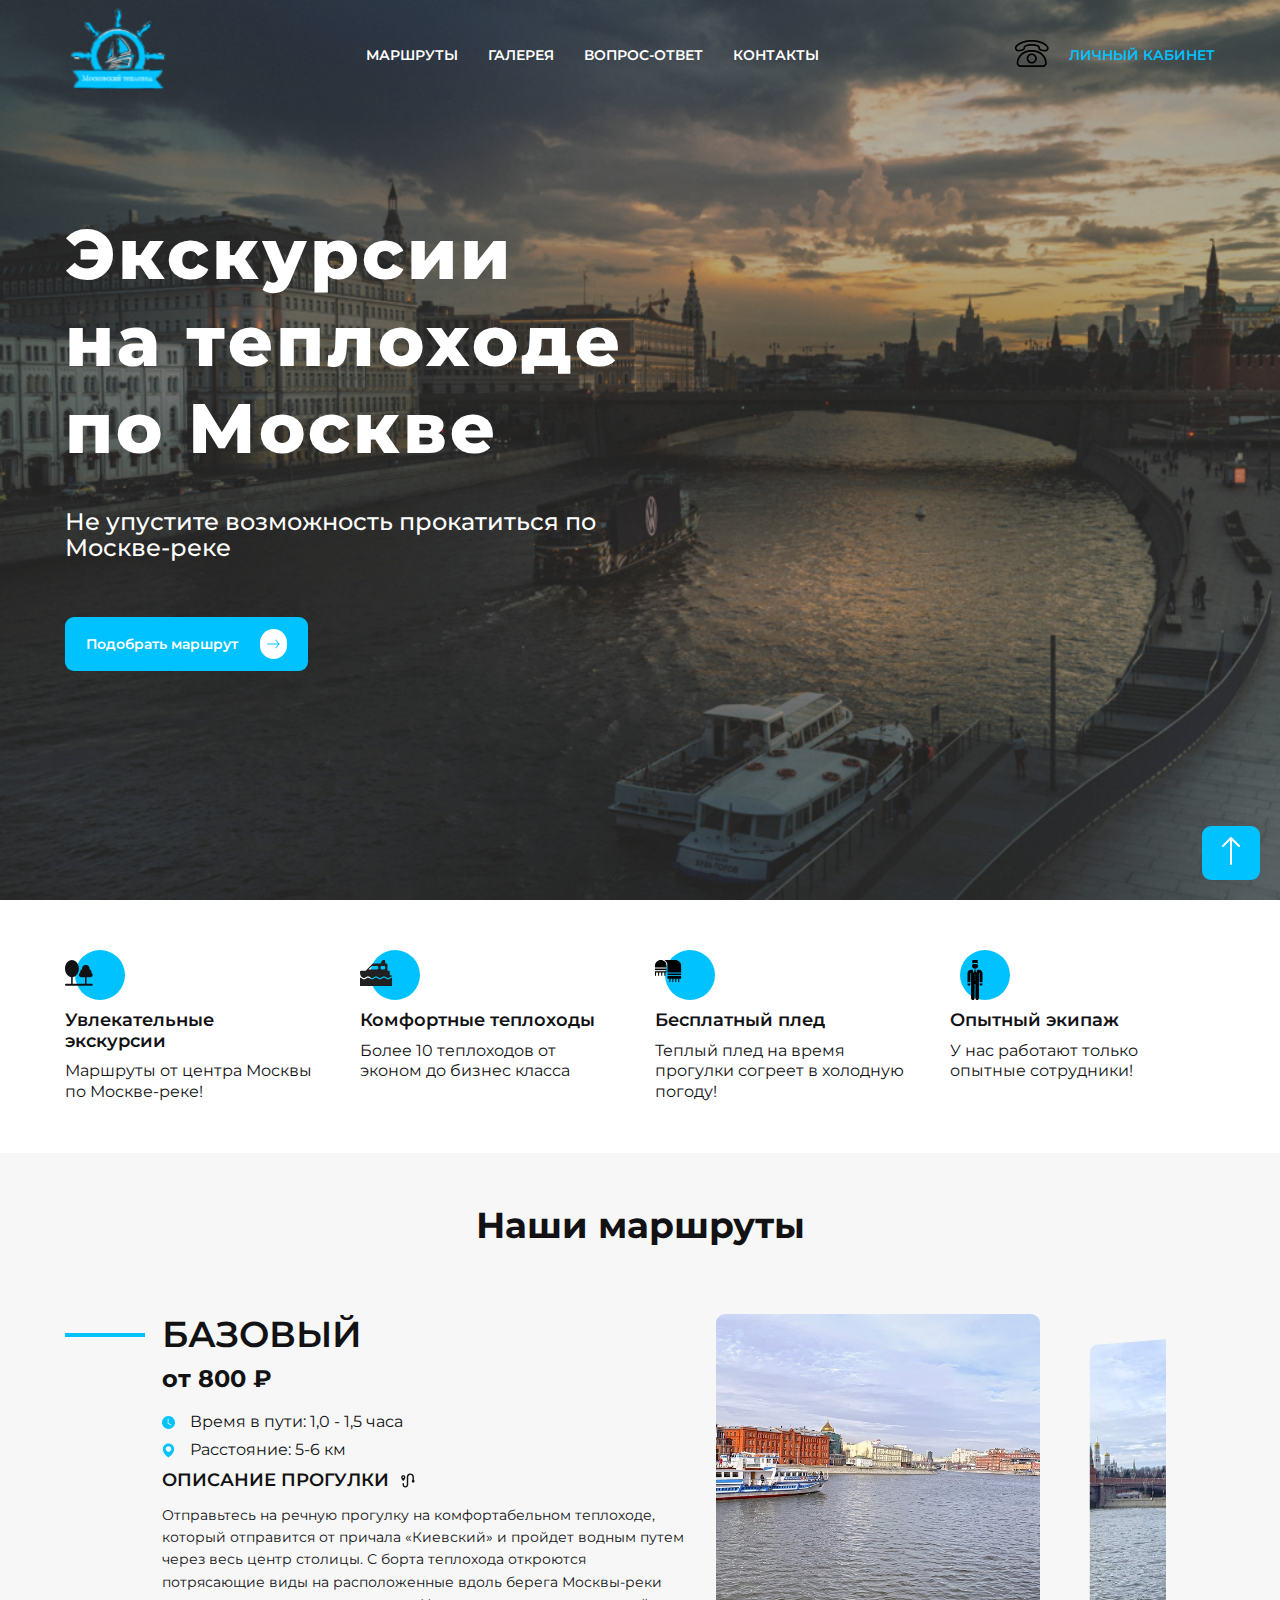
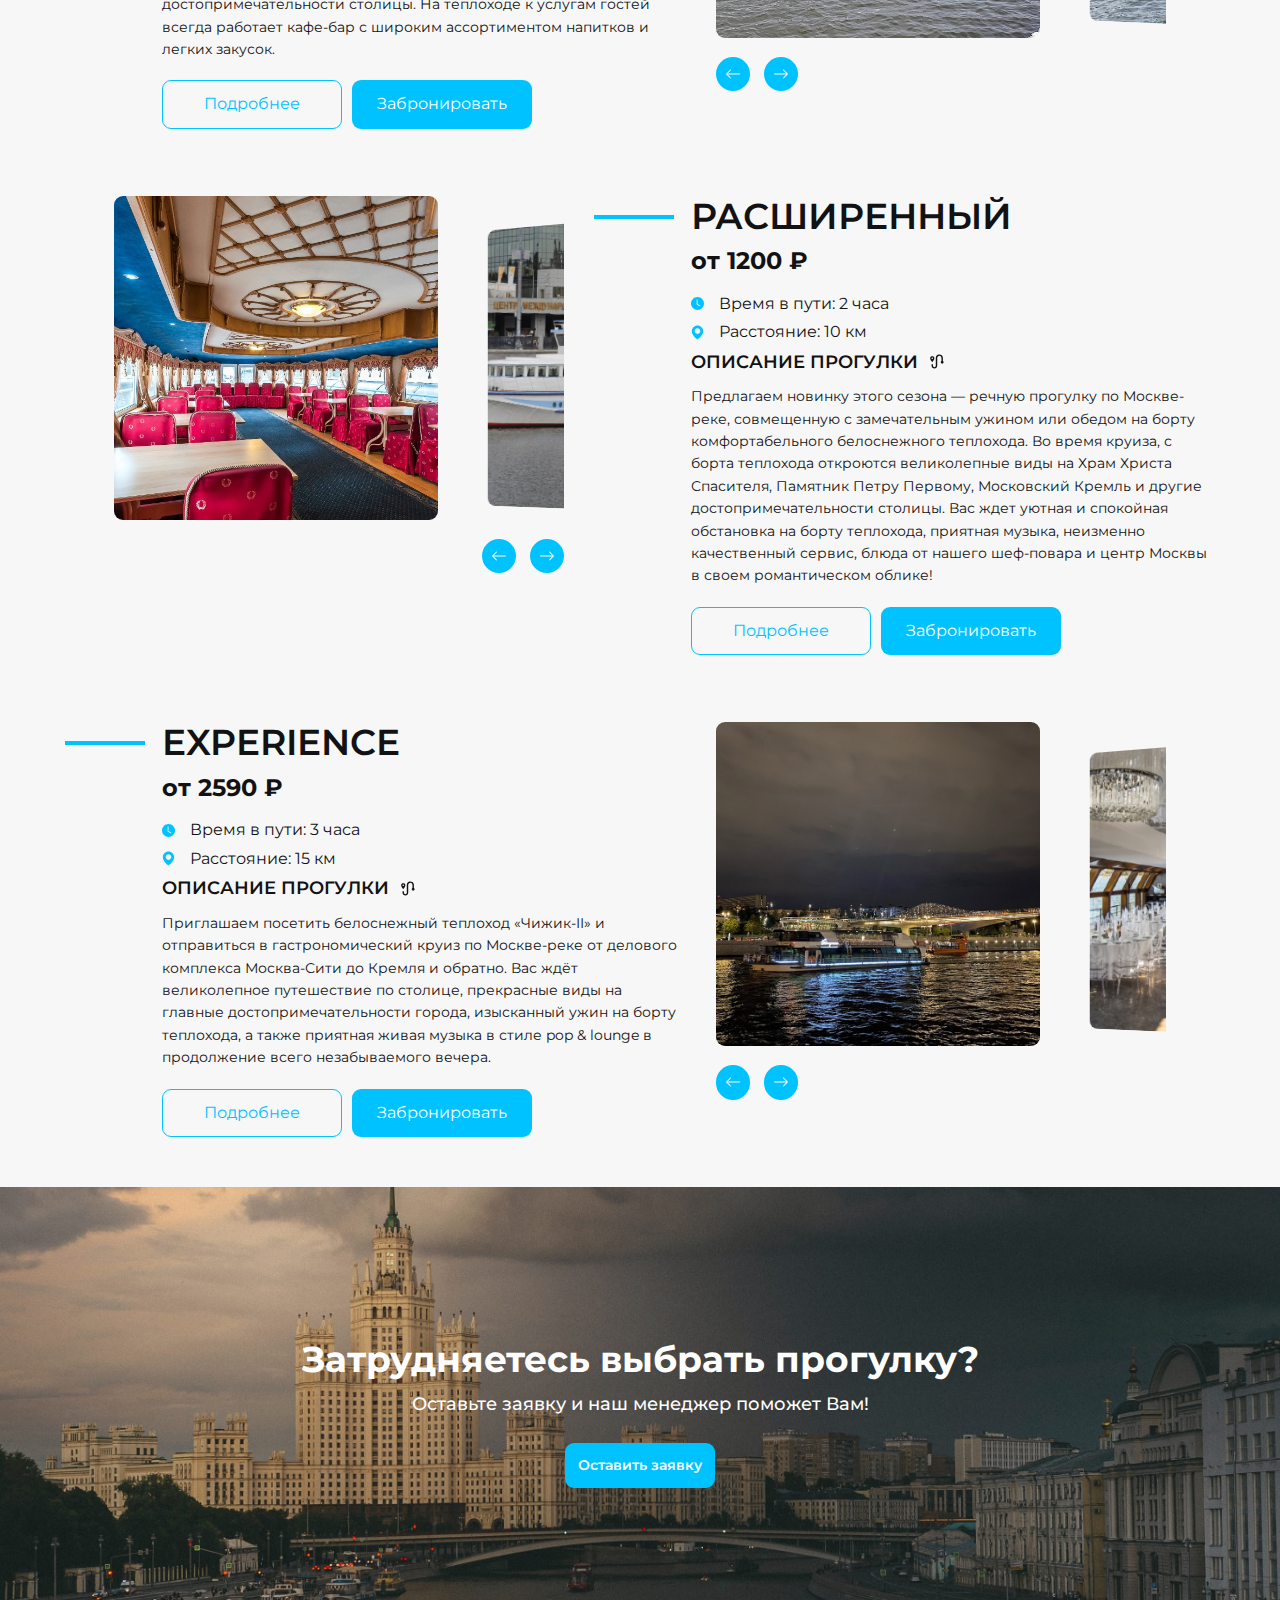
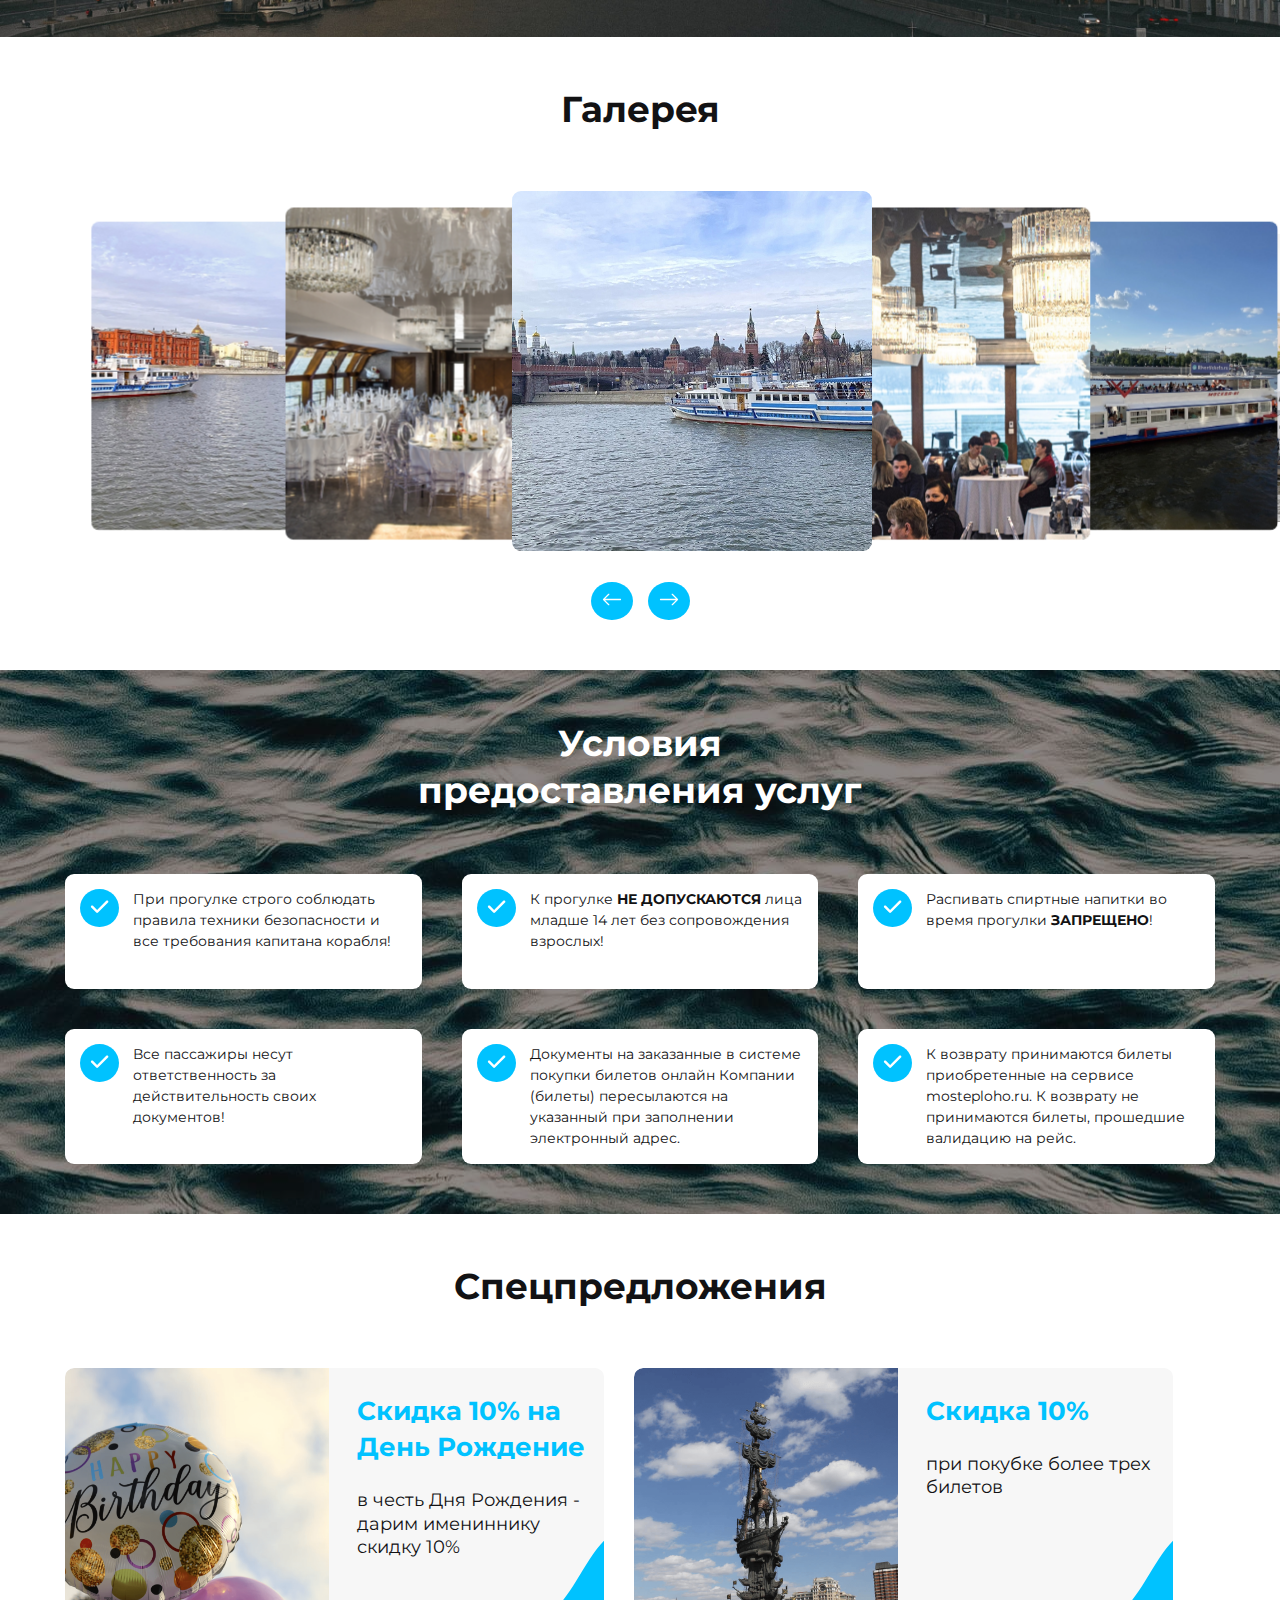
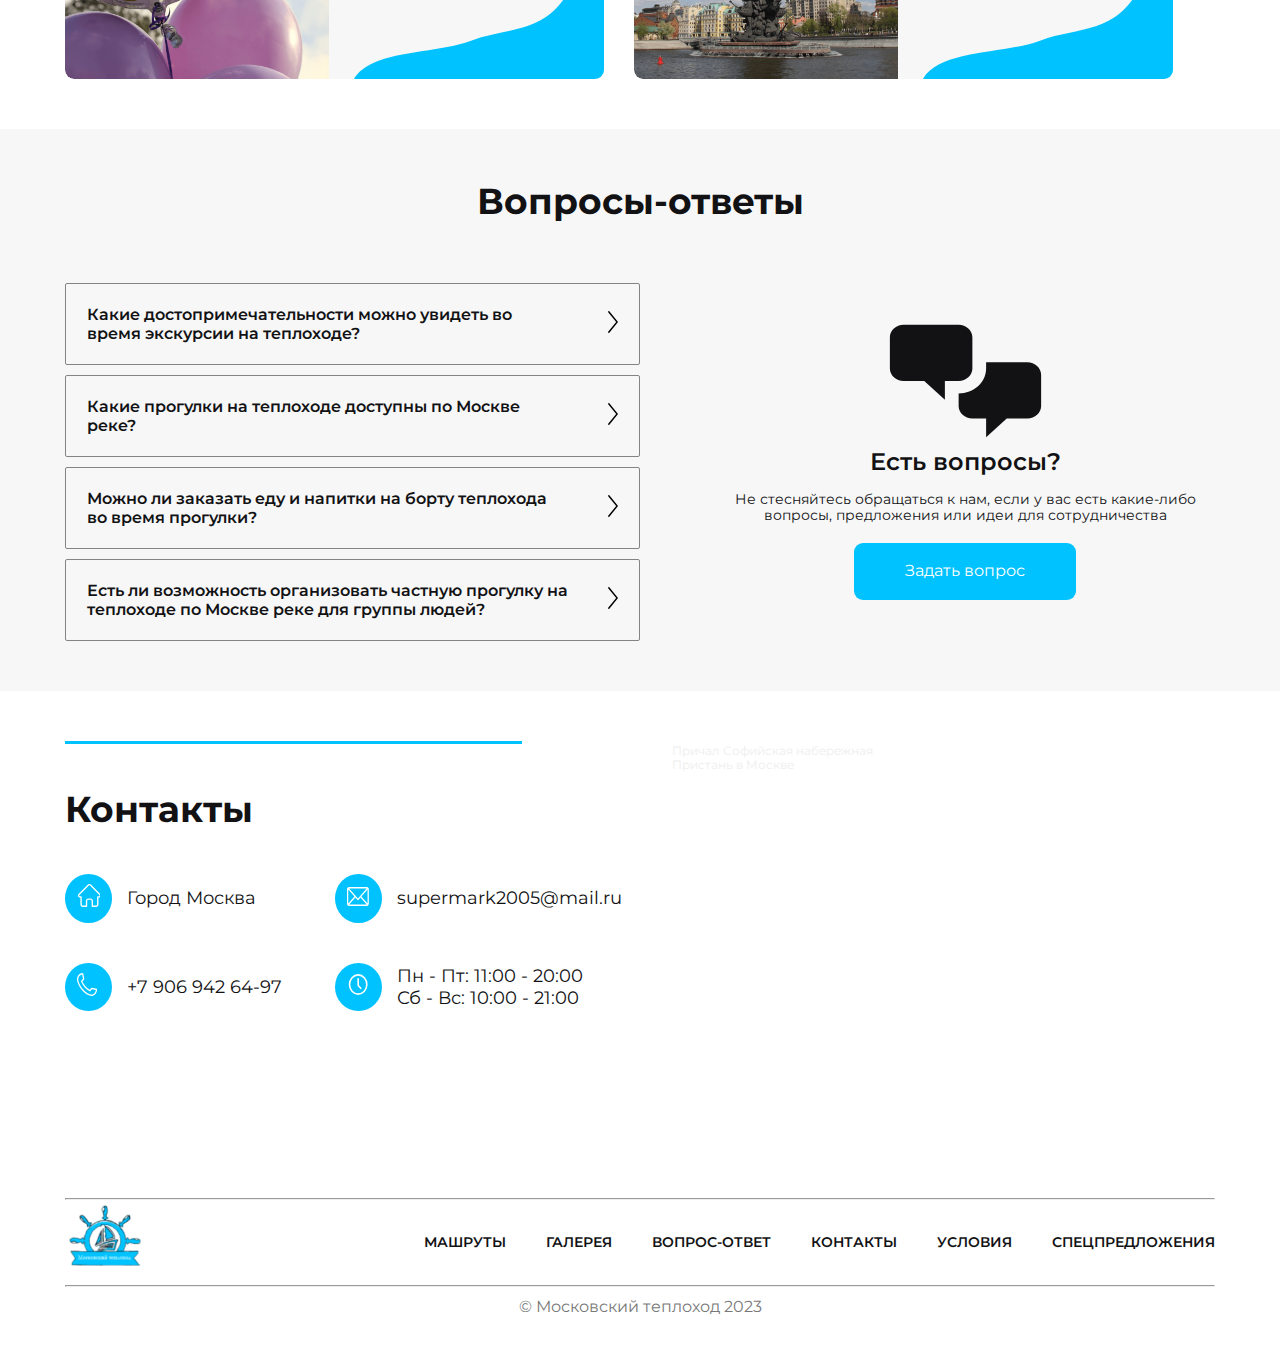
<file: index.html>
<!DOCTYPE html>
<html lang="ru">
  <head>
    <meta charset="UTF-8" />
    <meta name="viewport" content="width=device-width, initial-scale=1.0" />
    <link rel="stylesheet" href="./css/normalize.css" />
    <link rel="stylesheet" href="./css/swiper-bundle.min.css" />
    <link rel="stylesheet" href="./css/style.css" />
    <link rel="icon" href="favicon.ico" type="image/x-icon" />
    <script src="./js/script.js" defer></script>
    <title>Московский Теплоход</title>
  </head>
  <body>
    <header class="header" id="header">
      <div class="container">
        <div class="navbar-mobile">
          <ul class="navbar-mobile-menu">
            <li class="navbar-menu-item">
              <a href="#routes" class="navbar-menu-link">Маршруты </a>
              <svg width="9" height="15" class="mobile-svg">
                <use href="./img/sprites.svg#mobile-arrow"></use>
              </svg>
            </li>
            <li class="navbar-menu-item">
              <a href="#gallery" class="navbar-menu-link">Галерея</a>
              <svg width="9" height="15" class="mobile-svg">
                <use href="./img/sprites.svg#mobile-arrow"></use>
              </svg>
            </li>
            <li class="navbar-menu-item">
              <a href="#questions" class="navbar-menu-link">вопрос-ответ</a>
              <svg width="9" height="15" class="mobile-svg">
                <use href="./img/sprites.svg#mobile-arrow"></use>
              </svg>
            </li>
            <li class="navbar-menu-item">
              <a href="#contacts" class="navbar-menu-link">Контакты</a>
              <svg width="9" height="15" class="mobile-svg">
                <use href="./img/sprites.svg#mobile-arrow"></use>
              </svg>
            </li>
            <li class="navbar-menu-item">
              <a href="#conditions" class="navbar-menu-link">Условия</a>
              <svg width="9" height="15" class="mobile-svg">
                <use href="./img/sprites.svg#mobile-arrow"></use>
              </svg>
            </li>
            <li class="navbar-menu-item">
              <a href="#offers" class="navbar-menu-link">Спецпредложения</a>
              <svg width="9" height="15" class="mobile-svg">
                <use href="./img/sprites.svg#mobile-arrow"></use>
              </svg>
            </li>
            <div class="navbar-menu-bottom">
              <a href="./account.html" class="navbar-menu-account"
                >Личный кабинет</a
              >
              <a href="tel:+79069426497" class="navbar-menu-phone">
                <svg width="20" height="20" class="mobile-svg">
                  <use href="./img/sprites.svg#modal-tel"></use>
                </svg>
                +7 906 942 64 97
              </a>
            </div>
          </ul>
          <!-- /.navbar-menu -->
        </div>
        <div class="navbar">
          <a href="./" class="navbar-logo">
            <img src="./img/png/logo.png" alt="logo" class="navbar-logo" />
          </a>
          <ul class="navbar-menu">
            <li class="navbar-menu-item">
              <a href="#routes" class="navbar-menu-link">Маршруты</a>
            </li>
            <li class="navbar-menu-item">
              <a href="#gallery" class="navbar-menu-link">галерея</a>
            </li>
            <li class="navbar-menu-item">
              <a href="#questions" class="navbar-menu-link">вопрос-ответ</a>
            </li>
            <li class="navbar-menu-item">
              <a href="#contacts" class="navbar-menu-link">контакты</a>
            </li>
          </ul>
          <!-- /.navbar-menu -->
          <div class="navbar-link">
            <a href="tel:+79069426497" class="navbar-link-button">
              <svg width="35" height="27" class="phone-svg">
                <use href="./img/sprites.svg#phone"></use>
              </svg>
            </a>
            <a href="./login.html" class="navbar-link-account"
              >Личный кабинет</a
            >
          </div>
          <a href="#" class="navbar-menu-toggle">
            <div class="navbar-menu-line"></div>
            <div class="navbar-menu-line"></div>
            <div class="navbar-menu-line"></div>
          </a>
        </div>
        <!-- /.navbar -->
        <div class="header-content">
          <h1 class="header-content-title">Экскурсии на теплоходе по Москве</h1>
          <p class="header-content-text">
            Не упустите возможность прокатиться по Москве-реке
          </p>
          <a href="#routes" class="button header-content-button"
            >Подобрать маршрут
            <span class="header-content-button-svg">
              <svg width="13" height="10" class="arrow">
                <use href="./img/sprites.svg#arrow"></use>
              </svg>
            </span>
          </a>
        </div>
        <!-- /.header-content -->
      </div>
      <!-- /.container -->
    </header>
    <!-- /.header -->
    <section class="section advantages">
      <div class="container">
        <div class="advantages-wrapper">
          <div class="advantages-card">
            <svg width="28" height="26" class="advantages-card-svg">
              <use href="./img/sprites.svg#tree"></use>
            </svg>
            <div class="ellipse"></div>
            <h3 class="advantages-card-title">Увлекательные экскурсии</h3>
            <p class="advantages-card-text">
              Маршруты от центра Москвы по Москве-реке!
            </p>
          </div>
          <div class="advantages-card">
            <svg width="33" height="26" class="advantages-card-svg">
              <use href="./img/sprites.svg#boat"></use>
            </svg>
            <div class="ellipse"></div>
            <h3 class="advantages-card-title">Комфортные теплоходы</h3>
            <p class="advantages-card-text">
              Более 10 теплоходов от эконом до бизнес класса
            </p>
          </div>
          <div class="advantages-card">
            <svg width="27" height="23" class="advantages-card-svg">
              <use href="./img/sprites.svg#blanket"></use>
            </svg>
            <div class="ellipse"></div>
            <h3 class="advantages-card-title">Бесплатный плед</h3>
            <p class="advantages-card-text">
              Теплый плед на время прогулки согреет в холодную погоду!
            </p>
          </div>
          <div class="advantages-card">
            <svg width="50" height="40" class="advantages-card-svg">
              <use href="./img/sprites.svg#staff"></use>
            </svg>
            <div class="ellipse"></div>
            <h3 class="advantages-card-title">Опытный экипаж</h3>
            <p class="advantages-card-text">
              У нас работают только опытные сотрудники!
            </p>
          </div>
        </div>
        <!-- /.advantages-wrapper -->
      </div>
      <!-- /.container -->
    </section>
    <!-- /.section advantages -->
    <section id="routes" class="section routes">
      <div class="container">
        <h2 class="section-title routes-title">Наши маршруты</h2>
        <div class="routes-wrapper">
          <div class="route">
            <div class="route-line"></div>
            <div class="route-text">
              <h3 class="route-text-title">БАЗОВЫЙ</h3>
              <h4 class="route-text-price">от 800 ₽</h4>
              <div class="route-text-info">
                <svg width="13" height="13" class="route-text-svg">
                  <use href="./img/sprites.svg#clock"></use>
                </svg>
                <p class="route-text-info-title">
                  Время в пути:
                  <span class="route-text-info-span">1,0 - 1,5 часа</span>
                </p>
              </div>
              <div class="route-text-info">
                <svg width="13" height="15" class="route-text-svg">
                  <use href="./img/sprites.svg#map"></use>
                </svg>
                <p class="route-text-info-title">
                  Расстояние: <span class="route-text-info-span">5-6 км</span>
                </p>
              </div>
              <h4 class="route-subtitle">
                Описание Прогулки
                <svg width="17" height="17" class="route-subtitle-svg">
                  <use href="./img/sprites.svg#route"></use>
                </svg>
              </h4>
              <p class="route-subtext">
                Отправьтесь на речную прогулку на комфортабельном теплоходе,
                который отправится от причала «Киевский» и пройдет водным путем
                через весь центр столицы. С борта теплохода откроются
                потрясающие виды на расположенные вдоль берега Москвы-реки
                достопримечательности столицы. На теплоходе к услугам гостей
                всегда работает кафе-бар с широким ассортиментом напитков и
                легких закусок.
              </p>
              <div class="route-button">
                <a
                  href="./excursion-base.html"
                  class="button button-primary route-button-primary"
                  >Подробнее</a
                >
                <a
                  href="./excursion-base.html#schedule"
                  class="button route-button-basic"
                  >Забронировать</a
                >
              </div>
            </div>
          </div>
          <!-- /.route -->
          <!-- Slider main container -->
          <div class="swiper swiper-route">
            <!-- Additional required wrapper -->
            <div class="swiper-wrapper swiper-route-wrapper">
              <!-- Slides -->
              <div class="swiper-slide swiper-route-slider">
                <img
                  src="./img/png/slide-base-1.jpg"
                  alt=""
                  class="swiper-route-image"
                />
              </div>
              <div class="swiper-slide swiper-route-slider">
                <img
                  src="./img/png/slide-base-2.jpg"
                  alt=""
                  class="swiper-route-image"
                />
              </div>
              <div class="swiper-slide swiper-route-slider">
                <img
                  src="./img/png/slide-base-3.jpg"
                  alt=""
                  class="swiper-route-image"
                />
              </div>
              <div class="swiper-slide swiper-route-slider">
                <img
                  src="./img/png/slide-base-4.jpg"
                  alt=""
                  class="swiper-route-image"
                />
              </div>
              <div class="swiper-slide swiper-route-slider">
                <img
                  src="./img/png/slide-base-5.jpg"
                  alt=""
                  class="swiper-route-image"
                />
              </div>
            </div>
            <!-- If we need navigation buttons -->
            <div class="slider-button">
              <div class="slider-button-prev">
                <svg width="14" height="10" class="slider-svg">
                  <use href="./img/sprites.svg#slider-arrow-left"></use>
                </svg>
              </div>
              <div class="slider-button-next">
                <svg width="14" height="10" class="slider-svg">
                  <use href="./img/sprites.svg#slider-arrow-right"></use>
                </svg>
              </div>
            </div>
          </div>
        </div>
        <div class="routes-wrapper routes-wrapper-reverse">
          <div class="route">
            <div class="route-line"></div>
            <div class="route-text">
              <h3 class="route-text-title">РАСШИРЕННЫЙ</h3>
              <h4 class="route-text-price">от 1200 ₽</h4>
              <div class="route-text-info">
                <svg width="13" height="13" class="route-text-svg">
                  <use href="./img/sprites.svg#clock"></use>
                </svg>
                <p class="route-text-info-title">
                  Время в пути:
                  <span class="route-text-info-span">2 часа</span>
                </p>
              </div>
              <div class="route-text-info">
                <svg width="13" height="15" class="route-text-svg">
                  <use href="./img/sprites.svg#map"></use>
                </svg>
                <p class="route-text-info-title">
                  Расстояние: <span class="route-text-info-span">10 км</span>
                </p>
              </div>
              <h4 class="route-subtitle">
                Описание Прогулки
                <svg width="17" height="17" class="route-subtitle-svg">
                  <use href="./img/sprites.svg#route"></use>
                </svg>
              </h4>
              <p class="route-subtext">
                Предлагаем новинку этого сезона — речную прогулку по
                Москве-реке, совмещенную с замечательным ужином или обедом на
                борту комфортабельного белоснежного теплохода. Во время круиза,
                с борта теплохода откроются великолепные виды на Храм Христа
                Спасителя, Памятник Петру Первому, Московский Кремль и другие
                достопримечательности столицы. Вас ждет уютная и спокойная
                обстановка на борту теплохода, приятная музыка, неизменно
                качественный сервис, блюда от нашего шеф-повара и центр Москвы в
                своем романтическом облике!
              </p>
              <div class="route-button">
                <a
                  href="./excursion-extended.html"
                  class="button button-primary route-button-primary"
                  >Подробнее</a
                >
                <a
                  href="./excursion-extended.html#schedule"
                  class="button route-button-basic"
                  >Забронировать</a
                >
              </div>
            </div>
          </div>
          <!-- /.route -->
          <!-- Slider main container -->
          <div class="swiper swiper-route">
            <!-- Additional required wrapper -->
            <div class="swiper-wrapper swiper-route-wrapper">
              <!-- Slides -->
              <div class="swiper-slide swiper-route-slider">
                <img
                  src="./img/png/slide-extended-1.jpg"
                  alt=""
                  class="swiper-route-image"
                />
              </div>
              <div class="swiper-slide swiper-route-slider">
                <img
                  src="./img/png/slide-extended-2.jpg"
                  alt=""
                  class="swiper-route-image"
                />
              </div>
              <div class="swiper-slide swiper-route-slider">
                <img
                  src="./img/png/slide-extended-3.jpg"
                  alt=""
                  class="swiper-route-image"
                />
              </div>
              <div class="swiper-slide swiper-route-slider">
                <img
                  src="./img/png/slide-extended-4.jpg"
                  alt=""
                  class="swiper-route-image"
                />
              </div>
              <div class="swiper-slide swiper-route-slider">
                <img
                  src="./img/png/slide-extended-5.jpg"
                  alt=""
                  class="swiper-route-image"
                />
              </div>
            </div>
            <!-- If we need navigation buttons -->
            <div class="slider-button slider-button-reverse">
              <div class="slider-button-prev">
                <svg width="14" height="10" class="slider-svg">
                  <use href="./img/sprites.svg#slider-arrow-left"></use>
                </svg>
              </div>
              <div class="slider-button-next">
                <svg width="14" height="10" class="slider-svg">
                  <use href="./img/sprites.svg#slider-arrow-right"></use>
                </svg>
              </div>
            </div>
          </div>
        </div>
        <div class="routes-wrapper">
          <div class="route">
            <div class="route-line"></div>
            <div class="route-text">
              <h3 class="route-text-title">Experience</h3>
              <h4 class="route-text-price">от 2590 ₽</h4>
              <div class="route-text-info">
                <svg width="13" height="13" class="route-text-svg">
                  <use href="./img/sprites.svg#clock"></use>
                </svg>
                <p class="route-text-info-title">
                  Время в пути:
                  <span class="route-text-info-span">3 часа</span>
                </p>
              </div>
              <div class="route-text-info">
                <svg width="13" height="15" class="route-text-svg">
                  <use href="./img/sprites.svg#map"></use>
                </svg>
                <p class="route-text-info-title">
                  Расстояние: <span class="route-text-info-span">15 км</span>
                </p>
              </div>
              <h4 class="route-subtitle">
                Описание Прогулки
                <svg width="17" height="17" class="route-subtitle-svg">
                  <use href="./img/sprites.svg#route"></use>
                </svg>
              </h4>
              <p class="route-subtext">
                Приглашаем посетить белоснежный теплоход «Чижик-II» и
                отправиться в гастрономический круиз по Москве-реке от делового
                комплекса Москва-Сити до Кремля и обратно. Вас ждёт великолепное
                путешествие по столице, прекрасные виды на главные
                достопримечательности города, изысканный ужин на борту
                теплохода, а также приятная живая музыка в стиле pop & lounge в
                продолжение всего незабываемого вечера.
              </p>
              <div class="route-button">
                <a
                  href="./excursion-exp.html"
                  class="button button-primary route-button-primary"
                  >Подробнее</a
                >
                <a
                  href="./excursion-exp.html#schedule"
                  class="button route-button-basic"
                  >Забронировать</a
                >
              </div>
            </div>
          </div>
          <!-- /.route -->
          <!-- Slider main container -->
          <div class="swiper swiper-route">
            <!-- Additional required wrapper -->
            <div class="swiper-wrapper swiper-route-wrapper">
              <!-- Slides -->
              <div class="swiper-slide swiper-route-slider">
                <img
                  src="./img/png/slide-exp-1.jpg"
                  alt=""
                  class="swiper-route-image"
                />
              </div>
              <div class="swiper-slide swiper-route-slider">
                <img
                  src="./img/png/slide-exp-2.jpg"
                  alt=""
                  class="swiper-route-image"
                />
              </div>
              <div class="swiper-slide swiper-route-slider">
                <img
                  src="./img/png/slide-exp-3.jpg"
                  alt=""
                  class="swiper-route-image"
                />
              </div>
              <div class="swiper-slide swiper-route-slider">
                <img
                  src="./img/png/slide-exp-4.jpg"
                  alt=""
                  class="swiper-route-image"
                />
              </div>
              <div class="swiper-slide swiper-route-slider">
                <img
                  src="./img/png/slide-exp-5.jpg"
                  alt=""
                  class="swiper-route-image"
                />
              </div>
            </div>
            <!-- If we need navigation buttons -->
            <div class="slider-button">
              <div class="slider-button-prev">
                <svg width="14" height="10" class="slider-svg">
                  <use href="./img/sprites.svg#slider-arrow-left"></use>
                </svg>
              </div>
              <div class="slider-button-next">
                <svg width="14" height="10" class="slider-svg">
                  <use href="./img/sprites.svg#slider-arrow-right"></use>
                </svg>
              </div>
            </div>
          </div>
        </div>
      </div>
      <!-- /.container -->
    </section>
    <!-- /.section routes -->
    <section id="help" class="section help">
      <div class="container">
        <div class="help-wrapper">
          <h2 class="help-title">Затрудняетесь выбрать прогулку?</h2>
          <p class="help-text">Оставьте заявку и наш менеджер поможет Вам!</p>
          <a href="#" class="button help-button">Оставить заявку</a>
        </div>
        <!-- /.help-wrapper -->
      </div>
      <!-- /.container -->
    </section>
    <!-- /.section help -->
    <section id="gallery" class="section gallery">
      <h2 class="section-title gallery-title">Галерея</h2>
      <!-- Slider main container -->
      <div class="swiper swiper-gallery">
        <!-- Additional required wrapper -->
        <div class="swiper-wrapper swiper-gallery-wrapper">
          <!-- Slides -->
          <div class="swiper-slide swiper-gallery-slide">
            <img
              src="./img/png/slide-base-1.jpg"
              alt="slide-gallery"
              class="swiper-gallery-image"
            />
          </div>
          <div class="swiper-slide swiper-gallery-slide">
            <img
              src="./img/png/slide-exp-2.jpg"
              alt="slide-gallery"
              class="swiper-gallery-image"
            />
          </div>
          <div class="swiper-slide swiper-gallery-slide">
            <img
              src="./img/png/slide-base-2.jpg"
              alt="slide-gallery"
              class="swiper-gallery-image"
            />
          </div>
          <div class="swiper-slide swiper-gallery-slide">
            <img
              src="./img/png/slide-exp-3.jpg"
              alt="slide-gallery"
              class="swiper-gallery-image"
            />
          </div>
          <div class="swiper-slide swiper-gallery-slide">
            <img
              src="./img/png/slide-base-3.jpg"
              alt="slide-gallery"
              class="swiper-gallery-image"
            />
          </div>
          <div class="swiper-slide swiper-gallery-slide">
            <img
              src="./img/png/slide-exp-4.jpg"
              alt="slide-gallery"
              class="swiper-gallery-image"
            />
          </div>
          <div class="swiper-slide swiper-gallery-slide">
            <img
              src="./img/png/slide-extended-1.jpg"
              alt="slide-gallery"
              class="swiper-gallery-image"
            />
          </div>
          <div class="swiper-slide swiper-gallery-slide">
            <img
              src="./img/png/slide-extended-2.jpg"
              alt="slide-gallery"
              class="swiper-gallery-image"
            />
          </div>
          <div class="swiper-slide swiper-gallery-slide">
            <img
              src="./img/png/slide-extended-4.jpg"
              alt="slide-gallery"
              class="swiper-gallery-image"
            />
          </div>
        </div>
        <!-- If we need navigation buttons -->
        <div class="gallery-button">
          <div class="gallery-btn gallery-button-prev">
            <svg width="20" height="13" class="gallery-svg">
              <use href="./img/sprites.svg#slider-arrow-left"></use>
            </svg>
          </div>
          <div class="gallery-btn gallery-button-next">
            <svg width="20" height="13" class="gallery-svg">
              <use href="./img/sprites.svg#slider-arrow-right"></use>
            </svg>
          </div>
        </div>
      </div>
    </section>
    <!-- /.section gallery -->
    <section id="conditions" class="section conditions">
      <div class="container">
        <h2 class="section-title conditions-title">
          Условия предоставления услуг
        </h2>
        <div class="conditions-wrapper">
          <div class="conditions-card">
            <div class="conditions-card-svg">
              <svg width="19" height="13" class="conditions-svg">
                <use href="./img/sprites.svg#check"></use>
              </svg>
            </div>
            <p class="conditions-card-text">
              При прогулке строго соблюдать правила техники безопасности и все
              требования капитана корабля!
            </p>
          </div>
          <div class="conditions-card">
            <div class="conditions-card-svg">
              <svg width="19" height="13" class="conditions-svg">
                <use href="./img/sprites.svg#check"></use>
              </svg>
            </div>
            <p class="conditions-card-text">
              К прогулке <span>НЕ ДОПУСКАЮТСЯ</span> лица младше 14 лет без
              сопровождения взрослых!
            </p>
          </div>
          <div class="conditions-card">
            <div class="conditions-card-svg">
              <svg width="19" height="13" class="conditions-svg">
                <use href="./img/sprites.svg#check"></use>
              </svg>
            </div>
            <p class="conditions-card-text">
              Распивать спиртные напитки во время прогулки
              <span>ЗАПРЕЩЕНО</span>!
            </p>
          </div>
          <div class="conditions-card">
            <div class="conditions-card-svg">
              <svg width="19" height="13" class="conditions-svg">
                <use href="./img/sprites.svg#check"></use>
              </svg>
            </div>
            <p class="conditions-card-text">
              Все пассажиры несут ответственность за действительность своих
              документов!
            </p>
          </div>
          <div class="conditions-card">
            <div class="conditions-card-svg">
              <svg width="19" height="13" class="conditions-svg">
                <use href="./img/sprites.svg#check"></use>
              </svg>
            </div>
            <p class="conditions-card-text">
              Документы на заказанные в системе покупки билетов онлайн Компании
              (билеты) пересылаются на указанный при заполнении электронный
              адрес.
            </p>
          </div>
          <div class="conditions-card">
            <div class="conditions-card-svg">
              <svg width="19" height="13" class="conditions-svg">
                <use href="./img/sprites.svg#check"></use>
              </svg>
            </div>
            <p class="conditions-card-text">
              К возврату принимаются билеты приобретенные на сервисе
              mosteploho.ru. К возврату не принимаются билеты, прошедшие
              валидацию на рейс.
            </p>
          </div>
        </div>
        <!-- /.conditions-wrapper -->
      </div>
      <!-- /.container -->
    </section>
    <!-- /.section conditions -->
    <section id="offers" class="section offers">
      <div class="container">
        <h2 class="section-title offers-title">Спецпредложения</h2>
        <div class="offers-wrapper">
          <div class="offers-card">
            <img
              src="./img/png/offers-1.png"
              alt="offers-1"
              class="offers-card-image"
            />
            <div class="offers-card-text">
              <h3 class="offers-card-text-title">
                Скидка 10% на День Рождение
              </h3>
              <p class="offers-card-text-subtitle">
                в честь Дня Рождения - дарим имениннику скидку 10%
              </p>
            </div>
            <div class="offers-card-svg">
              <svg class="offers-svg">
                <use href="./img/sprites.svg#offers"></use>
              </svg>
            </div>
          </div>
          <div class="offers-card">
            <img
              src="./img/png/offers-2.png"
              alt="offers-2"
              class="offers-card-image"
            />
            <div class="offers-card-text">
              <h3 class="offers-card-text-title">Скидка 10%</h3>
              <p class="offers-card-text-subtitle">
                при покубке более трех билетов
              </p>
            </div>
            <div class="offers-card-svg">
              <svg class="offers-svg">
                <use href="./img/sprites.svg#offers"></use>
              </svg>
            </div>
          </div>
        </div>
        <!-- /.offers-wrapper -->
      </div>
      <!-- /.container -->
    </section>
    <!-- /.section offers -->
    <section id="questions" class="section questions">
      <div class="container">
        <h2 class="section-title questions-title">Вопросы-ответы</h2>
        <div class="questions-wrapper">
          <div class="questions-text">
            <a href="#" class="questions-text-card">
              <div class="questions-text-card-visible">
                <h3 class="questions-text-card-title">
                  Какие достопримечательности можно увидеть во время экскурсии
                  на теплоходе?
                </h3>
                <div class="questions-svg">
                  <svg width="10" height="22" class="quest-svg">
                    <use href="./img/sprites.svg#arrow-questions"></use>
                  </svg>
                </div>
              </div>
              <p class="questions-text-card-hidden">
                Во время прогулки на теплоходе по Москве реке можно увидеть
                множество достопримечательностей, таких как Кремль, Собор
                Василия Блаженного, Петровский парк и многие другие.
              </p>
            </a>
            <a href="#" class="questions-text-card">
              <div class="questions-text-card-visible">
                <h3 class="questions-text-card-title">
                  Какие прогулки на теплоходе доступны по Москве реке?
                </h3>
                <div class="questions-svg">
                  <svg width="10" height="22" class="quest-svg">
                    <use href="./img/sprites.svg#arrow-questions"></use>
                  </svg>
                </div>
              </div>
              <p class="questions-text-card-hidden">
                На сайте представлены различные варианты прогулок на теплоходе
                по Москве реке, включая краткие экскурсии и длительные круизы.
              </p>
            </a>
            <a href="#" class="questions-text-card">
              <div class="questions-text-card-visible">
                <h3 class="questions-text-card-title">
                  Можно ли заказать еду и напитки на борту теплохода во время
                  прогулки?
                </h3>
                <div class="questions-svg">
                  <svg width="10" height="22" class="quest-svg">
                    <use href="./img/sprites.svg#arrow-questions"></use>
                  </svg>
                </div>
              </div>
              <p class="questions-text-card-hidden">
                Да, на борту теплохода можно заказать еду и напитки во время
                прогулки.
              </p>
            </a>
            <a href="#" class="questions-text-card">
              <div class="questions-text-card-visible">
                <h3 class="questions-text-card-title">
                  Есть ли возможность организовать частную прогулку на теплоходе
                  по Москве реке для группы людей?
                </h3>
                <div class="questions-svg">
                  <svg width="10" height="22" class="quest-svg">
                    <use href="./img/sprites.svg#arrow-questions"></use>
                  </svg>
                </div>
              </div>
              <p class="questions-text-card-hidden">
                Да, есть возможность организовать частную прогулку на теплоходе
                по Москве реке для группы людей. Дополнительная информация и
                условия доступны на сайте.
              </p>
            </a>
          </div>
          <!-- /.questions-text -->
          <div class="questions-asking">
            <svg width="153" height="114">
              <use href="./img/sprites.svg#question"></use>
            </svg>
            <h3 class="questions-asking-title">Есть вопросы?</h3>
            <p class="questions-asking-text">
              Не стесняйтесь обращаться к нам, если у вас есть какие-либо
              вопросы, предложения или идеи для сотрудничества
            </p>
            <a href="#" class="button questions-asking-button">Задать вопрос</a>
          </div>
          <!-- /.questions-asking -->
        </div>
        <!-- /.questions-wrapper -->
      </div>
      <!-- /.container -->
    </section>
    <!-- /.section questions -->
    <section id="contacts" class="section contacts">
      <div class="container">
        <div class="seporator"></div>
        <div class="contacts-wrapper">
          <div class="contacts-info">
            <h2 class="contacts-title">Контакты</h2>
            <ul class="contacts-list">
              <li class="contacts-list-item">
                <div class="contacts-list-svg">
                  <svg width="23" height="23">
                    <use href="./img/sprites.svg#house"></use>
                  </svg>
                </div>
                Город Москва
              </li>
              <li class="contacts-list-item">
                <div class="contacts-list-svg">
                  <svg width="23" height="23">
                    <use href="./img/sprites.svg#email"></use>
                  </svg>
                </div>
                <a
                  href="mailto:supermark2005@mail.ru"
                  class="contacts-list-link"
                  >supermark2005@mail.ru</a
                >
              </li>
              <li class="contacts-list-item">
                <div class="contacts-list-svg">
                  <svg width="23" height="23">
                    <use href="./img/sprites.svg#tel"></use>
                  </svg>
                </div>
                <a href="tel:+79069426497" class="contacts-list-link"
                  >+7 906 942 64-97</a
                >
              </li>
              <li class="contacts-list-item">
                <div class="contacts-list-svg">
                  <svg width="23" height="23">
                    <use href="./img/sprites.svg#time"></use>
                  </svg>
                </div>
                Пн - Пт: 11:00 - 20:00 <br />
                Сб - Вс: 10:00 - 21:00
              </li>
            </ul>
          </div>
          <!-- /.contacts-info -->
          <div
            style="position: relative; overflow: hidden"
            class="contacts-map"
          >
            <a
              href="https://yandex.ru/maps/org/prichal_sofiyskaya_naberezhnaya/71421605052/?utm_medium=mapframe&utm_source=maps"
              style="color: #eee; font-size: 12px; position: absolute; top: 0px"
              >Причал Софийская набережная</a
            ><a
              href="https://yandex.ru/maps/213/moscow/category/jetty_/196459817342/?utm_medium=mapframe&utm_source=maps"
              style="
                color: #eee;
                font-size: 12px;
                position: absolute;
                top: 14px;
              "
              >Пристань в Москве</a
            ><iframe
              src="https://yandex.ru/map-widget/v1/?ll=37.616861%2C55.748557&mode=search&oid=71421605052&ol=biz&z=16.94"
              width="560"
              height="400"
              allowfullscreen="true"
              style="position: relative"
              class="maps"
            ></iframe>
          </div>
        </div>
        <!-- /.contacts-wrapper -->
      </div>
      <!-- /.container -->
    </section>
    <!-- /.section contacts -->
    <footer class="footer">
      <div class="container">
        <hr class="footer-seporator" />
        <div class="footer-wrapper">
          <a href="./" class="footer-logo">
            <img src="./img/png/logo.png" alt="logo-footer" />
          </a>
          <ul class="footer-list">
            <li class="footer-list-item">
              <a href="#routes" class="footer-list-item-link">Машруты</a>
            </li>
            <li class="footer-list-item">
              <a href="#gallery" class="footer-list-item-link">Галерея</a>
            </li>
            <li class="footer-list-item">
              <a href="#questions" class="footer-list-item-link"
                >Вопрос-ответ</a
              >
            </li>
            <li class="footer-list-item">
              <a href="#contacts" class="footer-list-item-link">Контакты</a>
            </li>
            <li class="footer-list-item">
              <a href="#conditions" class="footer-list-item-link">Условия</a>
            </li>
            <li class="footer-list-item">
              <a href="#offers" class="footer-list-item-link"
                >Спецпредложения</a
              >
            </li>
          </ul>
        </div>
        <hr class="footer-seporator" />
        <!-- /.footer-wrapper -->
        <span class="footer-copy">&copy; Московский теплоход 2023</span>
      </div>
      <!-- /.container -->
    </footer>
    <!-- /.footer -->
    <a href="#header" class="page-button">
      <svg width="28" height="20" class="page-button-svg">
        <use href="./img/sprites.svg#slider-arrow-left"></use>
      </svg>
    </a>
    <div class="modal modal-application">
      <a href="#" class="modal-application-button">
        <svg width="28" height="20" class="modal-svg">
          <use href="./img/sprites.svg#close"></use>
        </svg>
      </a>
      <form action="#" class="modal-form">
        <h2 class="form-title modal-title">Оставить заявку</h2>
        <div class="modal-form-group">
          <label for="#" class="modal-form-label">Как к Вам обращаться?</label>
          <input type="text" class="input modal-input" />
          <div class="modal-form-svg">
            <svg width="20" height="20">
              <use href="./img/sprites.svg#man"></use>
            </svg>
          </div>
        </div>
        <div class="modal-form-group">
          <label for="#" class="modal-form-label">Телефон или WhatsApp</label>
          <input type="text" class="input modal-input" />
          <div class="modal-form-svg">
            <svg width="20" height="20">
              <use href="./img/sprites.svg#modal-tel"></use>
            </svg>
          </div>
        </div>
        <a href="#" class="button modal-button">Отправить</a>
      </form>
    </div>
    <div class="modal modal-application modal-questions">
      <a href="#" class="modal-application-button questions-close-button">
        <svg width="28" height="20" class="modal-svg">
          <use href="./img/sprites.svg#close"></use>
        </svg>
      </a>
      <form action="#" class="modal-form">
        <h2 class="form-title modal-title">Задайте вопрос</h2>
        <div class="modal-form-group">
          <label for="#" class="modal-form-label">Как Ваc зовут?</label>
          <input type="text" class="input modal-input" />
          <div class="modal-form-svg">
            <svg width="20" height="20">
              <use href="./img/sprites.svg#man"></use>
            </svg>
          </div>
        </div>
        <div class="modal-form-group">
          <label for="#" class="modal-form-label">Ваш вопрос</label>
          <textarea
            name="#"
            cols="30"
            rows="10"
            class="modal-form-textarea"
          ></textarea>
        </div>
        <a href="#" class="button modal-button questions-close-button"
          >Отправить</a
        >
      </form>
    </div>
    <div class="body-dark"></div>
    <script src="./js/swiper-bundle.min.js"></script>
  </body>
</html>
</file>
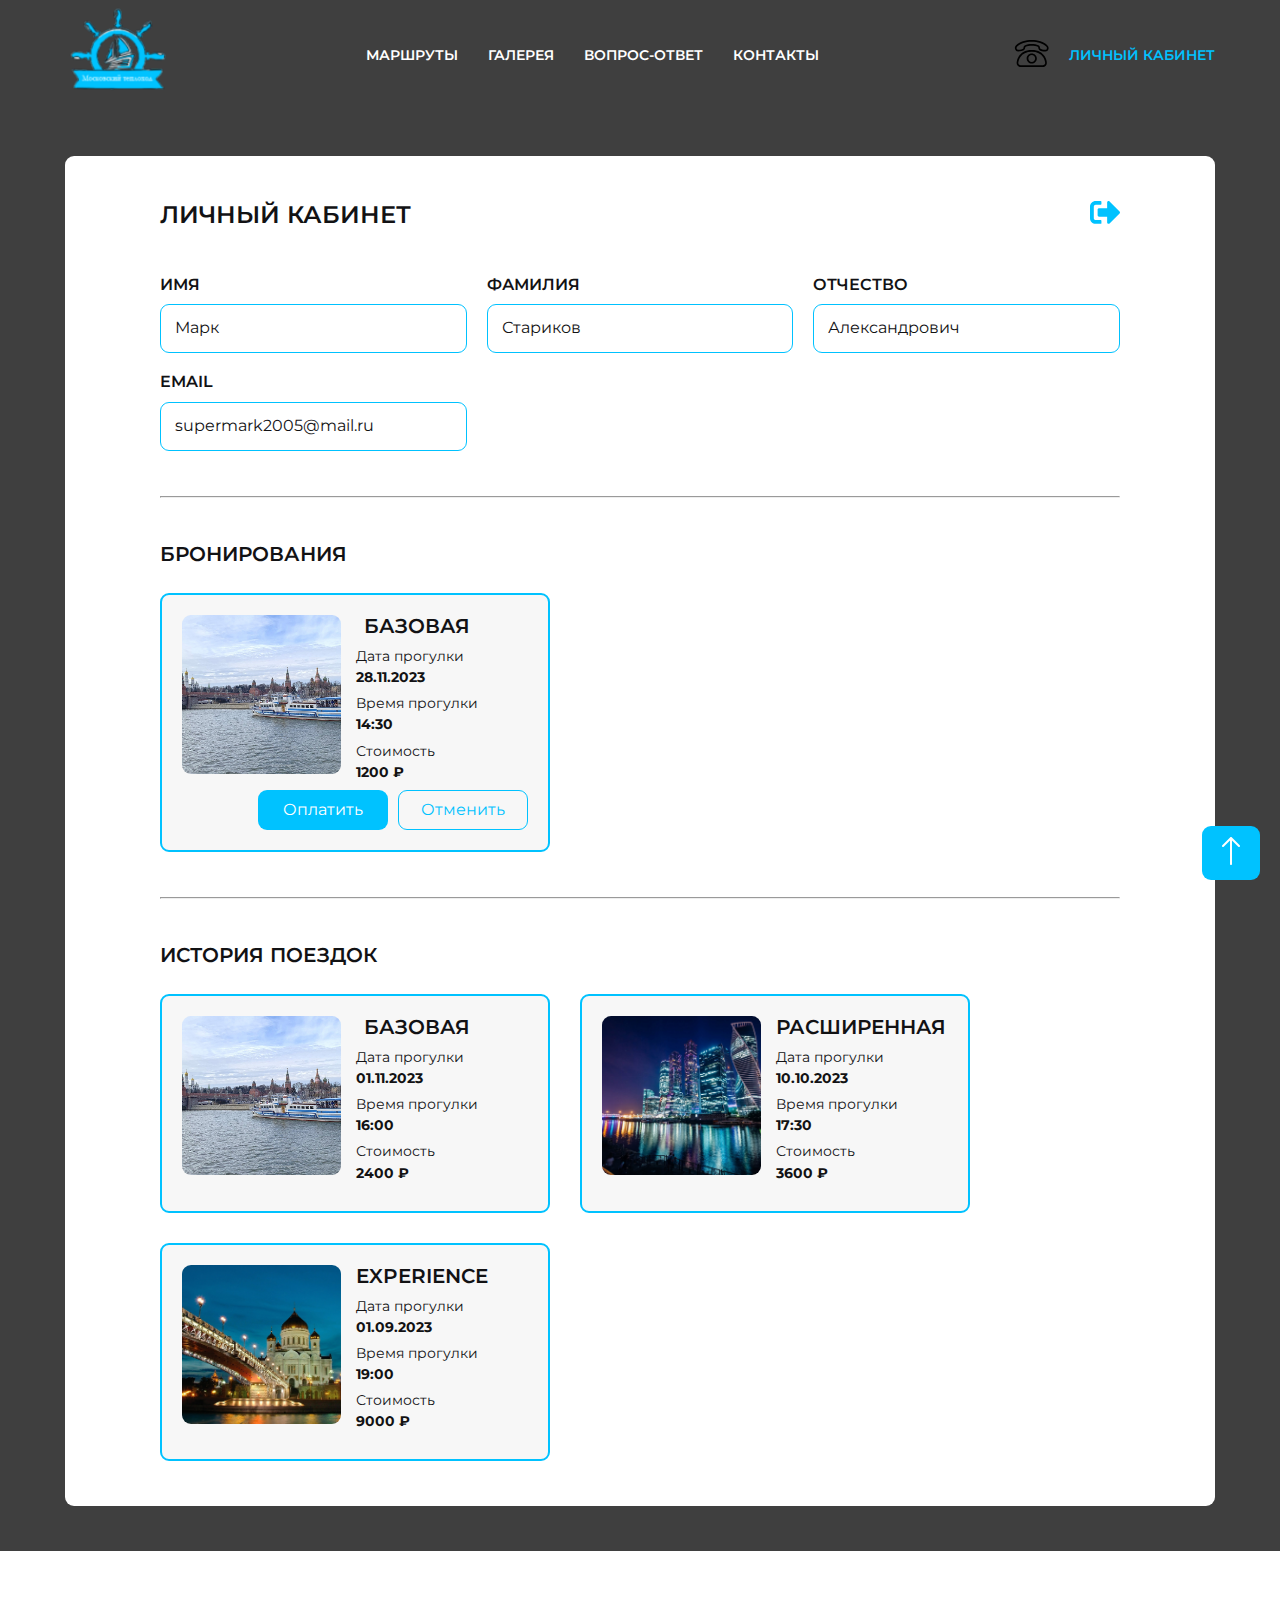
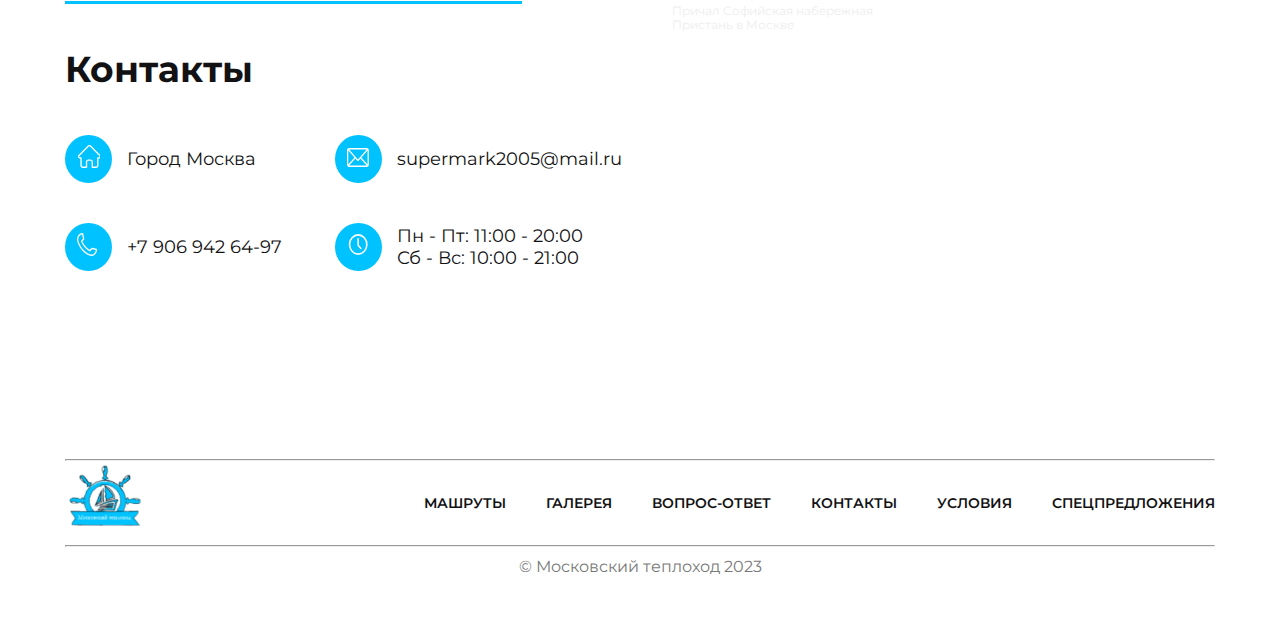
<file: account.html>
<!DOCTYPE html>
<html lang="ru">
  <head>
    <meta charset="UTF-8" />
    <meta name="viewport" content="width=device-width, initial-scale=1.0" />
    <link rel="stylesheet" href="./css/normalize.css" />
    <link rel="stylesheet" href="./css/swiper-bundle.min.css" />
    <link rel="stylesheet" href="./css/style.css" />
    <link rel="icon" href="favicon.ico" type="image/x-icon" />
    <script src="./js/script.js" defer></script>
    <title>Базовый</title>
  </head>
  <body class="body-page">
    <header class="header header-page" id="header">
      <div class="container">
        <div class="navbar-mobile">
          <ul class="navbar-mobile-menu">
            <li class="navbar-menu-item">
              <a href="./index.html#routes" class="navbar-menu-link"
                >Маршруты
              </a>
              <svg width="9" height="15" class="mobile-svg">
                <use href="./img/sprites.svg#mobile-arrow"></use>
              </svg>
            </li>
            <li class="navbar-menu-item">
              <a href="./index.html#gallery" class="navbar-menu-link"
                >Галерея</a
              >
              <svg width="9" height="15" class="mobile-svg">
                <use href="./img/sprites.svg#mobile-arrow"></use>
              </svg>
            </li>
            <li class="navbar-menu-item">
              <a href="./index.html#questions" class="navbar-menu-link"
                >вопрос-ответ</a
              >
              <svg width="9" height="15" class="mobile-svg">
                <use href="./img/sprites.svg#mobile-arrow"></use>
              </svg>
            </li>
            <li class="navbar-menu-item">
              <a href="#contacts" class="navbar-menu-link">Контакты</a>
              <svg width="9" height="15" class="mobile-svg">
                <use href="./img/sprites.svg#mobile-arrow"></use>
              </svg>
            </li>
            <li class="navbar-menu-item">
              <a href="./index.html#conditions" class="navbar-menu-link"
                >Условия</a
              >
              <svg width="9" height="15" class="mobile-svg">
                <use href="./img/sprites.svg#mobile-arrow"></use>
              </svg>
            </li>
            <li class="navbar-menu-item">
              <a href="./index.html#offers" class="navbar-menu-link"
                >Спецпредложения</a
              >
              <svg width="9" height="15" class="mobile-svg">
                <use href="./img/sprites.svg#mobile-arrow"></use>
              </svg>
            </li>
            <div class="navbar-menu-bottom">
              <a href="./account.html" class="navbar-menu-account"
                >Личный кабинет</a
              >
              <a href="tel:+79069426497" class="navbar-menu-phone">
                <svg width="20" height="20" class="mobile-svg">
                  <use href="./img/sprites.svg#modal-tel"></use>
                </svg>
                +7 906 942 64 97
              </a>
            </div>
          </ul>
          <!-- /.navbar-menu -->
        </div>
        <div class="navbar">
          <a href="./" class="navbar-logo">
            <img src="./img/png/logo.png" alt="logo" class="navbar-logo" />
          </a>
          <ul class="navbar-menu">
            <li class="navbar-menu-item">
              <a href="./index.html#routes" class="navbar-menu-link"
                >Маршруты</a
              >
            </li>
            <li class="navbar-menu-item">
              <a href="./index.html#gallery" class="navbar-menu-link"
                >галерея</a
              >
            </li>
            <li class="navbar-menu-item">
              <a href="./index.html#questions" class="navbar-menu-link"
                >вопрос-ответ</a
              >
            </li>
            <li class="navbar-menu-item">
              <a href="./index.html#contacts" class="navbar-menu-link"
                >контакты</a
              >
            </li>
          </ul>
          <!-- /.navbar-menu -->
          <div class="navbar-link">
            <a href="tel:+79069426497" class="navbar-link-button">
              <svg width="35" height="27" class="phone-svg">
                <use href="./img/sprites.svg#phone"></use>
              </svg>
            </a>
            <a href="./login.html" class="navbar-link-account"
              >Личный кабинет</a
            >
          </div>
          <a href="#" class="navbar-menu-toggle">
            <div class="navbar-menu-line"></div>
            <div class="navbar-menu-line"></div>
            <div class="navbar-menu-line"></div>
          </a>
        </div>
        <!-- /.navbar -->
      </div>
      <!-- /.container -->
    </header>
    <!-- /.header -->
    <section class="hero account">
      <div class="container">
        <div class="hero-wrapper account-wrapper">
          <div class="hero-container account-container">
            <h1 class="account-title">
              Личный кабинет
              <a href="./login.html" class="account-svg">
                <svg width="30" height="23">
                  <use href="./img/sprites.svg#exit"></use>
                </svg>
              </a>
            </h1>
            <div class="account-data">
              <ul class="account-list">
                <li class="account-list-item">
                  <h3 class="account-list-name">Имя</h3>
                  <h4 class="account-list-value">Марк</h4>
                </li>
                <li class="account-list-item">
                  <h3 class="account-list-name">Фамилия</h3>
                  <h4 class="account-list-value">Стариков</h4>
                </li>
                <li class="account-list-item">
                  <h3 class="account-list-name">Отчество</h3>
                  <h4 class="account-list-value">Александрович</h4>
                </li>
                <li class="account-list-item">
                  <h3 class="account-list-name">email</h3>
                  <h4 class="account-list-value">supermark2005@mail.ru</h4>
                </li>
              </ul>
            </div>
            <!-- /.account-data -->
            <hr class="hero-seporator" />
            <div class="account-reservation">
              <h2 class="account-subtitle">Бронирования</h2>
              <div class="account-card">
                <div class="account-card-info">
                  <img
                    src="./img/png/slide-base-2.jpg"
                    alt="reservation-base-2"
                    class="account-card-info-image"
                  />
                  <div class="account-card-info-text">
                    <h2 class="account-card-title">Базовая</h2>
                    <h3 class="account-card-name">Дата прогулки</h3>
                    <h4 class="account-card-value">28.11.2023</h4>
                    <h3 class="account-card-name">Время прогулки</h3>
                    <h4 class="account-card-value">14:30</h4>
                    <h3 class="account-card-name">Стоимость</h3>
                    <h4 class="account-card-value">1200 ₽</h4>
                  </div>
                </div>
                <div class="account-card-button">
                  <a href="#" class="button account-button pay-button"
                    >Оплатить</a
                  >
                  <a
                    href="#"
                    class="button account-button-primary route-button-primary account-button button-reset"
                    >Отменить</a
                  >
                </div>
              </div>
              <!-- /.account-card -->
            </div>
            <!-- /.account-reservation -->
            <hr class="hero-seporator" />
            <div class="account-history">
              <h2 class="account-subtitle">История поездок</h2>
              <div class="account-history-wrapper">
                <div class="account-card">
                  <div class="account-card-info">
                    <img
                      src="./img/png/slide-base-2.jpg"
                      alt="reservation-base-2"
                      class="account-card-info-image"
                    />
                    <div class="account-card-info-text">
                      <h2 class="account-card-title">Базовая</h2>
                      <h3 class="account-card-name">Дата прогулки</h3>
                      <h4 class="account-card-value">01.11.2023</h4>
                      <h3 class="account-card-name">Время прогулки</h3>
                      <h4 class="account-card-value">16:00</h4>
                      <h3 class="account-card-name">Стоимость</h3>
                      <h4 class="account-card-value">2400 ₽</h4>
                    </div>
                  </div>
                </div>
                <!-- /.account-card -->
                <div class="account-card">
                  <div class="account-card-info">
                    <img
                      src="./img/png/slide-extended-3.jpg"
                      alt="reservation-extended-3"
                      class="account-card-info-image"
                    />
                    <div class="account-card-info-text">
                      <h2 class="account-card-title">Расширенная</h2>
                      <h3 class="account-card-name">Дата прогулки</h3>
                      <h4 class="account-card-value">10.10.2023</h4>
                      <h3 class="account-card-name">Время прогулки</h3>
                      <h4 class="account-card-value">17:30</h4>
                      <h3 class="account-card-name">Стоимость</h3>
                      <h4 class="account-card-value">3600 ₽</h4>
                    </div>
                  </div>
                </div>
                <!-- /.account-card -->
                <div class="account-card">
                  <div class="account-card-info">
                    <img
                      src="./img/png/slide-exp-5.jpg"
                      alt="reservation-exp-5"
                      class="account-card-info-image"
                    />
                    <div class="account-card-info-text">
                      <h2 class="account-card-title">Experience</h2>
                      <h3 class="account-card-name">Дата прогулки</h3>
                      <h4 class="account-card-value">01.09.2023</h4>
                      <h3 class="account-card-name">Время прогулки</h3>
                      <h4 class="account-card-value">19:00</h4>
                      <h3 class="account-card-name">Стоимость</h3>
                      <h4 class="account-card-value">9000 ₽</h4>
                    </div>
                  </div>
                </div>
                <!-- /.account-card -->
              </div>
            </div>
            <!-- /.account-history -->
          </div>
          <!-- /.hero-container -->
        </div>
        <!-- /.hero-wrapper -->
      </div>
      <!-- /.container -->
    </section>
    <!-- /.hero -->
    <section id="contacts" class="section contacts">
      <div class="container">
        <div class="seporator"></div>
        <div class="contacts-wrapper">
          <div class="contacts-info">
            <h2 class="contacts-title">Контакты</h2>
            <ul class="contacts-list">
              <li class="contacts-list-item">
                <div class="contacts-list-svg">
                  <svg width="23" height="23">
                    <use href="./img/sprites.svg#house"></use>
                  </svg>
                </div>
                Город Москва
              </li>
              <li class="contacts-list-item">
                <div class="contacts-list-svg">
                  <svg width="23" height="23">
                    <use href="./img/sprites.svg#email"></use>
                  </svg>
                </div>
                <a
                  href="mailto:supermark2005@mail.ru"
                  class="contacts-list-link"
                  >supermark2005@mail.ru</a
                >
              </li>
              <li class="contacts-list-item">
                <div class="contacts-list-svg">
                  <svg width="23" height="23">
                    <use href="./img/sprites.svg#tel"></use>
                  </svg>
                </div>
                <a href="tel:+79069426497" class="contacts-list-link"
                  >+7 906 942 64-97</a
                >
              </li>
              <li class="contacts-list-item">
                <div class="contacts-list-svg">
                  <svg width="23" height="23">
                    <use href="./img/sprites.svg#time"></use>
                  </svg>
                </div>
                Пн - Пт: 11:00 - 20:00 <br />
                Сб - Вс: 10:00 - 21:00
              </li>
            </ul>
          </div>
          <!-- /.contacts-info -->
          <div
            style="position: relative; overflow: hidden"
            class="contacts-map"
          >
            <a
              href="https://yandex.ru/maps/org/prichal_sofiyskaya_naberezhnaya/71421605052/?utm_medium=mapframe&utm_source=maps"
              style="color: #eee; font-size: 12px; position: absolute; top: 0px"
              >Причал Софийская набережная</a
            ><a
              href="https://yandex.ru/maps/213/moscow/category/jetty_/196459817342/?utm_medium=mapframe&utm_source=maps"
              style="
                color: #eee;
                font-size: 12px;
                position: absolute;
                top: 14px;
              "
              >Пристань в Москве</a
            ><iframe
              src="https://yandex.ru/map-widget/v1/?ll=37.616861%2C55.748557&mode=search&oid=71421605052&ol=biz&z=16.94"
              width="560"
              height="400"
              allowfullscreen="true"
              style="position: relative"
              class="maps"
            ></iframe>
          </div>
        </div>
        <!-- /.contacts-wrapper -->
      </div>
      <!-- /.container -->
    </section>
    <!-- /.section contacts -->
    <footer class="footer">
      <div class="container">
        <hr class="footer-seporator" />
        <div class="footer-wrapper">
          <a href="./" class="footer-logo">
            <img src="./img/png/logo.png" alt="logo-footer" />
          </a>
          <ul class="footer-list">
            <li class="footer-list-item">
              <a href="./index.html#routes" class="footer-list-item-link"
                >Машруты</a
              >
            </li>
            <li class="footer-list-item">
              <a href="./index.html#gallery" class="footer-list-item-link"
                >Галерея</a
              >
            </li>
            <li class="footer-list-item">
              <a href="./index.html#questions" class="footer-list-item-link"
                >Вопрос-ответ</a
              >
            </li>
            <li class="footer-list-item">
              <a href="./index.html#contacts" class="footer-list-item-link"
                >Контакты</a
              >
            </li>
            <li class="footer-list-item">
              <a href="./index.html#conditions" class="footer-list-item-link"
                >Условия</a
              >
            </li>
            <li class="footer-list-item">
              <a href="./index.html#offers" class="footer-list-item-link"
                >Спецпредложения</a
              >
            </li>
          </ul>
        </div>
        <hr class="footer-seporator" />
        <!-- /.footer-wrapper -->
        <span class="footer-copy">&copy; Московский теплоход 2023</span>
      </div>
      <!-- /.container -->
    </footer>
    <!-- /.footer -->
    <a href="#header" class="page-button">
      <svg width="28" height="20" class="page-button-svg">
        <use href="./img/sprites.svg#slider-arrow-left"></use>
      </svg>
    </a>
    <div class="modal modal-application pay-modal">
      <a
        href="#"
        class="modal-application-button modal-account-modal pay-close-button"
      >
        <svg width="28" height="20" class="modal-svg">
          <use href="./img/sprites.svg#close"></use>
        </svg>
      </a>
      <form action="#" class="modal-form">
        <h2 class="form-title modal-title">Оплата</h2>
        <div class="modal-form-group">
          <label for="#" class="modal-form-label">номер карты</label>
          <input type="text" class="input modal-input" />
        </div>
        <div class="modal-form-number">
          <div class="modal-form-group">
            <label for="#" class="modal-form-label">действует до</label>
            <input type="text" class="input modal-input" />
          </div>
          <div class="modal-form-group">
            <label for="#" class="modal-form-label">CVV/CVC</label>
            <input type="text" class="input modal-input" />
          </div>
        </div>
        <a href="#" class="button modal-button">Отправить</a>
      </form>
    </div>
    <div class="body-dark"></div>
    <script src="./js/swiper-bundle.min.js"></script>
  </body>
</html>
</file>
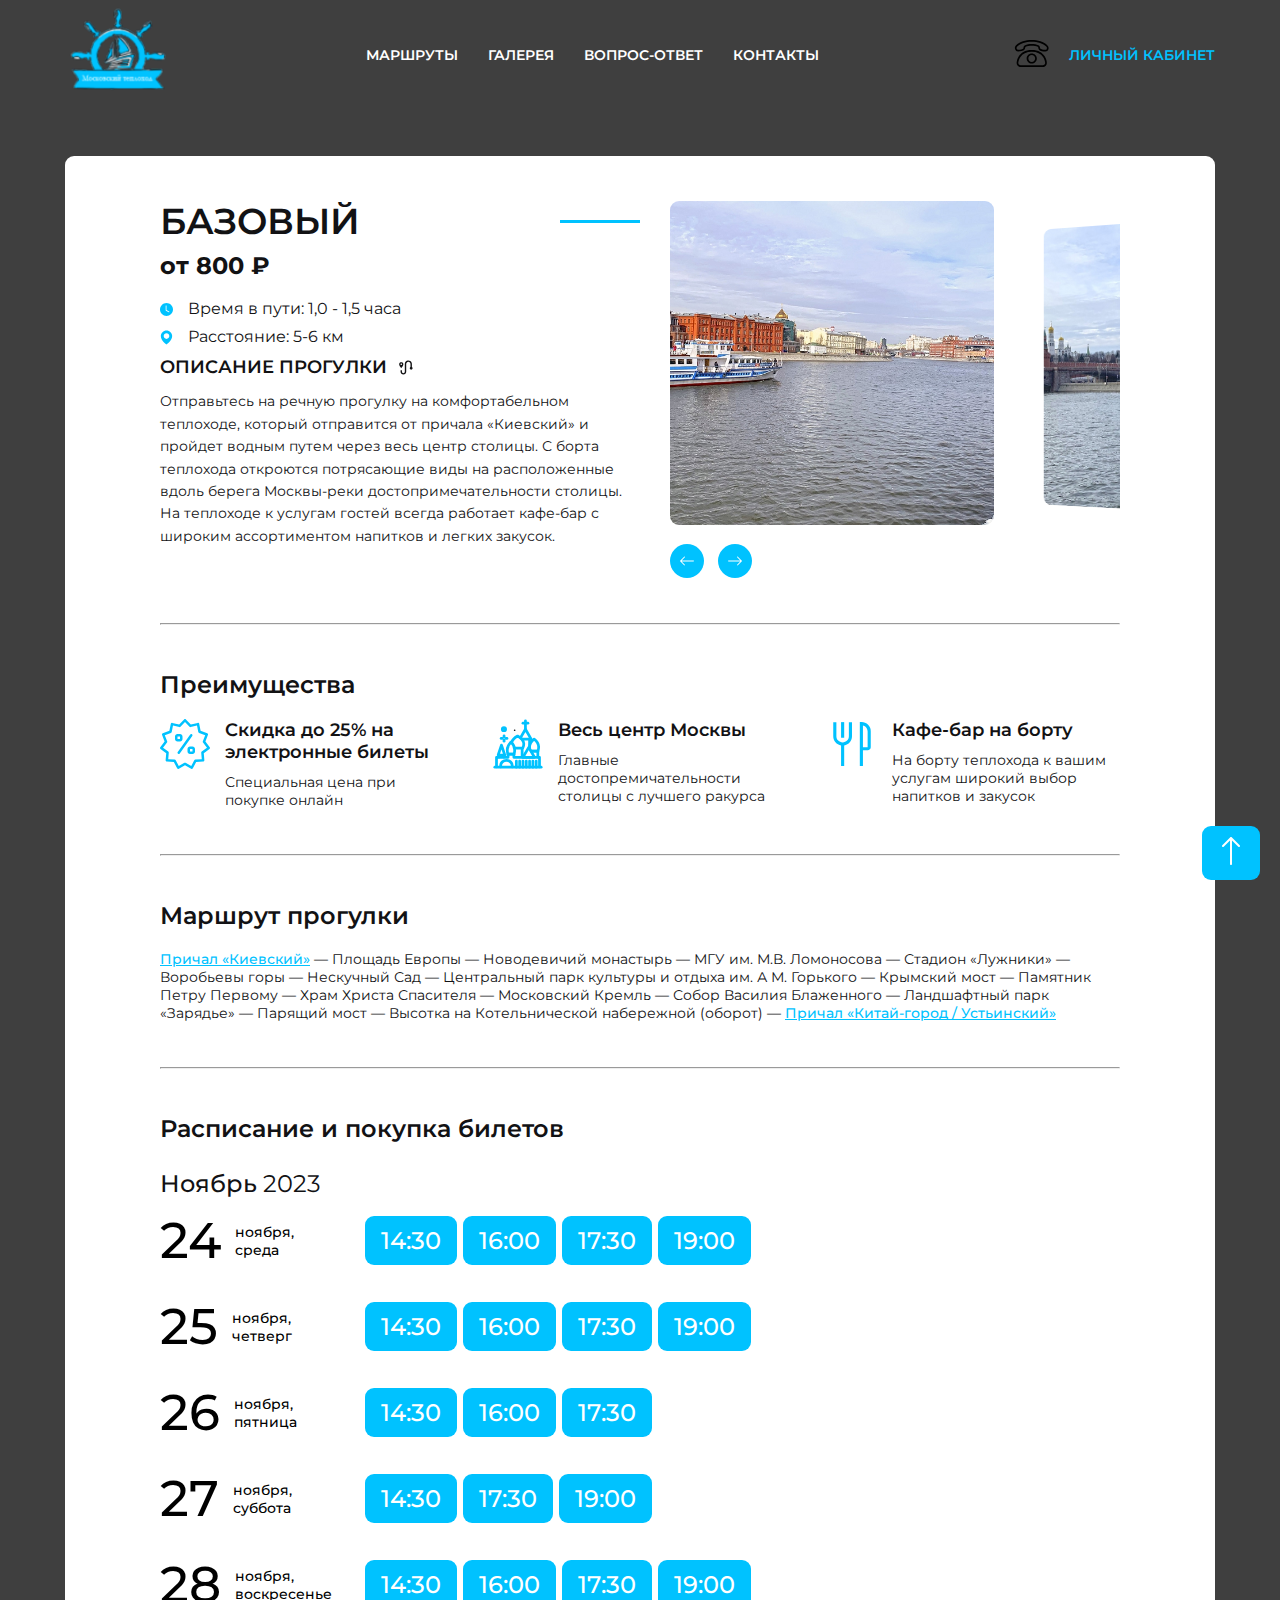
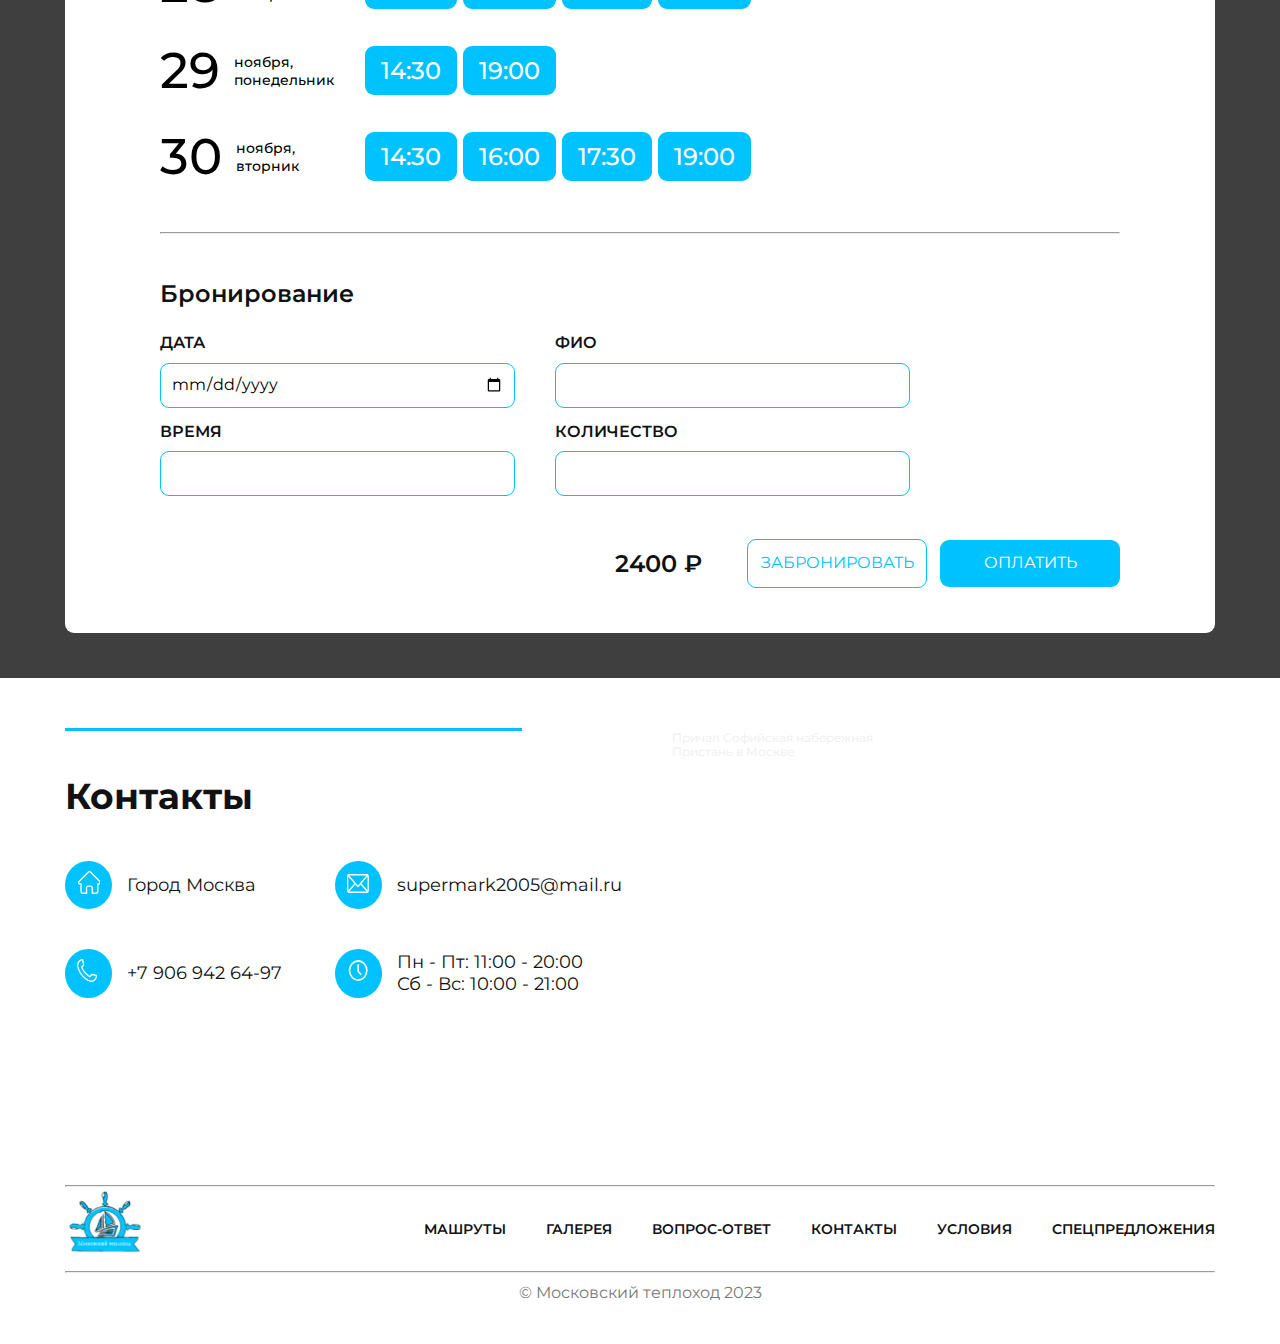
<file: excursion-base.html>
<!DOCTYPE html>
<html lang="ru">
  <head>
    <meta charset="UTF-8" />
    <meta name="viewport" content="width=device-width, initial-scale=1.0" />
    <link rel="stylesheet" href="./css/normalize.css" />
    <link rel="stylesheet" href="./css/swiper-bundle.min.css" />
    <link rel="stylesheet" href="./css/style.css" />
    <link rel="icon" href="favicon.ico" type="image/x-icon" />
    <script src="./js/script.js" defer></script>
    <title>Базовый</title>
  </head>
  <body class="body-page">
    <header class="header header-page" id="header">
      <div class="container">
        <div class="navbar-mobile">
          <ul class="navbar-mobile-menu">
            <li class="navbar-menu-item">
              <a href="./index.html#routes" class="navbar-menu-link"
                >Маршруты
              </a>
              <svg width="9" height="15" class="mobile-svg">
                <use href="./img/sprites.svg#mobile-arrow"></use>
              </svg>
            </li>
            <li class="navbar-menu-item">
              <a href="./index.html#gallery" class="navbar-menu-link"
                >Галерея</a
              >
              <svg width="9" height="15" class="mobile-svg">
                <use href="./img/sprites.svg#mobile-arrow"></use>
              </svg>
            </li>
            <li class="navbar-menu-item">
              <a href="./index.html#questions" class="navbar-menu-link"
                >вопрос-ответ</a
              >
              <svg width="9" height="15" class="mobile-svg">
                <use href="./img/sprites.svg#mobile-arrow"></use>
              </svg>
            </li>
            <li class="navbar-menu-item">
              <a href="#contacts" class="navbar-menu-link">Контакты</a>
              <svg width="9" height="15" class="mobile-svg">
                <use href="./img/sprites.svg#mobile-arrow"></use>
              </svg>
            </li>
            <li class="navbar-menu-item">
              <a href="./index.html#conditions" class="navbar-menu-link"
                >Условия</a
              >
              <svg width="9" height="15" class="mobile-svg">
                <use href="./img/sprites.svg#mobile-arrow"></use>
              </svg>
            </li>
            <li class="navbar-menu-item">
              <a href="./index.html#offers" class="navbar-menu-link"
                >Спецпредложения</a
              >
              <svg width="9" height="15" class="mobile-svg">
                <use href="./img/sprites.svg#mobile-arrow"></use>
              </svg>
            </li>
            <div class="navbar-menu-bottom">
              <a href="./account.html" class="navbar-menu-account"
                >Личный кабинет</a
              >
              <a href="tel:+79069426497" class="navbar-menu-phone">
                <svg width="20" height="20" class="mobile-svg">
                  <use href="./img/sprites.svg#modal-tel"></use>
                </svg>
                +7 906 942 64 97
              </a>
            </div>
          </ul>
          <!-- /.navbar-menu -->
        </div>
        <div class="navbar">
          <a href="./" class="navbar-logo">
            <img src="./img/png/logo.png" alt="logo" class="navbar-logo" />
          </a>
          <ul class="navbar-menu">
            <li class="navbar-menu-item">
              <a href="./index.html#routes" class="navbar-menu-link"
                >Маршруты</a
              >
            </li>
            <li class="navbar-menu-item">
              <a href="./index.html#gallery" class="navbar-menu-link"
                >галерея</a
              >
            </li>
            <li class="navbar-menu-item">
              <a href="./index.html#questions" class="navbar-menu-link"
                >вопрос-ответ</a
              >
            </li>
            <li class="navbar-menu-item">
              <a href="./index.html#contacts" class="navbar-menu-link"
                >контакты</a
              >
            </li>
          </ul>
          <!-- /.navbar-menu -->
          <div class="navbar-link">
            <a href="tel:+79069426497" class="navbar-link-button">
              <svg width="35" height="27" class="phone-svg">
                <use href="./img/sprites.svg#phone"></use>
              </svg>
            </a>
            <a href="./login.html" class="navbar-link-account"
              >Личный кабинет</a
            >
          </div>
          <a href="#" class="navbar-menu-toggle">
            <div class="navbar-menu-line"></div>
            <div class="navbar-menu-line"></div>
            <div class="navbar-menu-line"></div>
          </a>
        </div>
        <!-- /.navbar -->
      </div>
      <!-- /.container -->
    </header>
    <!-- /.header -->
    <section class="hero">
      <div class="container">
        <div class="hero-wrapper">
          <div class="hero-container">
            <div class="routes-wrapper hero-routes">
              <div class="route">
                <div class="route-text">
                  <h3 class="route-text-title hero-routes-title">БАЗОВЫЙ</h3>
                  <h4 class="route-text-price">от 800 ₽</h4>
                  <div class="route-text-info">
                    <svg width="13" height="13" class="route-text-svg">
                      <use href="./img/sprites.svg#clock"></use>
                    </svg>
                    <p class="route-text-info-title">
                      Время в пути:
                      <span class="route-text-info-span">1,0 - 1,5 часа</span>
                    </p>
                  </div>
                  <div class="route-text-info">
                    <svg width="13" height="15" class="route-text-svg">
                      <use href="./img/sprites.svg#map"></use>
                    </svg>
                    <p class="route-text-info-title">
                      Расстояние:
                      <span class="route-text-info-span">5-6 км</span>
                    </p>
                  </div>
                  <h4 class="route-subtitle">
                    Описание Прогулки
                    <svg width="17" height="17" class="route-subtitle-svg">
                      <use href="./img/sprites.svg#route"></use>
                    </svg>
                  </h4>
                  <p class="route-subtext">
                    Отправьтесь на речную прогулку на комфортабельном теплоходе,
                    который отправится от причала «Киевский» и пройдет водным
                    путем через весь центр столицы. С борта теплохода откроются
                    потрясающие виды на расположенные вдоль берега Москвы-реки
                    достопримечательности столицы. На теплоходе к услугам гостей
                    всегда работает кафе-бар с широким ассортиментом напитков и
                    легких закусок.
                  </p>
                </div>
              </div>
              <!-- /.route -->
              <!-- Slider main container -->
              <div class="swiper swiper-route">
                <!-- Additional required wrapper -->
                <div class="swiper-wrapper swiper-route-wrapper">
                  <!-- Slides -->
                  <div class="swiper-slide swiper-route-slider">
                    <img
                      src="./img/png/slide-base-1.jpg"
                      alt=""
                      class="swiper-route-image"
                    />
                  </div>
                  <div class="swiper-slide swiper-route-slider">
                    <img
                      src="./img/png/slide-base-2.jpg"
                      alt=""
                      class="swiper-route-image"
                    />
                  </div>
                  <div class="swiper-slide swiper-route-slider">
                    <img
                      src="./img/png/slide-base-3.jpg"
                      alt=""
                      class="swiper-route-image"
                    />
                  </div>
                  <div class="swiper-slide swiper-route-slider">
                    <img
                      src="./img/png/slide-base-4.jpg"
                      alt=""
                      class="swiper-route-image"
                    />
                  </div>
                  <div class="swiper-slide swiper-route-slider">
                    <img
                      src="./img/png/slide-base-5.jpg"
                      alt=""
                      class="swiper-route-image"
                    />
                  </div>
                </div>
                <!-- If we need navigation buttons -->
                <div class="slider-button">
                  <div class="slider-button-prev">
                    <svg width="14" height="10" class="slider-svg">
                      <use href="./img/sprites.svg#slider-arrow-left"></use>
                    </svg>
                  </div>
                  <div class="slider-button-next">
                    <svg width="14" height="10" class="slider-svg">
                      <use href="./img/sprites.svg#slider-arrow-right"></use>
                    </svg>
                  </div>
                </div>
              </div>
            </div>
            <hr class="hero-seporator" />
            <div class="hero-advantages">
              <h2 class="hero-title">Преимущества</h2>
              <div class="hero-advantages-wrapper">
                <div class="hero-advantages-card">
                  <div class="hero-advantages-svg">
                    <svg width="50" height="50" class="advantages-svg">
                      <use href="./img/sprites.svg#sale"></use>
                    </svg>
                  </div>
                  <div class="hero-advantages-text">
                    <h3 class="hero-advantages-text-title">
                      Скидка до 25% на электронные билеты
                    </h3>
                    <p class="hero-advantages-text-subtitle">
                      Специальная цена при покупке онлайн
                    </p>
                  </div>
                </div>
                <div class="hero-advantages-card">
                  <div class="hero-advantages-svg">
                    <svg width="50" height="50" class="advantages-svg">
                      <use href="./img/sprites.svg#moscow"></use>
                    </svg>
                  </div>
                  <div class="hero-advantages-text">
                    <h3 class="hero-advantages-text-title">
                      Весь центр Москвы
                    </h3>
                    <p class="hero-advantages-text-subtitle">
                      Главные достопремичательности столицы с лучшего ракурса
                    </p>
                  </div>
                </div>
                <div class="hero-advantages-card">
                  <div class="hero-advantages-svg">
                    <svg width="50" height="50" class="advantages-svg">
                      <use href="./img/sprites.svg#bar"></use>
                    </svg>
                  </div>
                  <div class="hero-advantages-text">
                    <h3 class="hero-advantages-text-title">
                      Кафе-бар на борту
                    </h3>
                    <p class="hero-advantages-text-subtitle">
                      На борту теплохода к вашим услугам широкий выбор напитков
                      и закусок
                    </p>
                  </div>
                </div>
              </div>
              <!-- /.hero-advantages-wrapper -->
            </div>
            <!-- /.hero-advantages -->
            <hr class="hero-seporator" />
            <div class="hero-walk">
              <h2 class="hero-title">Маршрут прогулки</h2>
              <p class="hero-walk-text">
                <span>Причал «Киевский»</span> — Площадь Европы — Новодевичий
                монастырь — МГУ им. М.В. Ломоносова — Стадион «Лужники» —
                Воробьевы горы — Нескучный Сад — Центральный парк культуры и
                отдыха им. А М. Горького — Крымский мост — Памятник Петру
                Первому — Храм Христа Спасителя — Московский Кремль — Собор
                Василия Блаженного — Ландшафтный парк «Зарядье» — Парящий мост —
                Высотка на Котельнической набережной (оборот) —
                <span>Причал «Китай-город / Устьинский»</span>
              </p>
            </div>
            <!-- /.hero-walk -->
            <hr class="hero-seporator" />
            <div class="hero-schedule schedule" id="schedule">
              <h2 class="hero-title">Расписание и покупка билетов</h2>
              <h3 class="schedule-title">Ноябрь <span>2023</span></h3>
              <div class="schedule-wrapper">
                <div class="schedule-day">
                  <div class="schedule-day-date">
                    <span class="schedule-day-number">24</span
                    ><span class="schedule-day-week">ноября, <br />среда</span>
                  </div>
                  <div class="schedule-day-time">
                    <a href="#" class="schedule-day-time-link">14:30</a>
                    <a href="#" class="schedule-day-time-link">16:00</a>
                    <a href="#" class="schedule-day-time-link">17:30</a>
                    <a href="#" class="schedule-day-time-link">19:00</a>
                  </div>
                </div>
                <div class="schedule-day">
                  <div class="schedule-day-date">
                    <span class="schedule-day-number">25</span
                    ><span class="schedule-day-week"
                      >ноября, <br />четверг</span
                    >
                  </div>
                  <div class="schedule-day-time">
                    <a href="#" class="schedule-day-time-link">14:30</a>
                    <a href="#" class="schedule-day-time-link">16:00</a>
                    <a href="#" class="schedule-day-time-link">17:30</a>
                    <a href="#" class="schedule-day-time-link">19:00</a>
                  </div>
                </div>
                <div class="schedule-day">
                  <div class="schedule-day-date">
                    <span class="schedule-day-number">26</span
                    ><span class="schedule-day-week"
                      >ноября, <br />пятница</span
                    >
                  </div>
                  <div class="schedule-day-time">
                    <a href="#" class="schedule-day-time-link">14:30</a>
                    <a href="#" class="schedule-day-time-link">16:00</a>
                    <a href="#" class="schedule-day-time-link">17:30</a>
                  </div>
                </div>
                <div class="schedule-day">
                  <div class="schedule-day-date">
                    <span class="schedule-day-number">27</span
                    ><span class="schedule-day-week"
                      >ноября, <br />суббота</span
                    >
                  </div>
                  <div class="schedule-day-time">
                    <a href="#" class="schedule-day-time-link">14:30</a>
                    <a href="#" class="schedule-day-time-link">17:30</a>
                    <a href="#" class="schedule-day-time-link">19:00</a>
                  </div>
                </div>
                <div class="schedule-day">
                  <div class="schedule-day-date">
                    <span class="schedule-day-number">28</span
                    ><span class="schedule-day-week"
                      >ноября, <br />воскресенье</span
                    >
                  </div>
                  <div class="schedule-day-time">
                    <a href="#" class="schedule-day-time-link">14:30</a>
                    <a href="#" class="schedule-day-time-link">16:00</a>
                    <a href="#" class="schedule-day-time-link">17:30</a>
                    <a href="#" class="schedule-day-time-link">19:00</a>
                  </div>
                </div>
                <div class="schedule-day">
                  <div class="schedule-day-date">
                    <span class="schedule-day-number">29</span
                    ><span class="schedule-day-week"
                      >ноября, <br />понедельник</span
                    >
                  </div>
                  <div class="schedule-day-time">
                    <a href="#" class="schedule-day-time-link">14:30</a>
                    <a href="#" class="schedule-day-time-link">19:00</a>
                  </div>
                </div>
                <div class="schedule-day">
                  <div class="schedule-day-date">
                    <span class="schedule-day-number">30</span
                    ><span class="schedule-day-week"
                      >ноября, <br />вторник</span
                    >
                  </div>
                  <div class="schedule-day-time">
                    <a href="#" class="schedule-day-time-link">14:30</a>
                    <a href="#" class="schedule-day-time-link">16:00</a>
                    <a href="#" class="schedule-day-time-link">17:30</a>
                    <a href="#" class="schedule-day-time-link">19:00</a>
                  </div>
                </div>
              </div>
            </div>
            <hr class="hero-seporator" />
            <div class="hero-reservation reservation">
              <h2 class="hero-title">Бронирование</h2>
              <form action="#" class="form">
                <div class="input-group">
                  <label for="#" class="input-group-label">дата</label>
                  <input type="date" class="input input-group-input" />
                </div>
                <div class="input-group">
                  <label for="#" class="input-group-label">время</label>
                  <input type="text" class="input input-group-input" />
                </div>
                <div class="input-group">
                  <label for="#" class="input-group-label">ФИО</label>
                  <input type="text" class="input input-group-input" />
                </div>
                <div class="input-group">
                  <label for="#" class="input-group-label">Количество</label>
                  <input type="number" class="input input-group-input" />
                </div>
              </form>
              <!-- /.form -->
              <div class="reservation-info">
                <span class="reservation-info-price">2400 ₽</span>
                <div class="reservation-info-button">
                  <a
                    href="./account.html"
                    class="button button-primary route-button-primary reservation-button-primary"
                    >ЗАБРОНИРОВАТЬ</a
                  >
                  <a
                    href="#"
                    class="button route-button-basic reservation-button-basic pay-button"
                    >ОПЛАТИТЬ</a
                  >
                </div>
              </div>
            </div>
          </div>
          <!-- /.hero-container -->
        </div>
        <!-- /.hero-wrapper -->
      </div>
      <!-- /.container -->
    </section>
    <!-- /.hero -->
    <section id="contacts" class="section contacts">
      <div class="container">
        <div class="seporator"></div>
        <div class="contacts-wrapper">
          <div class="contacts-info">
            <h2 class="contacts-title">Контакты</h2>
            <ul class="contacts-list">
              <li class="contacts-list-item">
                <div class="contacts-list-svg">
                  <svg width="23" height="23">
                    <use href="./img/sprites.svg#house"></use>
                  </svg>
                </div>
                Город Москва
              </li>
              <li class="contacts-list-item">
                <div class="contacts-list-svg">
                  <svg width="23" height="23">
                    <use href="./img/sprites.svg#email"></use>
                  </svg>
                </div>
                <a
                  href="mailto:supermark2005@mail.ru"
                  class="contacts-list-link"
                  >supermark2005@mail.ru</a
                >
              </li>
              <li class="contacts-list-item">
                <div class="contacts-list-svg">
                  <svg width="23" height="23">
                    <use href="./img/sprites.svg#tel"></use>
                  </svg>
                </div>
                <a href="tel:+79069426497" class="contacts-list-link"
                  >+7 906 942 64-97</a
                >
              </li>
              <li class="contacts-list-item">
                <div class="contacts-list-svg">
                  <svg width="23" height="23">
                    <use href="./img/sprites.svg#time"></use>
                  </svg>
                </div>
                Пн - Пт: 11:00 - 20:00 <br />
                Сб - Вс: 10:00 - 21:00
              </li>
            </ul>
          </div>
          <!-- /.contacts-info -->
          <div
            style="position: relative; overflow: hidden"
            class="contacts-map"
          >
            <a
              href="https://yandex.ru/maps/org/prichal_sofiyskaya_naberezhnaya/71421605052/?utm_medium=mapframe&utm_source=maps"
              style="color: #eee; font-size: 12px; position: absolute; top: 0px"
              >Причал Софийская набережная</a
            ><a
              href="https://yandex.ru/maps/213/moscow/category/jetty_/196459817342/?utm_medium=mapframe&utm_source=maps"
              style="
                color: #eee;
                font-size: 12px;
                position: absolute;
                top: 14px;
              "
              >Пристань в Москве</a
            ><iframe
              src="https://yandex.ru/map-widget/v1/?ll=37.616861%2C55.748557&mode=search&oid=71421605052&ol=biz&z=16.94"
              width="560"
              height="400"
              allowfullscreen="true"
              style="position: relative"
              class="maps"
            ></iframe>
          </div>
        </div>
        <!-- /.contacts-wrapper -->
      </div>
      <!-- /.container -->
    </section>
    <!-- /.section contacts -->
    <footer class="footer">
      <div class="container">
        <hr class="footer-seporator" />
        <div class="footer-wrapper">
          <a href="./" class="footer-logo">
            <img src="./img/png/logo.png" alt="logo-footer" />
          </a>
          <ul class="footer-list">
            <li class="footer-list-item">
              <a href="./index.html#routes" class="footer-list-item-link"
                >Машруты</a
              >
            </li>
            <li class="footer-list-item">
              <a href="./index.html#gallery" class="footer-list-item-link"
                >Галерея</a
              >
            </li>
            <li class="footer-list-item">
              <a href="./index.html#questions" class="footer-list-item-link"
                >Вопрос-ответ</a
              >
            </li>
            <li class="footer-list-item">
              <a href="./index.html#contacts" class="footer-list-item-link"
                >Контакты</a
              >
            </li>
            <li class="footer-list-item">
              <a href="./index.html#conditions" class="footer-list-item-link"
                >Условия</a
              >
            </li>
            <li class="footer-list-item">
              <a href="./index.html#offers" class="footer-list-item-link"
                >Спецпредложения</a
              >
            </li>
          </ul>
        </div>
        <hr class="footer-seporator" />
        <!-- /.footer-wrapper -->
        <span class="footer-copy">&copy; Московский теплоход 2023</span>
      </div>
      <!-- /.container -->
    </footer>
    <!-- /.footer -->
    <a href="#header" class="page-button">
      <svg width="28" height="20" class="page-button-svg">
        <use href="./img/sprites.svg#slider-arrow-left"></use>
      </svg>
    </a>
    <div class="modal modal-application pay-modal">
      <a
        href="#"
        class="modal-application-button modal-account-modal pay-close-button"
      >
        <svg width="28" height="20" class="modal-svg">
          <use href="./img/sprites.svg#close"></use>
        </svg>
      </a>
      <form action="#" class="modal-form">
        <h2 class="form-title modal-title">Оплата</h2>
        <div class="modal-form-group">
          <label for="#" class="modal-form-label">номер карты</label>
          <input type="text" class="input modal-input" />
        </div>
        <div class="modal-form-number">
          <div class="modal-form-group">
            <label for="#" class="modal-form-label">действует до</label>
            <input type="text" class="input modal-input" />
          </div>
          <div class="modal-form-group">
            <label for="#" class="modal-form-label">CVV/CVC</label>
            <input type="text" class="input modal-input" />
          </div>
        </div>
        <a href="#" class="button modal-button">Отправить</a>
      </form>
    </div>
    <div class="body-dark"></div>
    <script src="./js/swiper-bundle.min.js"></script>
  </body>
</html>
</file>
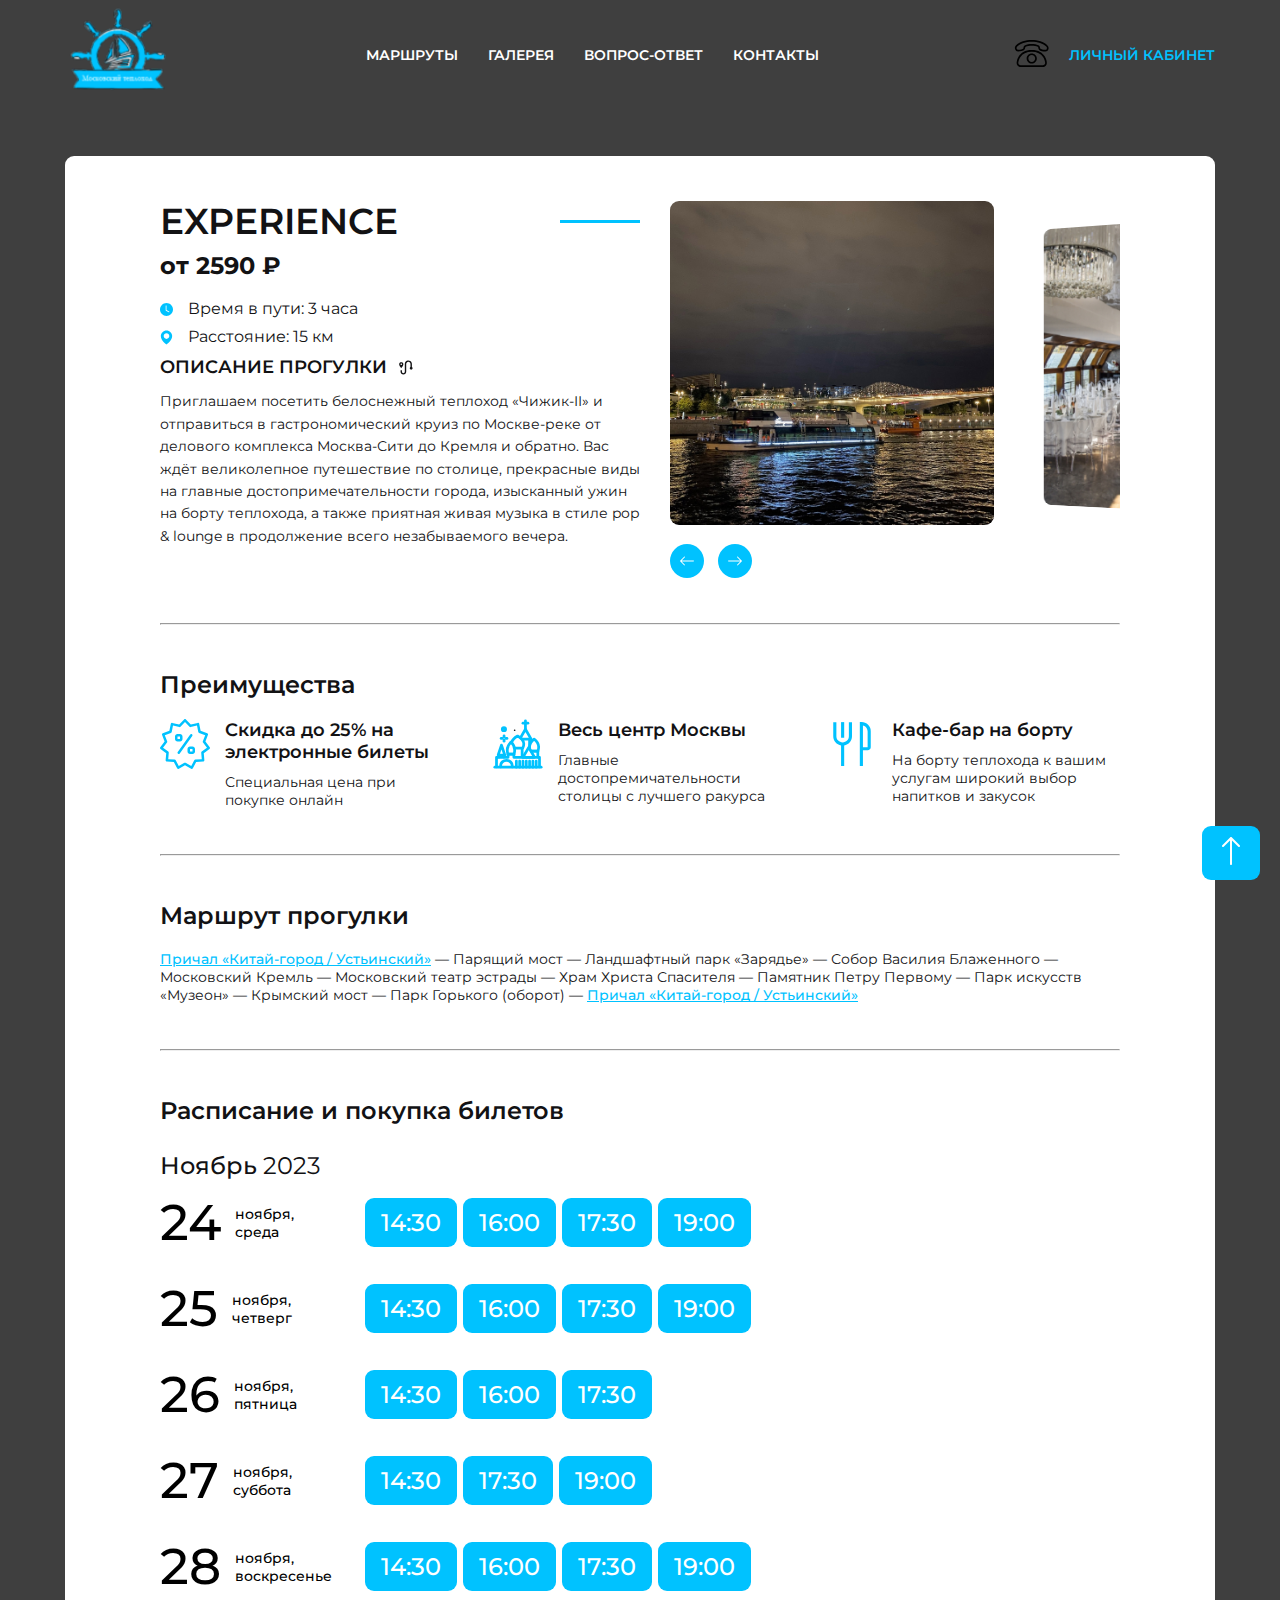
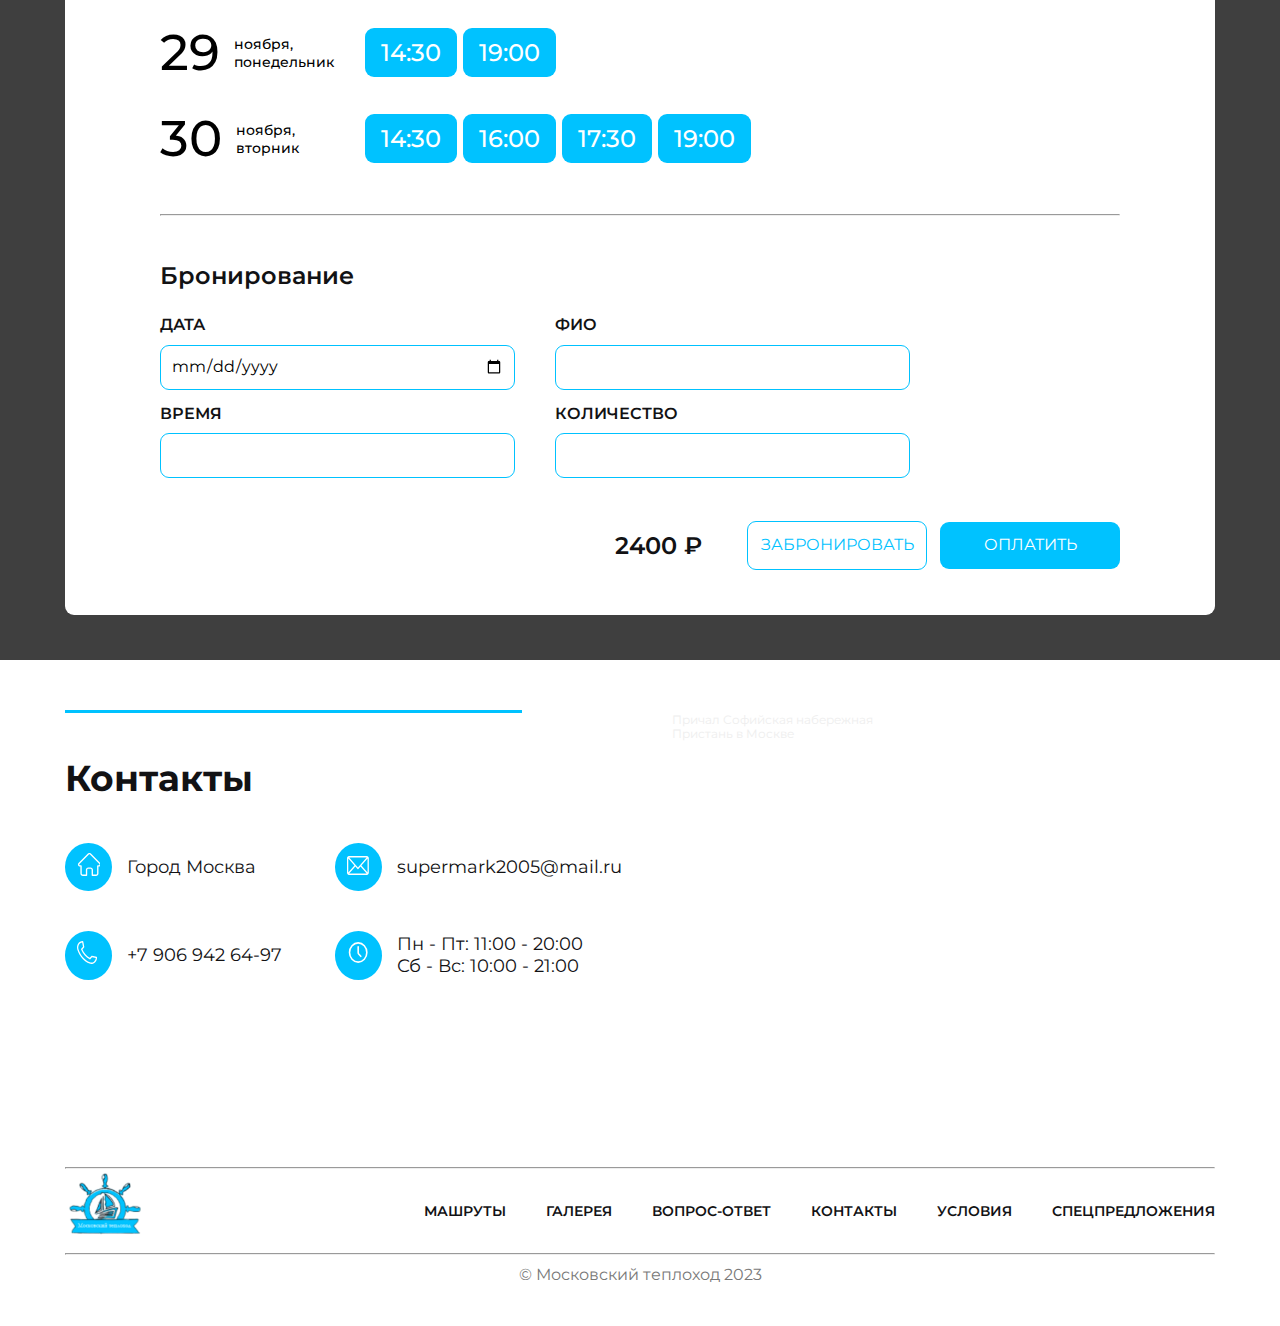
<file: excursion-exp.html>
<!DOCTYPE html>
<html lang="ru">
  <head>
    <meta charset="UTF-8" />
    <meta name="viewport" content="width=device-width, initial-scale=1.0" />
    <link rel="stylesheet" href="./css/normalize.css" />
    <link rel="stylesheet" href="./css/swiper-bundle.min.css" />
    <link rel="stylesheet" href="./css/style.css" />
    <link rel="icon" href="favicon.ico" type="image/x-icon" />
    <script src="./js/script.js" defer></script>
    <title>EXPERIENCE</title>
  </head>
  <body class="body-page">
    <header class="header header-page" id="header">
      <div class="container">
        <div class="navbar-mobile">
          <ul class="navbar-mobile-menu">
            <li class="navbar-menu-item">
              <a href="./index.html#routes" class="navbar-menu-link"
                >Маршруты
              </a>
              <svg width="9" height="15" class="mobile-svg">
                <use href="./img/sprites.svg#mobile-arrow"></use>
              </svg>
            </li>
            <li class="navbar-menu-item">
              <a href="./index.html#gallery" class="navbar-menu-link"
                >Галерея</a
              >
              <svg width="9" height="15" class="mobile-svg">
                <use href="./img/sprites.svg#mobile-arrow"></use>
              </svg>
            </li>
            <li class="navbar-menu-item">
              <a href="./index.html#questions" class="navbar-menu-link"
                >вопрос-ответ</a
              >
              <svg width="9" height="15" class="mobile-svg">
                <use href="./img/sprites.svg#mobile-arrow"></use>
              </svg>
            </li>
            <li class="navbar-menu-item">
              <a href="#contacts" class="navbar-menu-link">Контакты</a>
              <svg width="9" height="15" class="mobile-svg">
                <use href="./img/sprites.svg#mobile-arrow"></use>
              </svg>
            </li>
            <li class="navbar-menu-item">
              <a href="./index.html#conditions" class="navbar-menu-link"
                >Условия</a
              >
              <svg width="9" height="15" class="mobile-svg">
                <use href="./img/sprites.svg#mobile-arrow"></use>
              </svg>
            </li>
            <li class="navbar-menu-item">
              <a href="./index.html#offers" class="navbar-menu-link"
                >Спецпредложения</a
              >
              <svg width="9" height="15" class="mobile-svg">
                <use href="./img/sprites.svg#mobile-arrow"></use>
              </svg>
            </li>
            <div class="navbar-menu-bottom">
              <a href="./account.html" class="navbar-menu-account"
                >Личный кабинет</a
              >
              <a href="tel:+79069426497" class="navbar-menu-phone">
                <svg width="20" height="20" class="mobile-svg">
                  <use href="./img/sprites.svg#modal-tel"></use>
                </svg>
                +7 906 942 64 97
              </a>
            </div>
          </ul>
          <!-- /.navbar-menu -->
        </div>
        <div class="navbar">
          <a href="./" class="navbar-logo">
            <img src="./img/png/logo.png" alt="logo" class="navbar-logo" />
          </a>
          <ul class="navbar-menu">
            <li class="navbar-menu-item">
              <a href="./index.html#routes" class="navbar-menu-link"
                >Маршруты</a
              >
            </li>
            <li class="navbar-menu-item">
              <a href="./index.html#gallery" class="navbar-menu-link"
                >галерея</a
              >
            </li>
            <li class="navbar-menu-item">
              <a href="./index.html#questions" class="navbar-menu-link"
                >вопрос-ответ</a
              >
            </li>
            <li class="navbar-menu-item">
              <a href="./index.html#contacts" class="navbar-menu-link"
                >контакты</a
              >
            </li>
          </ul>
          <!-- /.navbar-menu -->
          <div class="navbar-link">
            <a href="tel:+79069426497" class="navbar-link-button">
              <svg width="35" height="27" class="phone-svg">
                <use href="./img/sprites.svg#phone"></use>
              </svg>
            </a>
            <a href="./login.html" class="navbar-link-account"
              >Личный кабинет</a
            >
          </div>
          <a href="#" class="navbar-menu-toggle">
            <div class="navbar-menu-line"></div>
            <div class="navbar-menu-line"></div>
            <div class="navbar-menu-line"></div>
          </a>
        </div>
        <!-- /.navbar -->
      </div>
      <!-- /.container -->
    </header>
    <!-- /.header -->
    <section class="hero">
      <div class="container">
        <div class="hero-wrapper">
          <div class="hero-container">
            <div class="routes-wrapper hero-routes">
              <div class="route">
                <div class="route-text">
                  <h3 class="route-text-title hero-routes-title">Experience</h3>
                  <h4 class="route-text-price">от 2590 ₽</h4>
                  <div class="route-text-info">
                    <svg width="13" height="13" class="route-text-svg">
                      <use href="./img/sprites.svg#clock"></use>
                    </svg>
                    <p class="route-text-info-title">
                      Время в пути:
                      <span class="route-text-info-span">3 часа</span>
                    </p>
                  </div>
                  <div class="route-text-info">
                    <svg width="13" height="15" class="route-text-svg">
                      <use href="./img/sprites.svg#map"></use>
                    </svg>
                    <p class="route-text-info-title">
                      Расстояние:
                      <span class="route-text-info-span">15 км</span>
                    </p>
                  </div>
                  <h4 class="route-subtitle">
                    Описание Прогулки
                    <svg width="17" height="17" class="route-subtitle-svg">
                      <use href="./img/sprites.svg#route"></use>
                    </svg>
                  </h4>
                  <p class="route-subtext">
                    Приглашаем посетить белоснежный теплоход «Чижик-II» и
                    отправиться в гастрономический круиз по Москве-реке от
                    делового комплекса Москва-Сити до Кремля и обратно. Вас ждёт
                    великолепное путешествие по столице, прекрасные виды на
                    главные достопримечательности города, изысканный ужин на
                    борту теплохода, а также приятная живая музыка в стиле pop &
                    lounge в продолжение всего незабываемого вечера.
                  </p>
                </div>
              </div>
              <!-- /.route -->
              <!-- Slider main container -->
              <div class="swiper swiper-route">
                <!-- Additional required wrapper -->
                <div class="swiper-wrapper swiper-route-wrapper">
                  <!-- Slides -->
                  <div class="swiper-slide swiper-route-slider">
                    <img
                      src="./img/png/slide-exp-1.jpg"
                      alt=""
                      class="swiper-route-image"
                    />
                  </div>
                  <div class="swiper-slide swiper-route-slider">
                    <img
                      src="./img/png/slide-exp-2.jpg"
                      alt=""
                      class="swiper-route-image"
                    />
                  </div>
                  <div class="swiper-slide swiper-route-slider">
                    <img
                      src="./img/png/slide-exp-3.jpg"
                      alt=""
                      class="swiper-route-image"
                    />
                  </div>
                  <div class="swiper-slide swiper-route-slider">
                    <img
                      src="./img/png/slide-exp-4.jpg"
                      alt=""
                      class="swiper-route-image"
                    />
                  </div>
                  <div class="swiper-slide swiper-route-slider">
                    <img
                      src="./img/png/slide-exp-5.jpg"
                      alt=""
                      class="swiper-route-image"
                    />
                  </div>
                </div>
                <!-- If we need navigation buttons -->
                <div class="slider-button">
                  <div class="slider-button-prev">
                    <svg width="14" height="10" class="slider-svg">
                      <use href="./img/sprites.svg#slider-arrow-left"></use>
                    </svg>
                  </div>
                  <div class="slider-button-next">
                    <svg width="14" height="10" class="slider-svg">
                      <use href="./img/sprites.svg#slider-arrow-right"></use>
                    </svg>
                  </div>
                </div>
              </div>
            </div>
            <hr class="hero-seporator" />
            <div class="hero-advantages">
              <h2 class="hero-title">Преимущества</h2>
              <div class="hero-advantages-wrapper">
                <div class="hero-advantages-card">
                  <div class="hero-advantages-svg">
                    <svg width="50" height="50" class="advantages-svg">
                      <use href="./img/sprites.svg#sale"></use>
                    </svg>
                  </div>
                  <div class="hero-advantages-text">
                    <h3 class="hero-advantages-text-title">
                      Скидка до 25% на электронные билеты
                    </h3>
                    <p class="hero-advantages-text-subtitle">
                      Специальная цена при покупке онлайн
                    </p>
                  </div>
                </div>
                <div class="hero-advantages-card">
                  <div class="hero-advantages-svg">
                    <svg width="50" height="50" class="advantages-svg">
                      <use href="./img/sprites.svg#moscow"></use>
                    </svg>
                  </div>
                  <div class="hero-advantages-text">
                    <h3 class="hero-advantages-text-title">
                      Весь центр Москвы
                    </h3>
                    <p class="hero-advantages-text-subtitle">
                      Главные достопремичательности столицы с лучшего ракурса
                    </p>
                  </div>
                </div>
                <div class="hero-advantages-card">
                  <div class="hero-advantages-svg">
                    <svg width="50" height="50" class="advantages-svg">
                      <use href="./img/sprites.svg#bar"></use>
                    </svg>
                  </div>
                  <div class="hero-advantages-text">
                    <h3 class="hero-advantages-text-title">
                      Кафе-бар на борту
                    </h3>
                    <p class="hero-advantages-text-subtitle">
                      На борту теплохода к вашим услугам широкий выбор напитков
                      и закусок
                    </p>
                  </div>
                </div>
              </div>
              <!-- /.hero-advantages-wrapper -->
            </div>
            <!-- /.hero-advantages -->
            <hr class="hero-seporator" />
            <div class="hero-walk">
              <h2 class="hero-title">Маршрут прогулки</h2>
              <p class="hero-walk-text">
                <span>Причал «Китай-город / Устьинский»</span>
                — Парящий мост — Ландшафтный парк «Зарядье» — Собор Василия
                Блаженного — Московский Кремль — Московский театр эстрады — Храм
                Христа Спасителя — Памятник Петру Первому — Парк искусств
                «Музеон» — Крымский мост — Парк Горького (оборот) —
                <span>Причал «Китай-город / Устьинский»</span>
              </p>
            </div>
            <!-- /.hero-walk -->
            <hr class="hero-seporator" />
            <div class="hero-schedule schedule" id="schedule">
              <h2 class="hero-title">Расписание и покупка билетов</h2>
              <h3 class="schedule-title">Ноябрь <span>2023</span></h3>
              <div class="schedule-wrapper">
                <div class="schedule-day">
                  <div class="schedule-day-date">
                    <span class="schedule-day-number">24</span
                    ><span class="schedule-day-week">ноября, <br />среда</span>
                  </div>
                  <div class="schedule-day-time">
                    <a href="#" class="schedule-day-time-link">14:30</a>
                    <a href="#" class="schedule-day-time-link">16:00</a>
                    <a href="#" class="schedule-day-time-link">17:30</a>
                    <a href="#" class="schedule-day-time-link">19:00</a>
                  </div>
                </div>
                <div class="schedule-day">
                  <div class="schedule-day-date">
                    <span class="schedule-day-number">25</span
                    ><span class="schedule-day-week"
                      >ноября, <br />четверг</span
                    >
                  </div>
                  <div class="schedule-day-time">
                    <a href="#" class="schedule-day-time-link">14:30</a>
                    <a href="#" class="schedule-day-time-link">16:00</a>
                    <a href="#" class="schedule-day-time-link">17:30</a>
                    <a href="#" class="schedule-day-time-link">19:00</a>
                  </div>
                </div>
                <div class="schedule-day">
                  <div class="schedule-day-date">
                    <span class="schedule-day-number">26</span
                    ><span class="schedule-day-week"
                      >ноября, <br />пятница</span
                    >
                  </div>
                  <div class="schedule-day-time">
                    <a href="#" class="schedule-day-time-link">14:30</a>
                    <a href="#" class="schedule-day-time-link">16:00</a>
                    <a href="#" class="schedule-day-time-link">17:30</a>
                  </div>
                </div>
                <div class="schedule-day">
                  <div class="schedule-day-date">
                    <span class="schedule-day-number">27</span
                    ><span class="schedule-day-week"
                      >ноября, <br />суббота</span
                    >
                  </div>
                  <div class="schedule-day-time">
                    <a href="#" class="schedule-day-time-link">14:30</a>
                    <a href="#" class="schedule-day-time-link">17:30</a>
                    <a href="#" class="schedule-day-time-link">19:00</a>
                  </div>
                </div>
                <div class="schedule-day">
                  <div class="schedule-day-date">
                    <span class="schedule-day-number">28</span
                    ><span class="schedule-day-week"
                      >ноября, <br />воскресенье</span
                    >
                  </div>
                  <div class="schedule-day-time">
                    <a href="#" class="schedule-day-time-link">14:30</a>
                    <a href="#" class="schedule-day-time-link">16:00</a>
                    <a href="#" class="schedule-day-time-link">17:30</a>
                    <a href="#" class="schedule-day-time-link">19:00</a>
                  </div>
                </div>
                <div class="schedule-day">
                  <div class="schedule-day-date">
                    <span class="schedule-day-number">29</span
                    ><span class="schedule-day-week"
                      >ноября, <br />понедельник</span
                    >
                  </div>
                  <div class="schedule-day-time">
                    <a href="#" class="schedule-day-time-link">14:30</a>
                    <a href="#" class="schedule-day-time-link">19:00</a>
                  </div>
                </div>
                <div class="schedule-day">
                  <div class="schedule-day-date">
                    <span class="schedule-day-number">30</span
                    ><span class="schedule-day-week"
                      >ноября, <br />вторник</span
                    >
                  </div>
                  <div class="schedule-day-time">
                    <a href="#" class="schedule-day-time-link">14:30</a>
                    <a href="#" class="schedule-day-time-link">16:00</a>
                    <a href="#" class="schedule-day-time-link">17:30</a>
                    <a href="#" class="schedule-day-time-link">19:00</a>
                  </div>
                </div>
              </div>
            </div>
            <hr class="hero-seporator" />
            <div class="hero-reservation reservation">
              <h2 class="hero-title">Бронирование</h2>
              <form action="#" class="form">
                <div class="input-group">
                  <label for="#" class="input-group-label">дата</label>
                  <input type="date" class="input input-group-input" />
                </div>
                <div class="input-group">
                  <label for="#" class="input-group-label">время</label>
                  <input type="text" class="input input-group-input" />
                </div>
                <div class="input-group">
                  <label for="#" class="input-group-label">ФИО</label>
                  <input type="text" class="input input-group-input" />
                </div>
                <div class="input-group">
                  <label for="#" class="input-group-label">Количество</label>
                  <input type="number" class="input input-group-input" />
                </div>
              </form>
              <!-- /.form -->
              <div class="reservation-info">
                <span class="reservation-info-price">2400 ₽</span>
                <div class="reservation-info-button">
                  <a
                    href="./account.html"
                    class="button button-primary route-button-primary reservation-button-primary"
                    >ЗАБРОНИРОВАТЬ</a
                  >
                  <a
                    href="#"
                    class="button route-button-basic reservation-button-basic pay-button"
                    >ОПЛАТИТЬ</a
                  >
                </div>
              </div>
            </div>
          </div>
          <!-- /.hero-container -->
        </div>
        <!-- /.hero-wrapper -->
      </div>
      <!-- /.container -->
    </section>
    <!-- /.hero -->
    <section id="contacts" class="section contacts">
      <div class="container">
        <div class="seporator"></div>
        <div class="contacts-wrapper">
          <div class="contacts-info">
            <h2 class="contacts-title">Контакты</h2>
            <ul class="contacts-list">
              <li class="contacts-list-item">
                <div class="contacts-list-svg">
                  <svg width="23" height="23">
                    <use href="./img/sprites.svg#house"></use>
                  </svg>
                </div>
                Город Москва
              </li>
              <li class="contacts-list-item">
                <div class="contacts-list-svg">
                  <svg width="23" height="23">
                    <use href="./img/sprites.svg#email"></use>
                  </svg>
                </div>
                <a
                  href="mailto:supermark2005@mail.ru"
                  class="contacts-list-link"
                  >supermark2005@mail.ru</a
                >
              </li>
              <li class="contacts-list-item">
                <div class="contacts-list-svg">
                  <svg width="23" height="23">
                    <use href="./img/sprites.svg#tel"></use>
                  </svg>
                </div>
                <a href="tel:+79069426497" class="contacts-list-link"
                  >+7 906 942 64-97</a
                >
              </li>
              <li class="contacts-list-item">
                <div class="contacts-list-svg">
                  <svg width="23" height="23">
                    <use href="./img/sprites.svg#time"></use>
                  </svg>
                </div>
                Пн - Пт: 11:00 - 20:00 <br />
                Сб - Вс: 10:00 - 21:00
              </li>
            </ul>
          </div>
          <!-- /.contacts-info -->
          <div
            style="position: relative; overflow: hidden"
            class="contacts-map"
          >
            <a
              href="https://yandex.ru/maps/org/prichal_sofiyskaya_naberezhnaya/71421605052/?utm_medium=mapframe&utm_source=maps"
              style="color: #eee; font-size: 12px; position: absolute; top: 0px"
              >Причал Софийская набережная</a
            ><a
              href="https://yandex.ru/maps/213/moscow/category/jetty_/196459817342/?utm_medium=mapframe&utm_source=maps"
              style="
                color: #eee;
                font-size: 12px;
                position: absolute;
                top: 14px;
              "
              >Пристань в Москве</a
            ><iframe
              src="https://yandex.ru/map-widget/v1/?ll=37.616861%2C55.748557&mode=search&oid=71421605052&ol=biz&z=16.94"
              width="560"
              height="400"
              allowfullscreen="true"
              style="position: relative"
              class="maps"
            ></iframe>
          </div>
        </div>
        <!-- /.contacts-wrapper -->
      </div>
      <!-- /.container -->
    </section>
    <!-- /.section contacts -->
    <footer class="footer">
      <div class="container">
        <hr class="footer-seporator" />
        <div class="footer-wrapper">
          <a href="./" class="footer-logo">
            <img src="./img/png/logo.png" alt="logo-footer" />
          </a>
          <ul class="footer-list">
            <li class="footer-list-item">
              <a href="./index.html#routes" class="footer-list-item-link"
                >Машруты</a
              >
            </li>
            <li class="footer-list-item">
              <a href="./index.html#gallery" class="footer-list-item-link"
                >Галерея</a
              >
            </li>
            <li class="footer-list-item">
              <a href="./index.html#questions" class="footer-list-item-link"
                >Вопрос-ответ</a
              >
            </li>
            <li class="footer-list-item">
              <a href="./index.html#contacts" class="footer-list-item-link"
                >Контакты</a
              >
            </li>
            <li class="footer-list-item">
              <a href="./index.html#conditions" class="footer-list-item-link"
                >Условия</a
              >
            </li>
            <li class="footer-list-item">
              <a href="./index.html#offers" class="footer-list-item-link"
                >Спецпредложения</a
              >
            </li>
          </ul>
        </div>
        <hr class="footer-seporator" />
        <!-- /.footer-wrapper -->
        <span class="footer-copy">&copy; Московский теплоход 2023</span>
      </div>
      <!-- /.container -->
    </footer>
    <!-- /.footer -->
    <a href="#header" class="page-button">
      <svg width="28" height="20" class="page-button-svg">
        <use href="./img/sprites.svg#slider-arrow-left"></use>
      </svg>
    </a>
    <div class="modal modal-application pay-modal">
      <a
        href="#"
        class="modal-application-button modal-account-modal pay-close-button"
      >
        <svg width="28" height="20" class="modal-svg">
          <use href="./img/sprites.svg#close"></use>
        </svg>
      </a>
      <form action="#" class="modal-form">
        <h2 class="form-title modal-title">Оплата</h2>
        <div class="modal-form-group">
          <label for="#" class="modal-form-label">номер карты</label>
          <input type="text" class="input modal-input" />
        </div>
        <div class="modal-form-number">
          <div class="modal-form-group">
            <label for="#" class="modal-form-label">действует до</label>
            <input type="text" class="input modal-input" />
          </div>
          <div class="modal-form-group">
            <label for="#" class="modal-form-label">CVV/CVC</label>
            <input type="text" class="input modal-input" />
          </div>
        </div>
        <a href="#" class="button modal-button">Отправить</a>
      </form>
    </div>
    <div class="body-dark"></div>
    <script src="./js/swiper-bundle.min.js"></script>
  </body>
</html>
</file>
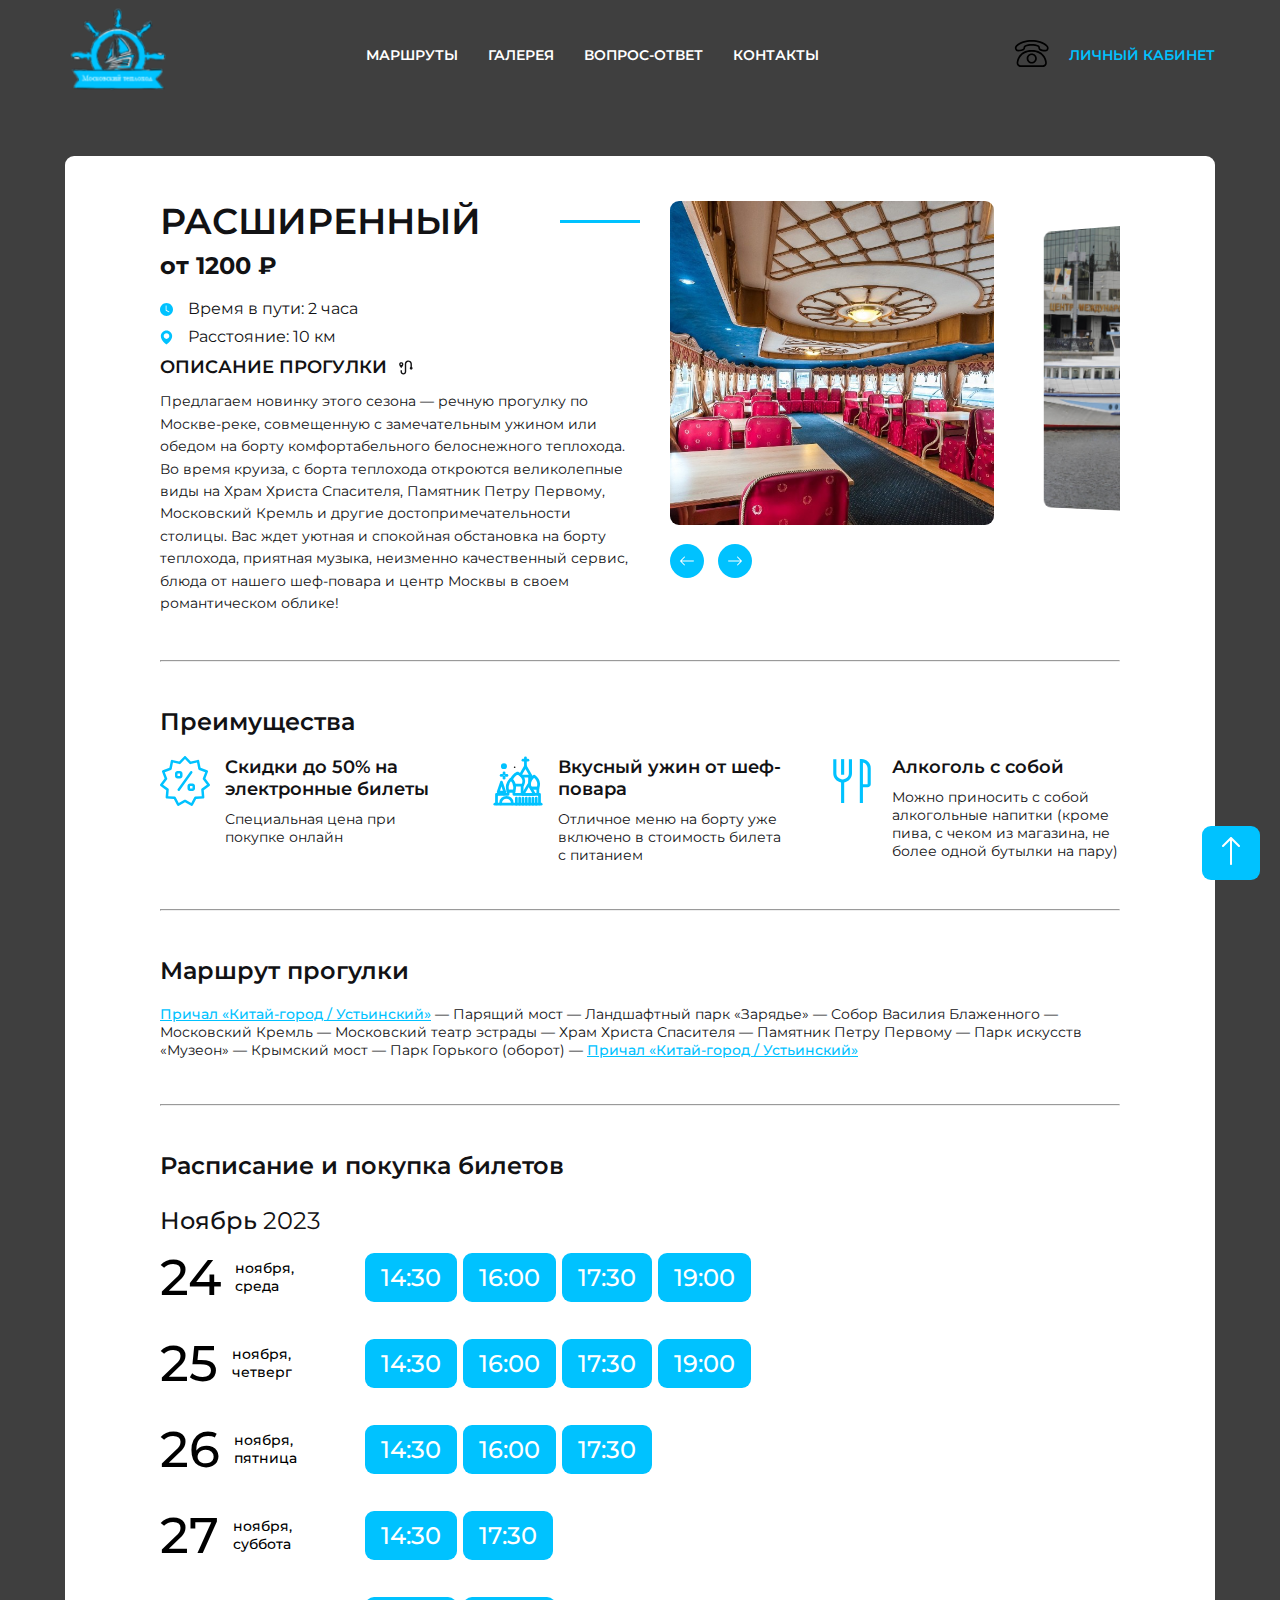
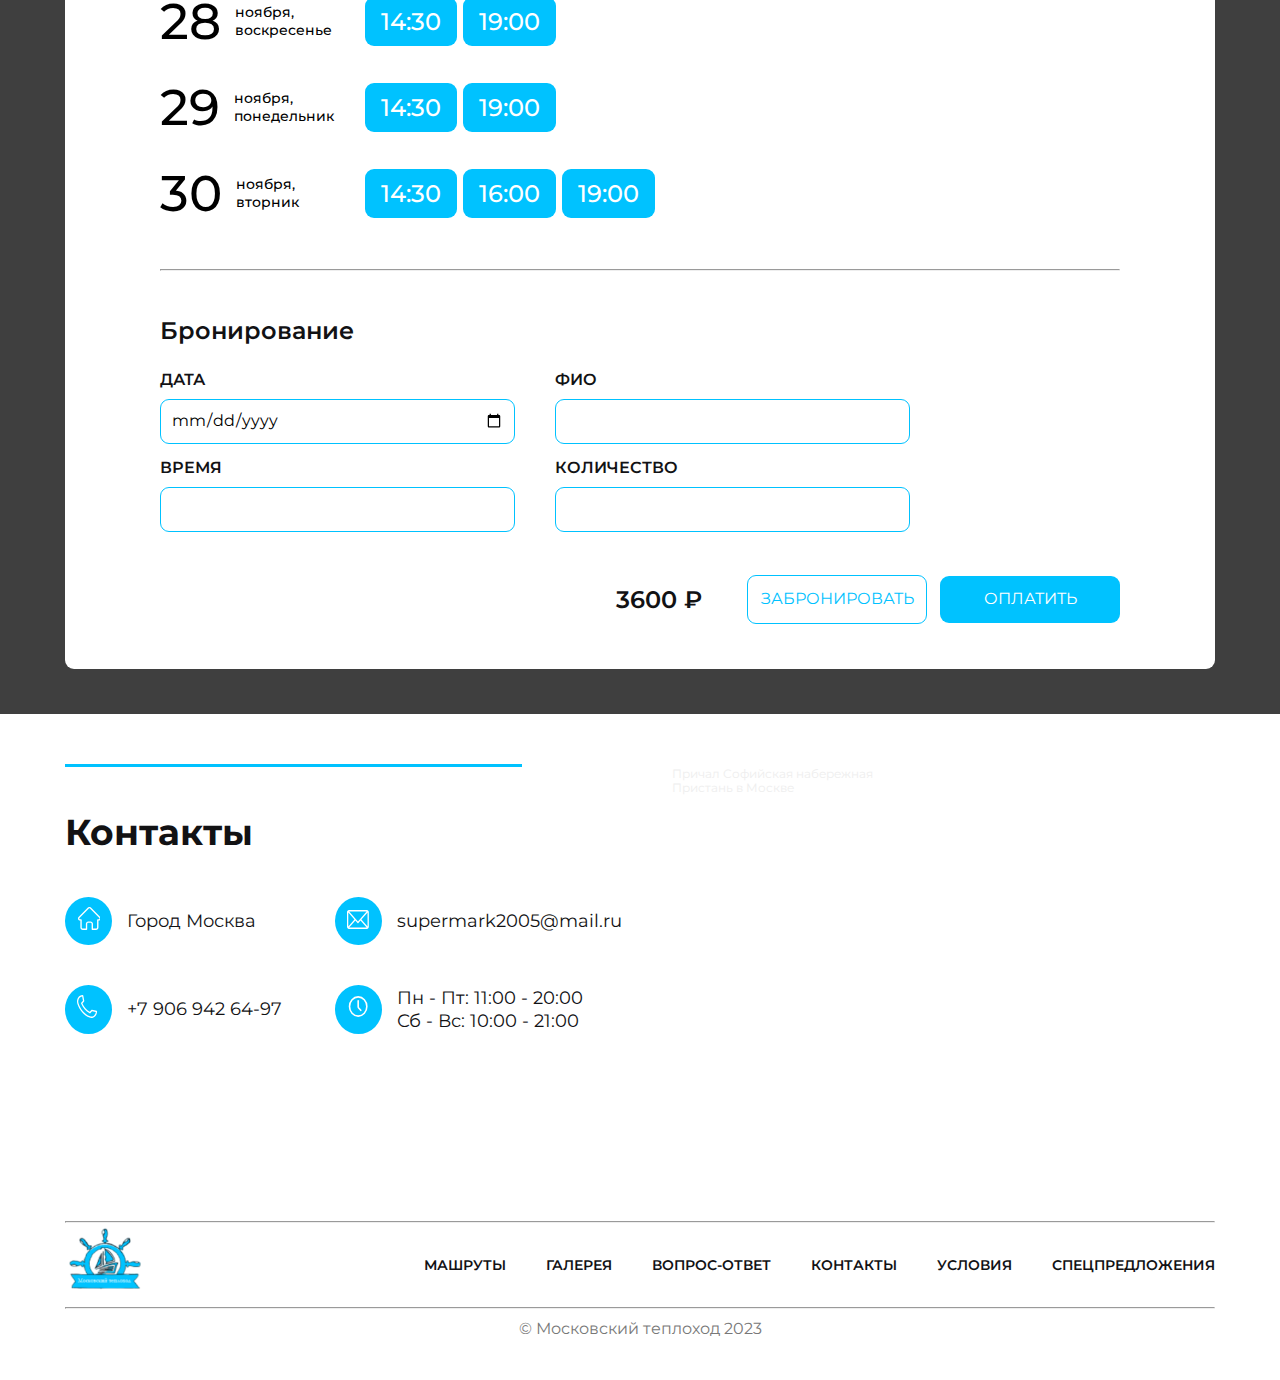
<file: excursion-extended.html>
<!DOCTYPE html>
<html lang="ru">
  <head>
    <meta charset="UTF-8" />
    <meta name="viewport" content="width=device-width, initial-scale=1.0" />
    <link rel="stylesheet" href="./css/normalize.css" />
    <link rel="stylesheet" href="./css/swiper-bundle.min.css" />
    <link rel="stylesheet" href="./css/style.css" />
    <link rel="icon" href="favicon.ico" type="image/x-icon" />
    <script src="./js/script.js" defer></script>
    <title>Расширенный</title>
  </head>
  <body class="body-page">
    <header class="header header-page" id="header">
      <div class="container">
        <div class="navbar-mobile">
          <ul class="navbar-mobile-menu">
            <li class="navbar-menu-item">
              <a href="./index.html#routes" class="navbar-menu-link"
                >Маршруты
              </a>
              <svg width="9" height="15" class="mobile-svg">
                <use href="./img/sprites.svg#mobile-arrow"></use>
              </svg>
            </li>
            <li class="navbar-menu-item">
              <a href="./index.html#gallery" class="navbar-menu-link"
                >Галерея</a
              >
              <svg width="9" height="15" class="mobile-svg">
                <use href="./img/sprites.svg#mobile-arrow"></use>
              </svg>
            </li>
            <li class="navbar-menu-item">
              <a href="./index.html#questions" class="navbar-menu-link"
                >вопрос-ответ</a
              >
              <svg width="9" height="15" class="mobile-svg">
                <use href="./img/sprites.svg#mobile-arrow"></use>
              </svg>
            </li>
            <li class="navbar-menu-item">
              <a href="#contacts" class="navbar-menu-link">Контакты</a>
              <svg width="9" height="15" class="mobile-svg">
                <use href="./img/sprites.svg#mobile-arrow"></use>
              </svg>
            </li>
            <li class="navbar-menu-item">
              <a href="./index.html#conditions" class="navbar-menu-link"
                >Условия</a
              >
              <svg width="9" height="15" class="mobile-svg">
                <use href="./img/sprites.svg#mobile-arrow"></use>
              </svg>
            </li>
            <li class="navbar-menu-item">
              <a href="./index.html#offers" class="navbar-menu-link"
                >Спецпредложения</a
              >
              <svg width="9" height="15" class="mobile-svg">
                <use href="./img/sprites.svg#mobile-arrow"></use>
              </svg>
            </li>
            <div class="navbar-menu-bottom">
              <a href="./account.html" class="navbar-menu-account"
                >Личный кабинет</a
              >
              <a href="tel:+79069426497" class="navbar-menu-phone">
                <svg width="20" height="20" class="mobile-svg">
                  <use href="./img/sprites.svg#modal-tel"></use>
                </svg>
                +7 906 942 64 97
              </a>
            </div>
          </ul>
          <!-- /.navbar-menu -->
        </div>
        <div class="navbar">
          <a href="./" class="navbar-logo">
            <img src="./img/png/logo.png" alt="logo" class="navbar-logo" />
          </a>
          <ul class="navbar-menu">
            <li class="navbar-menu-item">
              <a href="./index.html#routes" class="navbar-menu-link"
                >Маршруты</a
              >
            </li>
            <li class="navbar-menu-item">
              <a href="./index.html#gallery" class="navbar-menu-link"
                >галерея</a
              >
            </li>
            <li class="navbar-menu-item">
              <a href="./index.html#questions" class="navbar-menu-link"
                >вопрос-ответ</a
              >
            </li>
            <li class="navbar-menu-item">
              <a href="./index.html#contacts" class="navbar-menu-link"
                >контакты</a
              >
            </li>
          </ul>
          <!-- /.navbar-menu -->
          <div class="navbar-link">
            <a href="tel:+79069426497" class="navbar-link-button">
              <svg width="35" height="27" class="phone-svg">
                <use href="./img/sprites.svg#phone"></use>
              </svg>
            </a>
            <a href="./login.html" class="navbar-link-account"
              >Личный кабинет</a
            >
          </div>
          <a href="#" class="navbar-menu-toggle">
            <div class="navbar-menu-line"></div>
            <div class="navbar-menu-line"></div>
            <div class="navbar-menu-line"></div>
          </a>
        </div>
        <!-- /.navbar -->
      </div>
      <!-- /.container -->
    </header>
    <!-- /.header -->
    <section class="hero">
      <div class="container">
        <div class="hero-wrapper">
          <div class="hero-container">
            <div class="routes-wrapper hero-routes">
              <div class="route">
                <div class="route-text">
                  <h3 class="route-text-title hero-routes-title">
                    РАСШИРЕННЫЙ
                  </h3>
                  <h4 class="route-text-price">от 1200 ₽</h4>
                  <div class="route-text-info">
                    <svg width="13" height="13" class="route-text-svg">
                      <use href="./img/sprites.svg#clock"></use>
                    </svg>
                    <p class="route-text-info-title">
                      Время в пути:
                      <span class="route-text-info-span">2 часа</span>
                    </p>
                  </div>
                  <div class="route-text-info">
                    <svg width="13" height="15" class="route-text-svg">
                      <use href="./img/sprites.svg#map"></use>
                    </svg>
                    <p class="route-text-info-title">
                      Расстояние:
                      <span class="route-text-info-span">10 км</span>
                    </p>
                  </div>
                  <h4 class="route-subtitle">
                    Описание Прогулки
                    <svg width="17" height="17" class="route-subtitle-svg">
                      <use href="./img/sprites.svg#route"></use>
                    </svg>
                  </h4>
                  <p class="route-subtext">
                    Предлагаем новинку этого сезона — речную прогулку по
                    Москве-реке, совмещенную с замечательным ужином или обедом
                    на борту комфортабельного белоснежного теплохода. Во время
                    круиза, с борта теплохода откроются великолепные виды на
                    Храм Христа Спасителя, Памятник Петру Первому, Московский
                    Кремль и другие достопримечательности столицы. Вас ждет
                    уютная и спокойная обстановка на борту теплохода, приятная
                    музыка, неизменно качественный сервис, блюда от нашего
                    шеф-повара и центр Москвы в своем романтическом облике!
                  </p>
                </div>
              </div>
              <!-- /.route -->
              <!-- Slider main container -->
              <div class="swiper swiper-route">
                <!-- Additional required wrapper -->
                <div class="swiper-wrapper swiper-route-wrapper">
                  <!-- Slides -->
                  <div class="swiper-slide swiper-route-slider">
                    <img
                      src="./img/png/slide-extended-1.jpg"
                      alt=""
                      class="swiper-route-image"
                    />
                  </div>
                  <div class="swiper-slide swiper-route-slider">
                    <img
                      src="./img/png/slide-extended-2.jpg"
                      alt=""
                      class="swiper-route-image"
                    />
                  </div>
                  <div class="swiper-slide swiper-route-slider">
                    <img
                      src="./img/png/slide-extended-3.jpg"
                      alt=""
                      class="swiper-route-image"
                    />
                  </div>
                  <div class="swiper-slide swiper-route-slider">
                    <img
                      src="./img/png/slide-extended-4.jpg"
                      alt=""
                      class="swiper-route-image"
                    />
                  </div>
                  <div class="swiper-slide swiper-route-slider">
                    <img
                      src="./img/png/slide-extended-5.jpg"
                      alt=""
                      class="swiper-route-image"
                    />
                  </div>
                </div>
                <!-- If we need navigation buttons -->
                <div class="slider-button">
                  <div class="slider-button-prev">
                    <svg width="14" height="10" class="slider-svg">
                      <use href="./img/sprites.svg#slider-arrow-left"></use>
                    </svg>
                  </div>
                  <div class="slider-button-next">
                    <svg width="14" height="10" class="slider-svg">
                      <use href="./img/sprites.svg#slider-arrow-right"></use>
                    </svg>
                  </div>
                </div>
              </div>
            </div>
            <hr class="hero-seporator" />
            <div class="hero-advantages">
              <h2 class="hero-title">Преимущества</h2>
              <div class="hero-advantages-wrapper">
                <div class="hero-advantages-card">
                  <div class="hero-advantages-svg">
                    <svg width="50" height="50" class="advantages-svg">
                      <use href="./img/sprites.svg#sale"></use>
                    </svg>
                  </div>
                  <div class="hero-advantages-text">
                    <h3 class="hero-advantages-text-title">
                      Скидки до 50% на электронные билеты
                    </h3>
                    <p class="hero-advantages-text-subtitle">
                      Специальная цена при покупке онлайн
                    </p>
                  </div>
                </div>
                <div class="hero-advantages-card">
                  <div class="hero-advantages-svg">
                    <svg width="50" height="50" class="advantages-svg">
                      <use href="./img/sprites.svg#moscow"></use>
                    </svg>
                  </div>
                  <div class="hero-advantages-text">
                    <h3 class="hero-advantages-text-title">
                      Вкусный ужин от шеф-повара
                    </h3>
                    <p class="hero-advantages-text-subtitle">
                      Отличное меню на борту уже включено в стоимость билета с
                      питанием
                    </p>
                  </div>
                </div>
                <div class="hero-advantages-card">
                  <div class="hero-advantages-svg">
                    <svg width="50" height="50" class="advantages-svg">
                      <use href="./img/sprites.svg#bar"></use>
                    </svg>
                  </div>
                  <div class="hero-advantages-text">
                    <h3 class="hero-advantages-text-title">Алкоголь с собой</h3>
                    <p class="hero-advantages-text-subtitle">
                      Можно приносить с собой алкогольные напитки (кроме пива, с
                      чеком из магазина, не более одной бутылки на пару)
                    </p>
                  </div>
                </div>
              </div>
              <!-- /.hero-advantages-wrapper -->
            </div>
            <!-- /.hero-advantages -->
            <hr class="hero-seporator" />
            <div class="hero-walk">
              <h2 class="hero-title">Маршрут прогулки</h2>
              <p class="hero-walk-text">
                <span>Причал «Китай-город / Устьинский»</span>
                — Парящий мост — Ландшафтный парк «Зарядье» — Собор Василия
                Блаженного — Московский Кремль — Московский театр эстрады — Храм
                Христа Спасителя — Памятник Петру Первому — Парк искусств
                «Музеон» — Крымский мост — Парк Горького (оборот) —
                <span>Причал «Китай-город / Устьинский»</span>
              </p>
            </div>
            <!-- /.hero-walk -->
            <hr class="hero-seporator" />
            <div class="hero-schedule schedule" id="schedule">
              <h2 class="hero-title">Расписание и покупка билетов</h2>
              <h3 class="schedule-title">Ноябрь <span>2023</span></h3>
              <div class="schedule-wrapper">
                <div class="schedule-day">
                  <div class="schedule-day-date">
                    <span class="schedule-day-number">24</span
                    ><span class="schedule-day-week">ноября, <br />среда</span>
                  </div>
                  <div class="schedule-day-time">
                    <a href="#" class="schedule-day-time-link">14:30</a>
                    <a href="#" class="schedule-day-time-link">16:00</a>
                    <a href="#" class="schedule-day-time-link">17:30</a>
                    <a href="#" class="schedule-day-time-link">19:00</a>
                  </div>
                </div>
                <div class="schedule-day">
                  <div class="schedule-day-date">
                    <span class="schedule-day-number">25</span
                    ><span class="schedule-day-week"
                      >ноября, <br />четверг</span
                    >
                  </div>
                  <div class="schedule-day-time">
                    <a href="#" class="schedule-day-time-link">14:30</a>
                    <a href="#" class="schedule-day-time-link">16:00</a>
                    <a href="#" class="schedule-day-time-link">17:30</a>
                    <a href="#" class="schedule-day-time-link">19:00</a>
                  </div>
                </div>
                <div class="schedule-day">
                  <div class="schedule-day-date">
                    <span class="schedule-day-number">26</span
                    ><span class="schedule-day-week"
                      >ноября, <br />пятница</span
                    >
                  </div>
                  <div class="schedule-day-time">
                    <a href="#" class="schedule-day-time-link">14:30</a>
                    <a href="#" class="schedule-day-time-link">16:00</a>
                    <a href="#" class="schedule-day-time-link">17:30</a>
                  </div>
                </div>
                <div class="schedule-day">
                  <div class="schedule-day-date">
                    <span class="schedule-day-number">27</span
                    ><span class="schedule-day-week"
                      >ноября, <br />суббота</span
                    >
                  </div>
                  <div class="schedule-day-time">
                    <a href="#" class="schedule-day-time-link">14:30</a>
                    <a href="#" class="schedule-day-time-link">17:30</a>
                  </div>
                </div>
                <div class="schedule-day">
                  <div class="schedule-day-date">
                    <span class="schedule-day-number">28</span
                    ><span class="schedule-day-week"
                      >ноября, <br />воскресенье</span
                    >
                  </div>
                  <div class="schedule-day-time">
                    <a href="#" class="schedule-day-time-link">14:30</a>
                    <a href="#" class="schedule-day-time-link">19:00</a>
                  </div>
                </div>
                <div class="schedule-day">
                  <div class="schedule-day-date">
                    <span class="schedule-day-number">29</span
                    ><span class="schedule-day-week"
                      >ноября, <br />понедельник</span
                    >
                  </div>
                  <div class="schedule-day-time">
                    <a href="#" class="schedule-day-time-link">14:30</a>
                    <a href="#" class="schedule-day-time-link">19:00</a>
                  </div>
                </div>
                <div class="schedule-day">
                  <div class="schedule-day-date">
                    <span class="schedule-day-number">30</span
                    ><span class="schedule-day-week"
                      >ноября, <br />вторник</span
                    >
                  </div>
                  <div class="schedule-day-time">
                    <a href="#" class="schedule-day-time-link">14:30</a>
                    <a href="#" class="schedule-day-time-link">16:00</a>
                    <a href="#" class="schedule-day-time-link">19:00</a>
                  </div>
                </div>
              </div>
            </div>
            <hr class="hero-seporator" />
            <div class="hero-reservation reservation">
              <h2 class="hero-title">Бронирование</h2>
              <form action="#" class="form">
                <div class="input-group">
                  <label for="#" class="input-group-label">дата</label>
                  <input type="date" class="input input-group-input" />
                </div>
                <div class="input-group">
                  <label for="#" class="input-group-label">время</label>
                  <input type="text" class="input input-group-input" />
                </div>
                <div class="input-group">
                  <label for="#" class="input-group-label">ФИО</label>
                  <input type="text" class="input input-group-input" />
                </div>
                <div class="input-group">
                  <label for="#" class="input-group-label">Количество</label>
                  <input type="number" class="input input-group-input" />
                </div>
              </form>
              <!-- /.form -->
              <div class="reservation-info">
                <span class="reservation-info-price">3600 ₽</span>
                <div class="reservation-info-button">
                  <a
                    href="./account.html"
                    class="button button-primary route-button-primary reservation-button-primary"
                    >ЗАБРОНИРОВАТЬ</a
                  >
                  <a
                    href="#"
                    class="button route-button-basic reservation-button-basic pay-button"
                    >ОПЛАТИТЬ</a
                  >
                </div>
              </div>
            </div>
          </div>
          <!-- /.hero-container -->
        </div>
        <!-- /.hero-wrapper -->
      </div>
      <!-- /.container -->
    </section>
    <!-- /.hero -->
    <section id="contacts" class="section contacts">
      <div class="container">
        <div class="seporator"></div>
        <div class="contacts-wrapper">
          <div class="contacts-info">
            <h2 class="contacts-title">Контакты</h2>
            <ul class="contacts-list">
              <li class="contacts-list-item">
                <div class="contacts-list-svg">
                  <svg width="23" height="23">
                    <use href="./img/sprites.svg#house"></use>
                  </svg>
                </div>
                Город Москва
              </li>
              <li class="contacts-list-item">
                <div class="contacts-list-svg">
                  <svg width="23" height="23">
                    <use href="./img/sprites.svg#email"></use>
                  </svg>
                </div>
                <a
                  href="mailto:supermark2005@mail.ru"
                  class="contacts-list-link"
                  >supermark2005@mail.ru</a
                >
              </li>
              <li class="contacts-list-item">
                <div class="contacts-list-svg">
                  <svg width="23" height="23">
                    <use href="./img/sprites.svg#tel"></use>
                  </svg>
                </div>
                <a href="tel:+79069426497" class="contacts-list-link"
                  >+7 906 942 64-97</a
                >
              </li>
              <li class="contacts-list-item">
                <div class="contacts-list-svg">
                  <svg width="23" height="23">
                    <use href="./img/sprites.svg#time"></use>
                  </svg>
                </div>
                Пн - Пт: 11:00 - 20:00 <br />
                Сб - Вс: 10:00 - 21:00
              </li>
            </ul>
          </div>
          <!-- /.contacts-info -->
          <div
            style="position: relative; overflow: hidden"
            class="contacts-map"
          >
            <a
              href="https://yandex.ru/maps/org/prichal_sofiyskaya_naberezhnaya/71421605052/?utm_medium=mapframe&utm_source=maps"
              style="color: #eee; font-size: 12px; position: absolute; top: 0px"
              >Причал Софийская набережная</a
            ><a
              href="https://yandex.ru/maps/213/moscow/category/jetty_/196459817342/?utm_medium=mapframe&utm_source=maps"
              style="
                color: #eee;
                font-size: 12px;
                position: absolute;
                top: 14px;
              "
              >Пристань в Москве</a
            ><iframe
              src="https://yandex.ru/map-widget/v1/?ll=37.616861%2C55.748557&mode=search&oid=71421605052&ol=biz&z=16.94"
              width="560"
              height="400"
              allowfullscreen="true"
              style="position: relative"
              class="maps"
            ></iframe>
          </div>
        </div>
        <!-- /.contacts-wrapper -->
      </div>
      <!-- /.container -->
    </section>
    <!-- /.section contacts -->
    <footer class="footer">
      <div class="container">
        <hr class="footer-seporator" />
        <div class="footer-wrapper">
          <a href="./" class="footer-logo">
            <img src="./img/png/logo.png" alt="logo-footer" />
          </a>
          <ul class="footer-list">
            <li class="footer-list-item">
              <a href="./index.html#routes" class="footer-list-item-link"
                >Машруты</a
              >
            </li>
            <li class="footer-list-item">
              <a href="./index.html#gallery" class="footer-list-item-link"
                >Галерея</a
              >
            </li>
            <li class="footer-list-item">
              <a href="./index.html#questions" class="footer-list-item-link"
                >Вопрос-ответ</a
              >
            </li>
            <li class="footer-list-item">
              <a href="./index.html#contacts" class="footer-list-item-link"
                >Контакты</a
              >
            </li>
            <li class="footer-list-item">
              <a href="./index.html#conditions" class="footer-list-item-link"
                >Условия</a
              >
            </li>
            <li class="footer-list-item">
              <a href="./index.html#offers" class="footer-list-item-link"
                >Спецпредложения</a
              >
            </li>
          </ul>
        </div>
        <hr class="footer-seporator" />
        <!-- /.footer-wrapper -->
        <span class="footer-copy">&copy; Московский теплоход 2023</span>
      </div>
      <!-- /.container -->
    </footer>
    <!-- /.footer -->
    <a href="#header" class="page-button">
      <svg width="28" height="20" class="page-button-svg">
        <use href="./img/sprites.svg#slider-arrow-left"></use>
      </svg>
    </a>
    <div class="modal modal-application pay-modal">
      <a
        href="#"
        class="modal-application-button modal-account-modal pay-close-button"
      >
        <svg width="28" height="20" class="modal-svg">
          <use href="./img/sprites.svg#close"></use>
        </svg>
      </a>
      <form action="#" class="modal-form">
        <h2 class="form-title modal-title">Оплата</h2>
        <div class="modal-form-group">
          <label for="#" class="modal-form-label">номер карты</label>
          <input type="text" class="input modal-input" />
        </div>
        <div class="modal-form-number">
          <div class="modal-form-group">
            <label for="#" class="modal-form-label">действует до</label>
            <input type="text" class="input modal-input" />
          </div>
          <div class="modal-form-group">
            <label for="#" class="modal-form-label">CVV/CVC</label>
            <input type="text" class="input modal-input" />
          </div>
        </div>
        <a href="#" class="button modal-button">Отправить</a>
      </form>
    </div>
    <div class="body-dark"></div>
    <script src="./js/swiper-bundle.min.js"></script>
  </body>
</html>
</file>
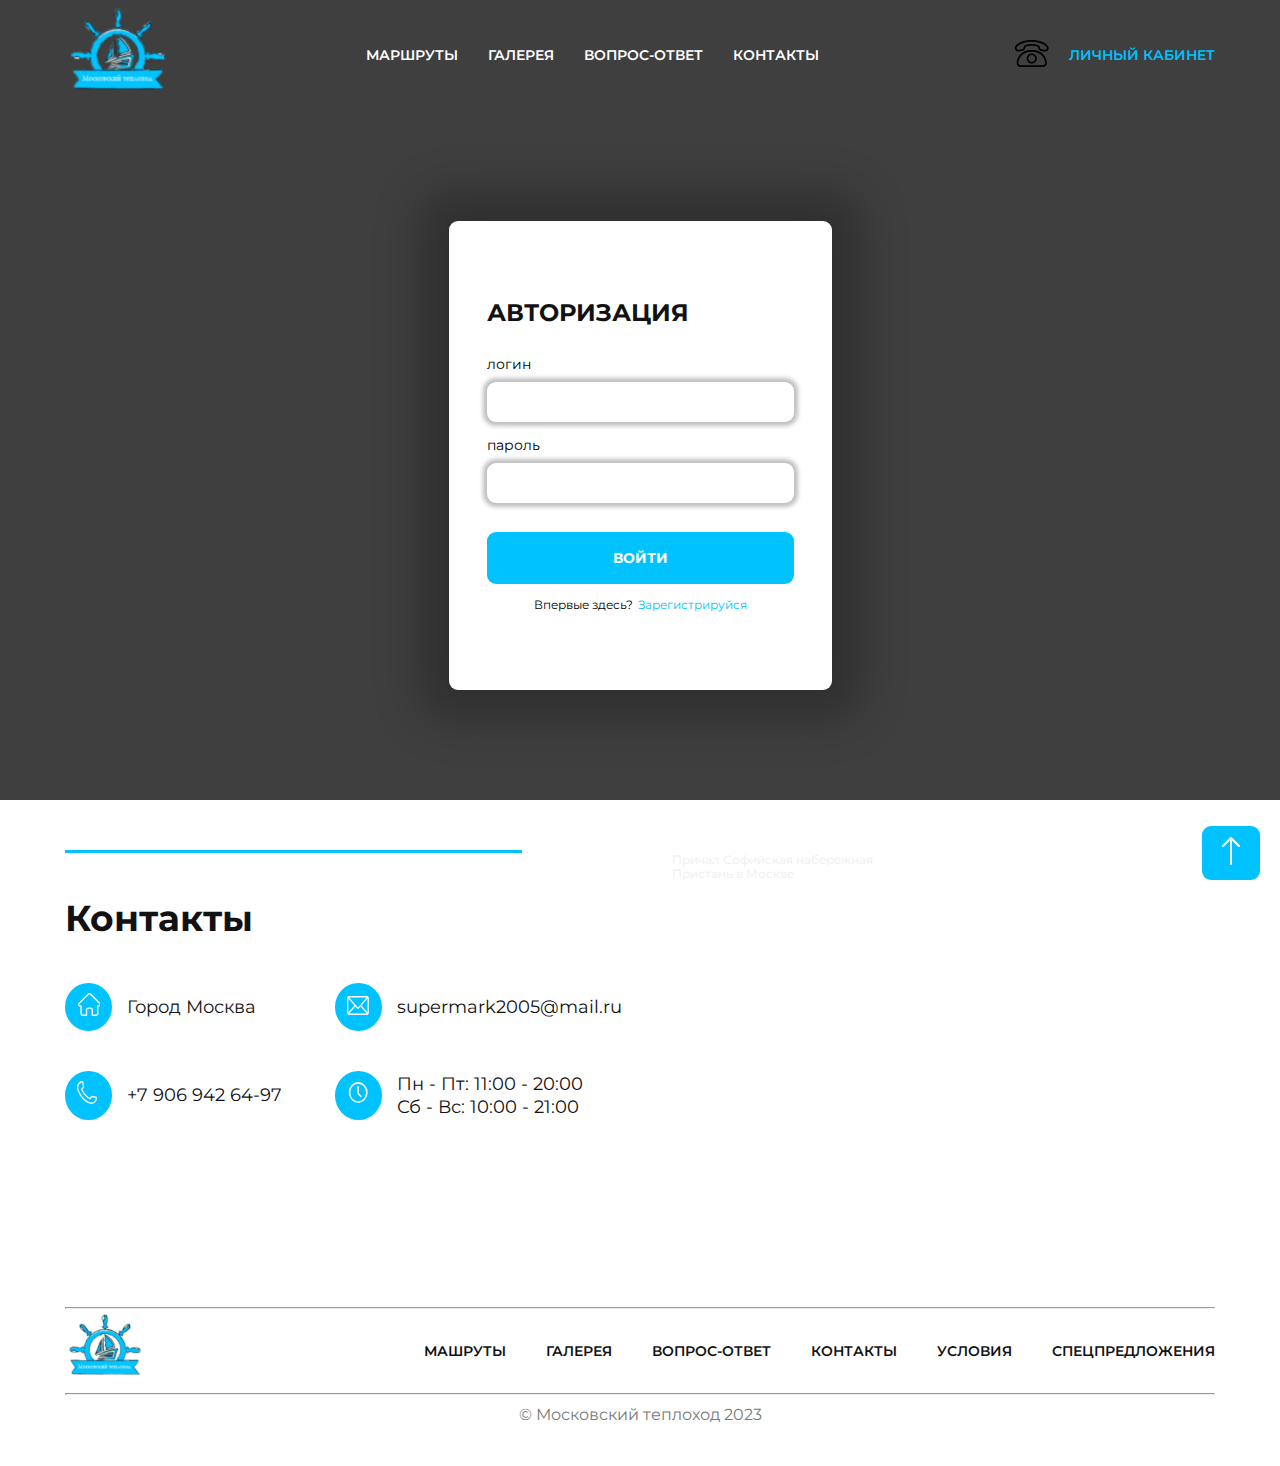
<file: login.html>
<!DOCTYPE html>
<html lang="ru">
  <head>
    <meta charset="UTF-8" />
    <meta name="viewport" content="width=device-width, initial-scale=1.0" />
    <link rel="stylesheet" href="./css/normalize.css" />
    <link rel="stylesheet" href="./css/swiper-bundle.min.css" />
    <link rel="stylesheet" href="./css/style.css" />
    <link rel="icon" href="favicon.ico" type="image/x-icon" />
    <script src="./js/script.js" defer></script>
    <title>Базовый</title>
  </head>
  <body class="body-page">
    <header class="header header-page" id="header">
      <div class="container">
        <div class="navbar-mobile">
          <ul class="navbar-mobile-menu">
            <li class="navbar-menu-item">
              <a href="./index.html#routes" class="navbar-menu-link"
                >Маршруты
              </a>
              <svg width="9" height="15" class="mobile-svg">
                <use href="./img/sprites.svg#mobile-arrow"></use>
              </svg>
            </li>
            <li class="navbar-menu-item">
              <a href="./index.html#gallery" class="navbar-menu-link"
                >Галерея</a
              >
              <svg width="9" height="15" class="mobile-svg">
                <use href="./img/sprites.svg#mobile-arrow"></use>
              </svg>
            </li>
            <li class="navbar-menu-item">
              <a href="./index.html#questions" class="navbar-menu-link"
                >вопрос-ответ</a
              >
              <svg width="9" height="15" class="mobile-svg">
                <use href="./img/sprites.svg#mobile-arrow"></use>
              </svg>
            </li>
            <li class="navbar-menu-item">
              <a href="#contacts" class="navbar-menu-link">Контакты</a>
              <svg width="9" height="15" class="mobile-svg">
                <use href="./img/sprites.svg#mobile-arrow"></use>
              </svg>
            </li>
            <li class="navbar-menu-item">
              <a href="./index.html#conditions" class="navbar-menu-link"
                >Условия</a
              >
              <svg width="9" height="15" class="mobile-svg">
                <use href="./img/sprites.svg#mobile-arrow"></use>
              </svg>
            </li>
            <li class="navbar-menu-item">
              <a href="./index.html#offers" class="navbar-menu-link"
                >Спецпредложения</a
              >
              <svg width="9" height="15" class="mobile-svg">
                <use href="./img/sprites.svg#mobile-arrow"></use>
              </svg>
            </li>
            <div class="navbar-menu-bottom">
              <a href="./account.html" class="navbar-menu-account"
                >Личный кабинет</a
              >
              <a href="tel:+79069426497" class="navbar-menu-phone">
                <svg width="20" height="20" class="mobile-svg">
                  <use href="./img/sprites.svg#modal-tel"></use>
                </svg>
                +7 906 942 64 97
              </a>
            </div>
          </ul>
          <!-- /.navbar-menu -->
        </div>
        <div class="navbar">
          <a href="./" class="navbar-logo">
            <img src="./img/png/logo.png" alt="logo" class="navbar-logo" />
          </a>
          <ul class="navbar-menu">
            <li class="navbar-menu-item">
              <a href="./index.html#routes" class="navbar-menu-link"
                >Маршруты</a
              >
            </li>
            <li class="navbar-menu-item">
              <a href="./index.html#gallery" class="navbar-menu-link"
                >галерея</a
              >
            </li>
            <li class="navbar-menu-item">
              <a href="./index.html#questions" class="navbar-menu-link"
                >вопрос-ответ</a
              >
            </li>
            <li class="navbar-menu-item">
              <a href="./index.html#contacts" class="navbar-menu-link"
                >контакты</a
              >
            </li>
          </ul>
          <!-- /.navbar-menu -->
          <div class="navbar-link">
            <a href="tel:+79069426497" class="navbar-link-button">
              <svg width="35" height="27" class="phone-svg">
                <use href="./img/sprites.svg#phone"></use>
              </svg>
            </a>
            <a href="./login.html" class="navbar-link-account"
              >Личный кабинет</a
            >
          </div>
          <a href="#" class="navbar-menu-toggle">
            <div class="navbar-menu-line"></div>
            <div class="navbar-menu-line"></div>
            <div class="navbar-menu-line"></div>
          </a>
        </div>
        <!-- /.navbar -->
      </div>
      <!-- /.container -->
    </header>
    <!-- /.header -->
    <section class="section login">
      <form action="#" class="login-form">
        <h1 class="login-title">Авторизация</h1>
        <div class="login-input-group">
          <label for="#" class="login-label">логин</label>
          <input type="text" class="input login-input" />
        </div>
        <div class="login-input-group">
          <label for="#" class="login-label">пароль</label>
          <input type="password" class="input login-input" />
        </div>
        <a href="./account.html" class="button login-button">Войти</a>
        <p class="login-info">
          Впервые здесь?<a href="./signup.html">Зарегистрируйся</a>
        </p>
      </form>
      <!-- /.form-login -->
    </section>
    <!-- /.section-login -->
    <section id="contacts" class="section contacts">
      <div class="container">
        <div class="seporator"></div>
        <div class="contacts-wrapper">
          <div class="contacts-info">
            <h2 class="contacts-title">Контакты</h2>
            <ul class="contacts-list">
              <li class="contacts-list-item">
                <div class="contacts-list-svg">
                  <svg width="23" height="23">
                    <use href="./img/sprites.svg#house"></use>
                  </svg>
                </div>
                Город Москва
              </li>
              <li class="contacts-list-item">
                <div class="contacts-list-svg">
                  <svg width="23" height="23">
                    <use href="./img/sprites.svg#email"></use>
                  </svg>
                </div>
                <a
                  href="mailto:supermark2005@mail.ru"
                  class="contacts-list-link"
                  >supermark2005@mail.ru</a
                >
              </li>
              <li class="contacts-list-item">
                <div class="contacts-list-svg">
                  <svg width="23" height="23">
                    <use href="./img/sprites.svg#tel"></use>
                  </svg>
                </div>
                <a href="tel:+79069426497" class="contacts-list-link"
                  >+7 906 942 64-97</a
                >
              </li>
              <li class="contacts-list-item">
                <div class="contacts-list-svg">
                  <svg width="23" height="23">
                    <use href="./img/sprites.svg#time"></use>
                  </svg>
                </div>
                Пн - Пт: 11:00 - 20:00 <br />
                Сб - Вс: 10:00 - 21:00
              </li>
            </ul>
          </div>
          <!-- /.contacts-info -->
          <div
            style="position: relative; overflow: hidden"
            class="contacts-map"
          >
            <a
              href="https://yandex.ru/maps/org/prichal_sofiyskaya_naberezhnaya/71421605052/?utm_medium=mapframe&utm_source=maps"
              style="color: #eee; font-size: 12px; position: absolute; top: 0px"
              >Причал Софийская набережная</a
            ><a
              href="https://yandex.ru/maps/213/moscow/category/jetty_/196459817342/?utm_medium=mapframe&utm_source=maps"
              style="
                color: #eee;
                font-size: 12px;
                position: absolute;
                top: 14px;
              "
              >Пристань в Москве</a
            ><iframe
              src="https://yandex.ru/map-widget/v1/?ll=37.616861%2C55.748557&mode=search&oid=71421605052&ol=biz&z=16.94"
              width="560"
              height="400"
              allowfullscreen="true"
              style="position: relative"
              class="maps"
            ></iframe>
          </div>
        </div>
        <!-- /.contacts-wrapper -->
      </div>
      <!-- /.container -->
    </section>
    <!-- /.section contacts -->
    <footer class="footer">
      <div class="container">
        <hr class="footer-seporator" />
        <div class="footer-wrapper">
          <a href="./" class="footer-logo">
            <img src="./img/png/logo.png" alt="logo-footer" />
          </a>
          <ul class="footer-list">
            <li class="footer-list-item">
              <a href="./index.html#routes" class="footer-list-item-link"
                >Машруты</a
              >
            </li>
            <li class="footer-list-item">
              <a href="./index.html#gallery" class="footer-list-item-link"
                >Галерея</a
              >
            </li>
            <li class="footer-list-item">
              <a href="./index.html#questions" class="footer-list-item-link"
                >Вопрос-ответ</a
              >
            </li>
            <li class="footer-list-item">
              <a href="./index.html#contacts" class="footer-list-item-link"
                >Контакты</a
              >
            </li>
            <li class="footer-list-item">
              <a href="./index.html#conditions" class="footer-list-item-link"
                >Условия</a
              >
            </li>
            <li class="footer-list-item">
              <a href="./index.html#offers" class="footer-list-item-link"
                >Спецпредложения</a
              >
            </li>
          </ul>
        </div>
        <hr class="footer-seporator" />
        <!-- /.footer-wrapper -->
        <span class="footer-copy">&copy; Московский теплоход 2023</span>
      </div>
      <!-- /.container -->
    </footer>
    <!-- /.footer -->
    <a href="#header" class="page-button">
      <svg width="28" height="20" class="page-button-svg">
        <use href="./img/sprites.svg#slider-arrow-left"></use></svg
    ></a>
    <script src="./js/swiper-bundle.min.js"></script>
  </body>
</html>
</file>
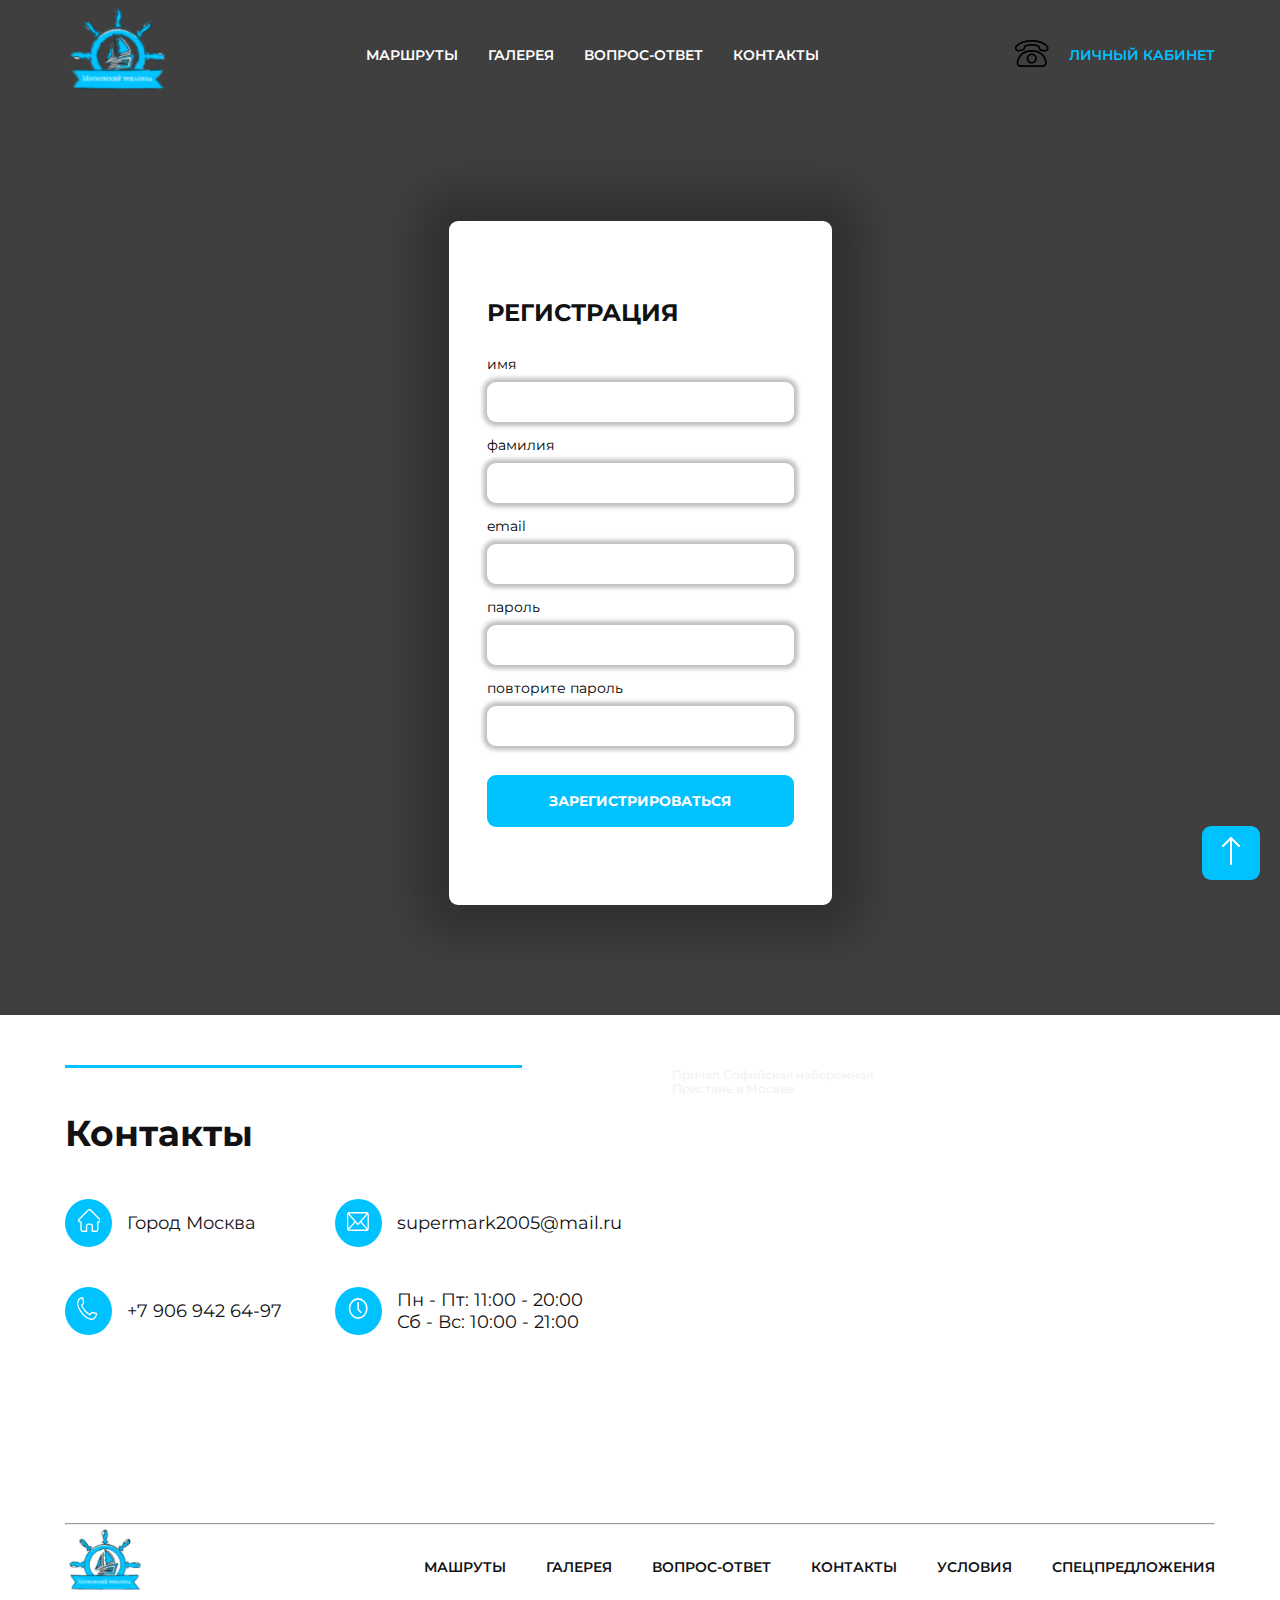
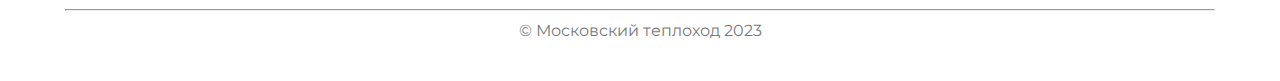
<file: signup.html>
<!DOCTYPE html>
<html lang="ru">
  <head>
    <meta charset="UTF-8" />
    <meta name="viewport" content="width=device-width, initial-scale=1.0" />
    <link rel="stylesheet" href="./css/normalize.css" />
    <link rel="stylesheet" href="./css/swiper-bundle.min.css" />
    <link rel="stylesheet" href="./css/style.css" />
    <link rel="icon" href="favicon.ico" type="image/x-icon" />
    <script src="./js/script.js" defer></script>
    <title>Базовый</title>
  </head>
  <body class="body-page">
    <header class="header header-page" id="header">
      <div class="container">
        <div class="navbar-mobile">
          <ul class="navbar-mobile-menu">
            <li class="navbar-menu-item">
              <a href="./index.html#routes" class="navbar-menu-link"
                >Маршруты
              </a>
              <svg width="9" height="15" class="mobile-svg">
                <use href="./img/sprites.svg#mobile-arrow"></use>
              </svg>
            </li>
            <li class="navbar-menu-item">
              <a href="./index.html#gallery" class="navbar-menu-link"
                >Галерея</a
              >
              <svg width="9" height="15" class="mobile-svg">
                <use href="./img/sprites.svg#mobile-arrow"></use>
              </svg>
            </li>
            <li class="navbar-menu-item">
              <a href="./index.html#questions" class="navbar-menu-link"
                >вопрос-ответ</a
              >
              <svg width="9" height="15" class="mobile-svg">
                <use href="./img/sprites.svg#mobile-arrow"></use>
              </svg>
            </li>
            <li class="navbar-menu-item">
              <a href="#contacts" class="navbar-menu-link">Контакты</a>
              <svg width="9" height="15" class="mobile-svg">
                <use href="./img/sprites.svg#mobile-arrow"></use>
              </svg>
            </li>
            <li class="navbar-menu-item">
              <a href="./index.html#conditions" class="navbar-menu-link"
                >Условия</a
              >
              <svg width="9" height="15" class="mobile-svg">
                <use href="./img/sprites.svg#mobile-arrow"></use>
              </svg>
            </li>
            <li class="navbar-menu-item">
              <a href="./index.html#offers" class="navbar-menu-link"
                >Спецпредложения</a
              >
              <svg width="9" height="15" class="mobile-svg">
                <use href="./img/sprites.svg#mobile-arrow"></use>
              </svg>
            </li>
            <div class="navbar-menu-bottom">
              <a href="./account.html" class="navbar-menu-account"
                >Личный кабинет</a
              >
              <a href="tel:+79069426497" class="navbar-menu-phone">
                <svg width="20" height="20" class="mobile-svg">
                  <use href="./img/sprites.svg#modal-tel"></use>
                </svg>
                +7 906 942 64 97
              </a>
            </div>
          </ul>
          <!-- /.navbar-menu -->
        </div>
        <div class="navbar">
          <a href="./" class="navbar-logo">
            <img src="./img/png/logo.png" alt="logo" class="navbar-logo" />
          </a>
          <ul class="navbar-menu">
            <li class="navbar-menu-item">
              <a href="./index.html#routes" class="navbar-menu-link"
                >Маршруты</a
              >
            </li>
            <li class="navbar-menu-item">
              <a href="./index.html#gallery" class="navbar-menu-link"
                >галерея</a
              >
            </li>
            <li class="navbar-menu-item">
              <a href="./index.html#questions" class="navbar-menu-link"
                >вопрос-ответ</a
              >
            </li>
            <li class="navbar-menu-item">
              <a href="./index.html#contacts" class="navbar-menu-link"
                >контакты</a
              >
            </li>
          </ul>
          <!-- /.navbar-menu -->
          <div class="navbar-link">
            <a href="tel:+79069426497" class="navbar-link-button">
              <svg width="35" height="27" class="phone-svg">
                <use href="./img/sprites.svg#phone"></use>
              </svg>
            </a>
            <a href="./login.html" class="navbar-link-account"
              >Личный кабинет</a
            >
          </div>
          <a href="#" class="navbar-menu-toggle">
            <div class="navbar-menu-line"></div>
            <div class="navbar-menu-line"></div>
            <div class="navbar-menu-line"></div>
          </a>
        </div>
        <!-- /.navbar -->
      </div>
      <!-- /.container -->
    </header>
    <!-- /.header -->
    <section class="section login">
      <form action="#" class="login-form">
        <h1 class="login-title">Регистрация</h1>
        <div class="login-input-group">
          <label for="#" class="login-label">имя</label>
          <input type="text" class="input login-input" />
        </div>
        <div class="login-input-group">
          <label for="#" class="login-label">фамилия</label>
          <input type="text" class="input login-input" />
        </div>
        <div class="login-input-group">
          <label for="#" class="login-label">email</label>
          <input type="email" class="input login-input" />
        </div>
        <div class="login-input-group">
          <label for="#" class="login-label">пароль</label>
          <input type="password" class="input login-input" />
        </div>
        <div class="login-input-group">
          <label for="#" class="login-label">повторите пароль</label>
          <input type="password" class="input login-input" />
        </div>
        <a href="./account.html" class="button login-button"
          >Зарегистрироваться</a
        >
      </form>
      <!-- /.form-login -->
    </section>
    <!-- /.section-login -->
    <section id="contacts" class="section contacts">
      <div class="container">
        <div class="seporator"></div>
        <div class="contacts-wrapper">
          <div class="contacts-info">
            <h2 class="contacts-title">Контакты</h2>
            <ul class="contacts-list">
              <li class="contacts-list-item">
                <div class="contacts-list-svg">
                  <svg width="23" height="23">
                    <use href="./img/sprites.svg#house"></use>
                  </svg>
                </div>
                Город Москва
              </li>
              <li class="contacts-list-item">
                <div class="contacts-list-svg">
                  <svg width="23" height="23">
                    <use href="./img/sprites.svg#email"></use>
                  </svg>
                </div>
                <a
                  href="mailto:supermark2005@mail.ru"
                  class="contacts-list-link"
                  >supermark2005@mail.ru</a
                >
              </li>
              <li class="contacts-list-item">
                <div class="contacts-list-svg">
                  <svg width="23" height="23">
                    <use href="./img/sprites.svg#tel"></use>
                  </svg>
                </div>
                <a href="tel:+79069426497" class="contacts-list-link"
                  >+7 906 942 64-97</a
                >
              </li>
              <li class="contacts-list-item">
                <div class="contacts-list-svg">
                  <svg width="23" height="23">
                    <use href="./img/sprites.svg#time"></use>
                  </svg>
                </div>
                Пн - Пт: 11:00 - 20:00 <br />
                Сб - Вс: 10:00 - 21:00
              </li>
            </ul>
          </div>
          <!-- /.contacts-info -->
          <div
            style="position: relative; overflow: hidden"
            class="contacts-map"
          >
            <a
              href="https://yandex.ru/maps/org/prichal_sofiyskaya_naberezhnaya/71421605052/?utm_medium=mapframe&utm_source=maps"
              style="color: #eee; font-size: 12px; position: absolute; top: 0px"
              >Причал Софийская набережная</a
            ><a
              href="https://yandex.ru/maps/213/moscow/category/jetty_/196459817342/?utm_medium=mapframe&utm_source=maps"
              style="
                color: #eee;
                font-size: 12px;
                position: absolute;
                top: 14px;
              "
              >Пристань в Москве</a
            ><iframe
              src="https://yandex.ru/map-widget/v1/?ll=37.616861%2C55.748557&mode=search&oid=71421605052&ol=biz&z=16.94"
              width="560"
              height="400"
              allowfullscreen="true"
              style="position: relative"
              class="maps"
            ></iframe>
          </div>
        </div>
        <!-- /.contacts-wrapper -->
      </div>
      <!-- /.container -->
    </section>
    <!-- /.section contacts -->
    <footer class="footer">
      <div class="container">
        <hr class="footer-seporator" />
        <div class="footer-wrapper">
          <a href="./" class="footer-logo">
            <img src="./img/png/logo.png" alt="logo-footer" />
          </a>
          <ul class="footer-list">
            <li class="footer-list-item">
              <a href="./index.html#routes" class="footer-list-item-link"
                >Машруты</a
              >
            </li>
            <li class="footer-list-item">
              <a href="./index.html#gallery" class="footer-list-item-link"
                >Галерея</a
              >
            </li>
            <li class="footer-list-item">
              <a href="./index.html#questions" class="footer-list-item-link"
                >Вопрос-ответ</a
              >
            </li>
            <li class="footer-list-item">
              <a href="./index.html#contacts" class="footer-list-item-link"
                >Контакты</a
              >
            </li>
            <li class="footer-list-item">
              <a href="./index.html#conditions" class="footer-list-item-link"
                >Условия</a
              >
            </li>
            <li class="footer-list-item">
              <a href="./index.html#offers" class="footer-list-item-link"
                >Спецпредложения</a
              >
            </li>
          </ul>
        </div>
        <hr class="footer-seporator" />
        <!-- /.footer-wrapper -->
        <span class="footer-copy">&copy; Московский теплоход 2023</span>
      </div>
      <!-- /.container -->
    </footer>
    <!-- /.footer -->
    <a href="#header" class="page-button">
      <svg width="28" height="20" class="page-button-svg">
        <use href="./img/sprites.svg#slider-arrow-left"></use></svg
    ></a>
    <script src="./js/swiper-bundle.min.js"></script>
  </body>
</html>
</file>
<file: css/style.css>
@import url("https://fonts.googleapis.com/css2?family=Montserrat:wght@300;400;500;600;700;800&display=swap");
* {
  box-sizing: border-box;
}

html {
  font-size: 16px;
  scroll-behavior: smooth;
}

body {
  font-family: "Montserrat", sans-serif;
  position: relative;
  color: #121214;
}

.container {
  max-width: 1150px;
  margin: 0 auto;
}

h1, h2, h3, h4, h5, h6, span, p {
  margin: 0;
  padding: 0;
}

ul, li {
  margin: 0;
  padding: 0;
  list-style: none;
}

a {
  text-decoration: none;
}

hr {
  margin: 0;
  padding: 0;
}

.button {
  display: flex;
  justify-content: center;
  align-items: center;
  background-color: #00C2FF;
  color: #fff;
  border-radius: 0.5625rem;
}

.section {
  padding: 3.125rem 0;
}
.section-title {
  color: #121214;
  font-size: 2.25rem;
  font-style: normal;
  font-weight: 700;
  line-height: normal;
  text-align: center;
  margin-bottom: 3.75rem;
}

.page-button {
  position: fixed;
  right: 1.25rem;
  bottom: 1.25rem;
  background-color: #00C2FF;
  padding: 0.9375rem;
  z-index: 10;
  border-radius: 0.5625rem;
}
.page-button-svg {
  transform: rotate(90deg);
}

.body-page {
  background-color: #3F3F3F;
}

.body-dark {
  content: "";
  left: 0;
  right: 0;
  top: 0;
  bottom: 0;
  position: absolute;
  background-color: #000;
  z-index: 99;
  opacity: 0.7;
  display: none;
}

.navbar-mobile {
  display: none;
}

.navbar {
  display: flex;
  align-items: center;
  justify-content: space-between;
}

.navbar-logo {
  width: 6.625rem;
  height: 6.9375rem;
  z-index: 4;
}

.navbar-menu {
  display: flex;
  align-items: center;
  list-style: none;
  gap: 1.875rem;
}
.navbar-menu-link {
  font-size: 0.875rem;
  font-style: normal;
  font-weight: 600;
  line-height: 104.7%;
  text-transform: uppercase;
  color: #fff;
  transition: 0.2s;
}
.navbar-menu-link:hover {
  color: #00C2FF;
}
.navbar-menu-bottom {
  display: flex;
  flex-direction: column;
}

.navbar-menu-account {
  color: #00C2FF;
  font-size: 16px;
  font-style: normal;
  font-weight: 600;
  text-transform: uppercase;
  margin-bottom: 1.25rem;
}

.navbar-menu-phone {
  display: flex;
  gap: 10px;
  align-items: center;
  font-size: 20px;
  color: #fff;
  font-weight: 600;
}

.navbar-link {
  display: flex;
  align-items: center;
  gap: 1.25rem;
}
.navbar-link-account {
  color: #00C2FF;
  font-size: 0.875rem;
  font-style: normal;
  font-weight: 600;
  line-height: 104.7%;
  text-transform: uppercase;
}

.navbar-menu-toggle {
  display: none;
  z-index: 4;
}

@media (max-width: 1170px) {
  .container {
    max-width: 992px;
  }
}
@media (max-width: 992px) {
  .container {
    max-width: 768px;
  }
  .navbar-menu {
    display: none;
  }
  .navbar-menu-item {
    display: flex;
    align-items: center;
    justify-content: space-between;
    border-bottom: 1px solid #787878;
    padding-bottom: 0.625rem;
  }
  .navbar-button {
    display: none;
  }
  .navbar-menu-line {
    content: "";
    width: 100%;
    height: 1px;
    background-color: #fff;
    transition: transform 0.3s;
  }
  .navbar-menu-line:nth-child(2) {
    width: 80%;
  }
  .navbar-light .navbar-menu-line {
    background-color: #fff;
  }
  .navbar-menu-toggle {
    width: 5rem;
    height: 4.93rem;
    display: flex;
    align-items: end;
    flex-direction: column;
    justify-content: space-between;
    padding: 2rem 1.6875rem;
  }
  .navbar-mobile.is-open {
    display: block;
    background-color: #3F3F3F;
  }
  .navbar-mobile {
    width: 100%;
    height: 100%;
    position: fixed;
    top: 0;
    left: 0;
    right: 0;
    bottom: 0;
    overflow-y: auto;
    z-index: 2;
    padding-top: 6.9375rem;
  }
  .navbar-mobile.is-open {
    display: block;
  }
  .navbar-mobile-menu {
    max-width: 768px;
    margin: 0 auto;
    margin-top: 1.5rem;
    display: flex;
    flex-direction: column;
    list-style: none;
    gap: 1.875rem;
    padding: 0;
    z-index: 2;
  }
  .navbar-mobile-link {
    font-size: 0.875rem;
    font-style: normal;
    font-weight: 700;
    line-height: 160%;
    text-decoration: none;
    color: #292d33;
  }
  .navbar-link {
    display: none;
  }
}
.close-menu .navbar-menu-line:nth-child(2) {
  display: none;
}

.close-menu .navbar-menu-line:nth-child(1) {
  transform: rotate(45deg) translate(5px, 4px);
}

.close-menu .navbar-menu-line:nth-child(3) {
  transform: rotate(-45deg) translate(4px, -3px);
}

.header {
  background-image: url("../img/png/bg-hero.png");
  background-repeat: no-repeat;
  background-size: cover;
  background-attachment: fixed;
  position: relative;
  z-index: 1;
  height: 100vh;
}
.header::after {
  content: "";
  position: absolute;
  top: 0;
  left: 0;
  right: 0;
  bottom: 0;
  background-color: rgba(6, 13, 22, 0.2509803922);
  z-index: -1;
}
.header-page {
  background-image: none;
  background-color: #3F3F3F;
  height: auto;
}
.header-page::after {
  display: none;
}
.header-content {
  padding-top: 6.25rem;
  color: #fff;
  max-width: 35.4375rem;
}
.header-content-title {
  color: inherit;
  font-size: 4.375rem;
  font-style: normal;
  font-weight: 800;
  line-height: 5.4375rem;
  letter-spacing: 0.1969rem;
}
.header-content-text {
  color: inherit;
  font-size: 1.5rem;
  font-style: normal;
  font-weight: 500;
  line-height: 108.7%;
  margin: 2.3125rem 0 3.5rem 0;
}
.header-content-button {
  max-width: 15.1875rem;
  padding: 0.75rem 0;
  font-size: 0.875rem;
  font-style: normal;
  font-weight: 600;
}
.header-content-button-svg {
  padding: 7px;
  border-radius: 50px;
  background-color: #fff;
  margin-left: 1.375rem;
}

.ellipse {
  position: absolute;
  left: 0.625rem;
  top: 0;
  width: 3.125rem;
  height: 3.125rem;
  background-color: #00C2FF;
  border-radius: 3.125rem;
  z-index: -1;
}

.advantages-wrapper {
  display: grid;
  grid-template-columns: repeat(4, 1fr);
  gap: 1.875rem;
}
.advantages-card {
  position: relative;
  max-width: 15.625rem;
}
.advantages-card-title {
  color: #121214;
  font-size: 1.125rem;
  font-style: normal;
  font-weight: 600;
  padding-top: 3.75rem;
  margin-bottom: 0.625rem;
}
.advantages-card-text {
  color: #121214;
  font-size: 1rem;
  font-style: normal;
  font-weight: 400;
  line-height: 1.3rem;
}
.advantages-card-svg {
  position: absolute;
  left: 0;
  top: 0.625rem;
}

.routes {
  background-color: #f7f7f7;
}
.routes-title {
  margin-bottom: 0;
}
.routes-wrapper {
  display: flex;
  margin-top: 4.1875rem;
  gap: 1.875rem;
}
.routes-wrapper-reverse {
  flex-direction: row-reverse;
}

.route {
  display: flex;
  gap: 1.0625rem;
}
.route-line {
  width: 5rem;
  height: 0.25rem;
  background-color: #00C2FF;
  margin-top: 1.1875rem;
}
.route-text {
  max-width: 32.75rem;
  color: #121214;
}
.route-text-title {
  color: inherit;
  font-size: 2.25rem;
  font-style: normal;
  font-weight: 600;
  text-transform: uppercase;
}
.route-text-price {
  color: inherit;
  font-size: 1.5rem;
  font-style: normal;
  font-weight: 700;
  margin: 0.625rem 0 1.25rem 0;
}
.route-text-info {
  display: flex;
  align-items: center;
  gap: 0.9375rem;
  margin-bottom: 0.625rem;
}
.route-subtitle {
  margin-top: 0.625rem;
  color: inherit;
  font-size: 1.125rem;
  font-style: normal;
  font-weight: 600;
  text-transform: uppercase;
  display: flex;
  align-items: center;
  gap: 0.625rem;
  margin-bottom: 0.8125rem;
}
.route-subtext {
  color: inherit;
  font-size: 0.875rem;
  font-style: normal;
  font-weight: 400;
  line-height: 1.4rem;
}
.route-button {
  display: flex;
  gap: 0.625rem;
  margin-top: 1.25rem;
}
.route-button-primary {
  background-color: #f7f7f7;
  color: #00C2FF;
  border: 1.5px solid #00C2FF;
  padding: 0.875rem 0;
  width: 11.25rem;
  transition: 0.3s;
}
.route-button-primary:hover {
  text-shadow: 1px -1px 1px #00C2FF;
  box-shadow: 0px 0px 4px #00C2FF;
}
.route-button-basic {
  padding: 0.875rem 0;
  width: 11.25rem;
  transition: 0.3s;
}
.route-button-basic:hover {
  text-shadow: 1px -1px 1px #fff;
  box-shadow: 0px 0px 4px #00C2FF;
}

.swiper {
  max-width: 28.125rem;
  position: relative;
  margin-left: 0;
  margin-right: 0;
  z-index: 0;
}
.swiper-wrapper {
  height: 100%;
}
.swiper-route-image {
  width: 20.25rem;
  height: 20.25rem;
  -o-object-fit: cover;
     object-fit: cover;
  border-radius: 0.5625rem;
}

.slider-button {
  position: static;
  margin-top: 0.9375rem;
  display: flex;
  gap: 0.875rem;
}
.slider-button-reverse {
  justify-content: flex-end;
}
.slider-button-prev {
  background-color: #00C2FF;
  border-radius: 3.125rem;
  padding: 0.5rem 0.625rem;
  cursor: pointer;
  transition: 0.2s;
}
.slider-button-prev:hover {
  opacity: 0.7;
}
.slider-button-next {
  background-color: #00C2FF;
  border-radius: 3.125rem;
  padding: 0.5rem 0.625rem;
  cursor: pointer;
  transition: 0.2s;
}
.slider-button-next:hover {
  opacity: 0.7;
}

.help {
  background-image: url("../img/png/bg-help.jpeg");
  background-size: cover;
  background-position: center;
  height: 50vh;
  color: #fff;
  display: flex;
  justify-content: center;
  align-items: center;
}
.help-wrapper {
  display: flex;
  flex-direction: column;
  justify-content: center;
  align-items: center;
}
.help-title {
  font-size: 2.25rem;
  font-style: normal;
  font-weight: 700;
  line-height: 130%;
  color: inherit;
  margin-bottom: 0.625rem;
  text-align: center;
}
.help-text {
  color: inherit;
  font-size: 1.125rem;
  font-style: normal;
  font-weight: 500;
  line-height: 130%;
  margin-bottom: 1.6875rem;
  text-align: center;
}
.help-button {
  font-size: 0.875rem;
  font-style: normal;
  font-weight: 600;
  line-height: 130%;
  padding: 0.8125rem;
}

.swiper-gallery {
  max-width: 100%;
  position: relative;
  display: flex;
  flex-direction: column;
}
.swiper-wrapper {
  width: 100%;
  position: relative;
}
.swiper-gallery-image {
  width: 22.5rem;
  height: 22.5rem;
  border-radius: 0.5625rem;
  -o-object-fit: cover;
     object-fit: cover;
}

.gallery-button {
  margin-top: 1.6875rem;
  position: static;
  display: flex;
  justify-content: center;
  gap: 0.9375rem;
}
.gallery-button-next {
  background-color: #00C2FF;
  padding: 0.625rem 0.6875rem;
  border-radius: 50%;
  cursor: pointer;
}
.gallery-button-prev {
  position: static;
  background-color: #00C2FF;
  padding: 0.625rem 0.6875rem;
  border-radius: 50%;
  cursor: pointer;
}

.conditions {
  position: relative;
  z-index: -1;
  background-image: url("../img/png/bg-conditions.jpeg");
}
.conditions::before {
  content: "";
  position: absolute;
  top: 0;
  left: 0;
  right: 0;
  bottom: 0;
  background-color: #000;
  opacity: 0.45;
  z-index: -1;
}
.conditions-title {
  color: #ffffff;
  margin-left: auto;
  margin-right: auto;
  font-size: 2.25rem;
  max-width: 31.25rem;
  font-style: normal;
  font-weight: 700;
  line-height: 130%;
  position: relative;
  z-index: 10;
}
.conditions-wrapper {
  display: grid;
  grid-template-columns: repeat(3, 1fr);
  -moz-column-gap: 2.5rem;
       column-gap: 2.5rem;
  row-gap: 2.5rem;
}
.conditions-card {
  background-color: #fff;
  border-radius: 0.5625rem;
  display: flex;
  align-items: start;
  gap: 0.875rem;
  min-height: 7.1875rem;
  padding: 0.9375rem 0.9375rem;
}
.conditions-card-text {
  font-size: 14px;
  font-style: normal;
  font-weight: 400;
  line-height: 150%;
  color: #121214;
}
.conditions-card-text span {
  font-weight: 700;
}
.conditions-card-svg {
  background-color: #00C2FF;
  padding: 0.625rem;
  border-radius: 50%;
}

.offers-wrapper {
  display: flex;
  align-items: center;
  gap: 1.875rem;
}
.offers-card {
  background-color: #f7f7f7;
  display: flex;
  position: relative;
  border-radius: 0.5625rem;
  gap: 1.75rem;
  overflow: hidden;
}
.offers-card-text {
  margin-top: 1.5625rem;
  padding-right: 0.9375rem;
  max-width: 15.4375rem;
}
.offers-card-text-title {
  color: #00C2FF;
  font-size: 1.625rem;
  font-style: normal;
  font-weight: 700;
  line-height: 139%;
  margin-bottom: 1.5rem;
}
.offers-card-text-subtitle {
  color: #121214;
  font-size: 1.125rem;
  font-style: normal;
  font-weight: 400;
  line-height: 130%;
}
.offers-card-image {
  width: 16.5rem;
  height: 19.4375rem;
  -o-object-fit: cover;
     object-fit: cover;
  border-radius: 0.5625rem 0rem 0rem 0.5625rem;
}
.offers-card-svg {
  position: absolute;
  bottom: -4px;
  right: 0;
}

.questions {
  background-color: #f7f7f7;
}
.questions-wrapper {
  display: flex;
  align-items: center;
  justify-content: space-between;
  gap: 1.25rem;
}
.questions-text {
  display: flex;
  flex-direction: column;
  gap: 0.625rem;
  max-width: 50%;
}
.questions-text-card {
  border: 1px solid #848484;
  padding: 1.3125rem;
  color: #121214;
  max-width: 50rem;
  border-radius: 2px;
  transition: border 0.3s;
}
.questions-text-card:hover {
  border: 1px solid #00C2FF;
}
.questions-text-card.is-open {
  border: 1px solid #00C2FF;
}
.questions-text-card-visible {
  display: flex;
  align-items: center;
  justify-content: space-between;
  gap: 2.5rem;
}
.questions-text-card-title {
  color: inherit;
  font-size: 1rem;
  font-style: normal;
  font-weight: 600;
  line-height: normal;
}
.questions-text-card-hidden {
  display: none;
}
.questions-text-card-hidden.is-open {
  display: block;
  color: inherit;
  font-size: 0.875rem;
  font-style: normal;
  font-weight: 400;
  line-height: 1.3125rem;
  max-width: 24.4375rem;
  margin-top: 1.8125rem;
}
.questions-asking {
  display: flex;
  flex-direction: column;
  align-items: center;
  justify-content: center;
  color: #121214;
  max-width: 50%;
}
.questions-asking-title {
  color: inherit;
  font-size: 1.5rem;
  font-style: normal;
  font-weight: 600;
  margin-top: 0.625rem;
  margin-bottom: 0.9375rem;
}
.questions-asking-text {
  color: inherit;
  text-align: center;
  font-size: 0.875rem;
  font-style: normal;
  font-weight: 400;
  max-width: 31.25rem;
  margin-bottom: 1.25rem;
}
.questions-asking-button {
  padding: 1.1875rem 0;
  width: 13.875rem;
}

.quest-svg.is-open {
  fill: #00C2FF;
  transform: rotate(-90deg);
}

.seporator {
  content: "";
  max-width: 28.5625rem;
  height: 0.1875rem;
  background-color: #00C2FF;
}

.contacts {
  background-color: #fff;
}
.contacts-map {
  border: none;
}
.contacts-wrapper {
  display: flex;
  justify-content: space-between;
  gap: 3.125rem;
  color: #121214;
}
.contacts-title {
  color: inherit;
  margin-top: 2.5rem;
  margin-bottom: 2.5rem;
  font-size: 2.25rem;
  font-style: normal;
  font-weight: 700;
  line-height: 140.4%;
}
.contacts-list {
  display: grid;
  grid-template-columns: repeat(2, 1fr);
  row-gap: 2.5rem;
}
.contacts-list-item {
  color: inherit;
  font-size: 1.125rem;
  font-style: normal;
  font-weight: 400;
  line-height: 124.187%;
  display: flex;
  align-items: center;
  gap: 0.9375rem;
}
.contacts-list-link {
  color: inherit;
}
.contacts-list-svg {
  background-color: #00C2FF;
  padding: 10px 12px;
  width: -moz-max-content;
  width: max-content;
  border-radius: 50%;
}

.maps {
  border: none;
}

.footer {
  padding-bottom: 2.5rem;
  background-color: #fff;
}
.footer-wrapper {
  display: flex;
  align-items: center;
  justify-content: space-between;
}
.footer-logo img {
  width: 5rem;
  height: 5rem;
  -o-object-fit: cover;
     object-fit: cover;
}
.footer-list {
  display: flex;
  align-items: center;
  gap: 2.5rem;
}
.footer-list-item-link {
  color: #121214;
  font-size: 0.875rem;
  font-style: normal;
  font-weight: 600;
  line-height: 104.7%;
  text-transform: uppercase;
  transition: 0.2s;
}
.footer-list-item-link:hover {
  color: #00C2FF;
}
.footer-copy {
  color: #787878;
  font-size: 1rem;
  font-style: normal;
  font-weight: 400;
  line-height: 126.687%;
  display: flex;
  justify-content: center;
  margin-top: 0.625rem;
}

.hero {
  background-color: #3F3F3F;
}
.hero-wrapper {
  background-color: #fff;
  border-radius: 0.5625rem;
  padding: 2.8125rem 0;
  margin: 2.8125rem 0;
}
.hero-routes {
  margin-top: 0;
}
.hero-routes-title {
  display: flex;
  align-items: center;
  justify-content: space-between;
  gap: 10px;
}
.hero-routes-title::after {
  content: "";
  width: 5rem;
  height: 0.1875rem;
  background-color: #00C2FF;
}
.hero-container {
  max-width: 60rem;
  margin: 0 auto;
}
.hero-seporator {
  margin: 2.8125rem 0;
}
.hero-title {
  color: #121214;
  font-size: 1.5rem;
  font-style: normal;
  font-weight: 600;
  line-height: normal;
}
.hero-advantages-wrapper {
  margin-top: 1.25rem;
  display: grid;
  grid-template-columns: repeat(3, 1fr);
  -moz-column-gap: 2.5rem;
       column-gap: 2.5rem;
}
.hero-advantages-card {
  display: flex;
  gap: 0.9375rem;
}
.hero-advantages-text-title {
  font-size: 1.125rem;
  font-style: normal;
  font-weight: 600;
  line-height: normal;
  margin-bottom: 0.625rem;
}
.hero-advantages-text-subtitle {
  font-size: 0.875rem;
  font-style: normal;
  font-weight: 400;
  line-height: normal;
}
.hero-walk-text {
  margin-top: 1.25rem;
  font-size: 0.875rem;
  font-style: normal;
  font-weight: 400;
  line-height: normal;
  color: #121214;
}
.hero-walk-text span {
  color: #00C2FF;
  font-style: normal;
  font-weight: 500;
  line-height: normal;
  text-decoration-line: underline;
}

.schedule-title {
  font-size: 1.5rem;
  font-style: normal;
  font-weight: 500;
  line-height: normal;
  margin-top: 1.625rem;
  margin-bottom: 0.75rem;
}
.schedule-title span {
  font-weight: 400;
}
.schedule-wrapper {
  display: flex;
  flex-direction: column;
  gap: 1.5625rem;
}
.schedule-day {
  display: flex;
  align-items: center;
  gap: 3.4375rem;
}
.schedule-day-date {
  display: flex;
  align-items: center;
  gap: 0.875rem;
  width: 9.375rem;
}
.schedule-day-number {
  color: #000;
  font-size: 3.125rem;
  font-style: normal;
  font-weight: 500;
  line-height: normal;
}
.schedule-day-week {
  color: #000;
  font-size: 0.875rem;
  font-style: normal;
  font-weight: 500;
  line-height: normal;
}
.schedule-day-time {
  display: flex;
  gap: 0.375rem;
}
.schedule-day-time-link {
  color: #fff;
  font-size: 1.5rem;
  font-style: normal;
  font-weight: 500;
  line-height: normal;
  padding: 0.625rem 1rem;
  background-color: #00C2FF;
  border-radius: 0.5625rem;
  transition: 0.2s;
}
.schedule-day-time-link:hover {
  background-color: #00C2FF;
  opacity: 0.7;
}

.reservation-info {
  margin-top: 1.75rem;
  display: flex;
  align-items: center;
  gap: 2.8125rem;
  justify-content: flex-end;
}
.reservation-info-price {
  font-size: 1.5rem;
  font-style: normal;
  font-weight: 600;
  line-height: 130%;
}
.reservation-info-button {
  display: flex;
  align-items: center;
  gap: 0.8125rem;
}
.reservation-button-primary {
  background-color: #fff;
}

.form {
  margin-top: 1.625rem;
  -moz-columns: 2;
       columns: 2;
  max-width: 46.875rem;
  gap: 2.5rem;
}

.input-group {
  display: flex;
  flex-direction: column;
  gap: 0.625rem;
  margin-bottom: 0.9375rem;
}
.input-group-label {
  font-size: 1rem;
  font-style: normal;
  font-weight: 600;
  text-transform: uppercase;
}
.input-group-input {
  height: 2.8125rem;
  border-radius: 0.5625rem;
  border: 0.0625rem solid #00C2FF;
  background-color: #fff;
  padding: 0 0.625rem;
  width: 100%;
}

.login-form {
  margin: 3.75rem auto;
  max-width: 23.9375rem;
  background-color: #fff;
  border-radius: 0.5625rem;
  box-shadow: 0rem 0rem 2.8125rem 1.875rem rgba(0, 0, 0, 0.25);
  padding: 4.875rem 2.375rem;
}
.login-title {
  font-size: 1.5rem;
  font-style: normal;
  font-weight: 700;
  margin-bottom: 1.8125rem;
  text-transform: uppercase;
}
.login-input-group {
  display: flex;
  flex-direction: column;
  gap: 0.625rem;
  margin-bottom: 0.9375rem;
}
.login-label {
  font-size: 0.875rem;
  font-style: normal;
  font-weight: 400;
  color: #000;
}
.login-input {
  border-radius: 0.5625rem;
  background: #FFF;
  box-shadow: 0rem 0rem 0.25rem 0.25rem rgba(0, 0, 0, 0.25);
  border: none;
  height: 2.5rem;
  padding: 0 0.625rem;
}
.login-button {
  margin-top: 1.8125rem;
  padding: 1.125rem 0;
  font-size: 0.875rem;
  font-style: normal;
  font-weight: 700;
  text-transform: uppercase;
  transition: 0.3s;
}
.login-button:hover {
  opacity: 0.7;
}
.login-info {
  font-size: 0.75rem;
  font-style: normal;
  font-weight: 400;
  color: #000;
  display: flex;
  justify-content: center;
  margin-top: 0.875rem;
}
.login-info a {
  color: #00C2FF;
  margin-left: 0.3125rem;
}

.account-title {
  font-size: 1.5rem;
  font-style: normal;
  font-weight: 600;
  text-transform: uppercase;
  display: flex;
  justify-content: space-between;
  margin-bottom: 2.875rem;
}
.account-list {
  display: grid;
  grid-template-columns: repeat(3, 1fr);
  gap: 1.25rem;
}
.account-list-item {
  display: flex;
  flex-direction: column;
  gap: 0.625rem;
}
.account-list-name {
  font-size: 1rem;
  font-style: normal;
  font-weight: 600;
  text-transform: uppercase;
}
.account-list-value {
  font-size: 1rem;
  font-style: normal;
  font-weight: 400;
  border-radius: 0.5625rem;
  border: 0.0625rem solid #00C2FF;
  padding: 0.875rem 0.875rem 0.9375rem;
}
.account-subtitle {
  font-size: 1.25rem;
  font-style: normal;
  font-weight: 600;
  text-transform: uppercase;
  margin-bottom: 1.6875rem;
}
.account-card {
  padding: 1.25rem;
  border-radius: 0.5625rem;
  border: 0.125rem solid #00C2FF;
  background-color: #f7f7f7;
  width: 390px;
}
.account-card-info {
  display: flex;
  gap: 0.9375rem;
}
.account-card-info-image {
  border-radius: 0.5625rem;
  max-width: 9.9375rem;
  height: 9.9375rem;
  -o-object-fit: cover;
     object-fit: cover;
}
.account-card-title {
  font-size: 1.25rem;
  font-style: normal;
  font-weight: 600;
  text-transform: uppercase;
  text-align: center;
  margin-bottom: 0.625rem;
}
.account-card-name {
  margin-bottom: 0.3125rem;
  font-size: 0.875rem;
  font-style: normal;
  font-weight: 400;
}
.account-card-value {
  margin-bottom: 0.625rem;
  font-size: 0.875rem;
  font-style: normal;
  font-weight: 700;
}
.account-card-button {
  display: flex;
  justify-content: flex-end;
  gap: 0.625rem;
}
.account-button {
  width: 8.125rem;
  padding: 0.625rem 0;
}
.account-history-wrapper {
  display: flex;
  gap: 1.875rem;
  flex-wrap: wrap;
}

.modal {
  filter: drop-shadow(0px 0px 45px rgba(0, 0, 0, 0.25));
}
.modal-form-number {
  display: flex;
  justify-content: space-between;
}
.modal-form-number .input {
  max-width: 8.75rem;
  padding-left: 0.625rem;
}
.modal-application {
  display: none;
}
.modal-application.is-open {
  display: block;
  position: fixed;
  left: 50%;
  top: 50%;
  z-index: 100;
  background-color: #fff;
  transform: translate(-50%, -50%);
  padding: 1.25rem 2rem;
  border-radius: 0.5625rem;
  width: 22.5rem;
}
.modal-application-button {
  display: flex;
  justify-content: flex-end;
}
.modal-title {
  font-weight: 600;
  margin: 1.875rem 0;
}
.modal-form {
  display: flex;
  flex-direction: column;
}
.modal-form-textarea {
  border-radius: 0.5625rem;
  border: 0.0625rem solid #787878;
  height: 6.25rem;
  padding-left: 0.625rem;
  padding-top: 0.625rem;
  resize: none;
}
.modal-form-group {
  display: flex;
  flex-direction: column;
  gap: 0.625rem;
  position: relative;
  margin-bottom: 0.75rem;
}
.modal-form-label {
  font-size: 0.875rem;
  font-style: normal;
  font-weight: 500;
  line-height: normal;
}
.modal-form-svg {
  position: absolute;
  top: 2.3125rem;
  left: 0.625rem;
}
.modal-input {
  border-radius: 0.5625rem;
  border: 0.0625rem solid #787878;
  height: 2.5rem;
  padding-left: 2.5rem;
}
.modal-button {
  padding: 0.875rem 0;
  text-transform: uppercase;
  font-size: 0.875rem;
  font-style: normal;
  font-weight: 600;
  margin-top: 0.9375rem;
  margin-bottom: 3.125rem;
}

@media (max-width: 1170px) {
  .container {
    max-width: 992px;
  }
  .route-line {
    display: none;
  }
  .conditions-wrapper {
    grid-template-columns: repeat(2, 1fr);
  }
  .offers-card-image {
    width: 12.5rem;
    height: 19.4375rem;
    -o-object-fit: cover;
       object-fit: cover;
  }
  .hero-container {
    max-width: 53.125rem;
  }
}
@media (max-width: 992px) {
  html {
    font-size: 14px;
  }
  .container {
    max-width: 768px;
  }
  .header-logo {
    width: 5.125rem;
    height: 5.125rem;
  }
  .advantages-wrapper {
    display: grid;
    grid-template-columns: repeat(2, 1fr);
    gap: 1.875rem;
  }
  .offers-svg {
    position: absolute;
    bottom: -0.25rem;
    right: -3.125rem;
  }
  .contacts-wrapper {
    flex-direction: column;
  }
  .maps {
    width: 100%;
  }
  .footer-list {
    gap: 2rem;
  }
  .hero-container {
    max-width: 46.875rem;
  }
  .hero-routes-title::after {
    display: none;
  }
}
@media (max-width: 768px) {
  html {
    font-size: 14px;
  }
  .container, .navbar-mobile-menu {
    max-width: 576px;
  }
  .header {
    height: 100%;
  }
  .header-content {
    padding-top: 3.125rem;
    padding-bottom: 3.125rem;
    max-width: 300px;
  }
  .header-content-title {
    font-size: 2.5rem;
    max-width: 300px;
    line-height: normal;
  }
  .header-content-text {
    font-size: 1.2rem;
  }
  .routes-wrapper {
    flex-direction: column;
  }
  .swiper {
    max-width: 100%;
  }
  .slider-button-reverse {
    justify-content: flex-start;
  }
  .offers-wrapper {
    flex-direction: column;
  }
  .offers-card {
    width: 100%;
  }
  .offers-card-image {
    width: 16.5rem;
    height: 19.4375rem;
  }
  .offers-svg {
    right: 0;
  }
  .questions-wrapper {
    flex-direction: column;
    gap: 2.5rem;
  }
  .questions-text {
    max-width: 100%;
  }
  .questions-asking {
    max-width: 100%;
  }
  .footer-list {
    flex-direction: column;
    align-items: start;
    gap: 0.625rem;
  }
  .hero-container {
    max-width: 31.25rem;
  }
  .hero-seporator {
    margin: 1.5625rem 0;
  }
  .hero-routes-title::after {
    display: block;
  }
  .hero-advantages-wrapper {
    grid-template-columns: repeat(1, 1fr);
    row-gap: 1.875rem;
  }
  .schedule-day {
    flex-direction: column;
    align-items: start;
    gap: 0.625rem;
  }
  .schedule-day-time {
    flex-wrap: wrap;
  }
  .reservation-info {
    flex-direction: column;
    align-items: start;
    gap: 15px;
  }
  .account-list {
    grid-template-columns: repeat(2, 1fr);
  }
}
@media (max-width: 576px) {
  .container, .navbar-mobile-menu {
    max-width: 360px;
  }
  .swiper-route-image {
    width: 15.625rem;
    height: 15.625rem;
  }
  .section-title {
    font-size: 1.5rem;
  }
  .routes-wrapper {
    margin-top: 2.8125rem;
  }
  .route-text-title {
    font-size: 1.7rem;
  }
  .route-text-price {
    font-size: 1.25rem;
  }
  .help-wrapper {
    gap: 1.875rem;
  }
  .help-title {
    font-size: 1.7rem;
  }
  .help-text {
    font-size: 1.2rem;
  }
  .swiper-gallery-image {
    width: 15.625rem;
    height: 15.625rem;
  }
  .conditions-wrapper {
    grid-template-columns: repeat(1, 1fr);
    row-gap: 0.9375rem;
  }
  .offers-card {
    flex-direction: column;
    height: 34.375rem;
  }
  .offers-card-text {
    margin-top: 0;
    padding-left: 0.9375rem;
    max-width: 100%;
  }
  .offers-card-image {
    width: 100%;
    border-radius: 0.5625rem 0.5625rem 0 0;
  }
  .contacts-list {
    grid-template-columns: repeat(1, 1fr);
  }
  .hero-container {
    max-width: 80%;
  }
  .form {
    -moz-columns: 1;
         columns: 1;
  }
  .reservation-info-button {
    width: 100%;
    flex-direction: column;
  }
  .reservation-button-primary {
    width: 100%;
  }
  .reservation-button-basic {
    width: 100%;
  }
  .login-form {
    max-width: 22.5rem;
  }
  .account-list {
    grid-template-columns: repeat(1, 1fr);
  }
  .account-card {
    width: 100%;
  }
  .account-card-info {
    display: flex;
    flex-direction: column;
  }
  .account-card-info-image {
    max-width: 100%;
  }
  .account-title {
    margin-bottom: 1.875rem;
  }
}
@media (max-width: 320px) {
  .container, .navbar-mobile-menu {
    max-width: 280px;
  }
  .route-button {
    flex-direction: column;
  }
  .modal-application.is-open {
    width: 85%;
  }
}
</file>
